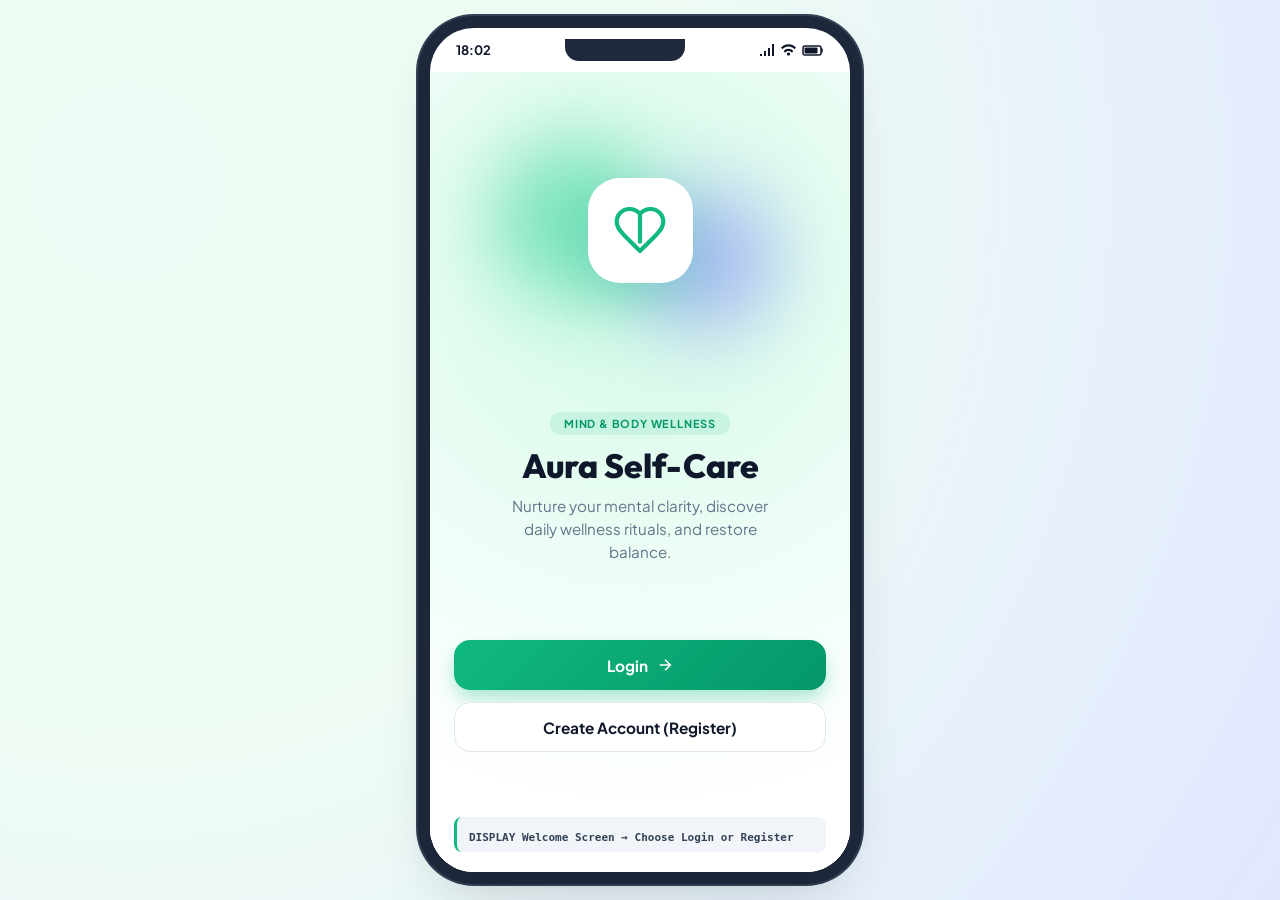
<file: Pseudocode/health-self-care-app/index.html>
<!DOCTYPE html>
<html lang="en">
<head>
  <meta charset="UTF-8">
  <meta name="viewport" content="width=device-width, initial-scale=1.0">
  <title>Aura — Health & Self-Care App</title>
  <meta name="description" content="Aura Health & Self-Care mobile application for daily wellness, meditation, health routines, and self-care blogs.">
  <link rel="preconnect" href="https://fonts.googleapis.com">
  <link rel="preconnect" href="https://fonts.gstatic.com" crossorigin>
  <link href="https://fonts.googleapis.com/css2?family=Plus+Jakarta+Sans:wght@300;400;500;600;700;800&family=Outfit:wght@400;600;700&display=swap" rel="stylesheet">
  <link rel="stylesheet" href="style.css">
</head>
<body>
  <div class="mobile-wrapper">
    <div class="mobile-frame">
      <!-- Status Bar -->
      <div class="status-bar">
        <span class="status-time" id="statusTime">09:41</span>
        <div class="notch"></div>
        <div class="status-icons">
          <svg width="16" height="12" viewBox="0 0 16 12" fill="currentColor"><path d="M1 10h2v2H1zm4-3h2v5H5zm4-3h2v8H9zm4-4h2v12h-2z"/></svg>
          <svg width="15" height="12" viewBox="0 0 15 12" fill="currentColor"><path d="M7.5 2.5C9.8 2.5 12 3.5 13.5 5.2L15 3.6C13.1 1.5 10.4.3 7.5.3 4.6.3 1.9 1.5 0 3.6l1.5 1.6C3 3.5 5.2 2.5 7.5 2.5zm0 4.6c1.3 0 2.5.6 3.4 1.6L12.3 7C11.1 5.6 9.4 4.7 7.5 4.7c-1.9 0-3.6.9-4.8 2.3l1.4 1.7c.9-1 2.1-1.6 3.4-1.6zm0 4.5c.9 0 1.6-.7 1.6-1.6 0-.9-.7-1.6-1.6-1.6-.9 0-1.6.7-1.6 1.6 0 .9.7 1.6 1.6 1.6z"/></svg>
          <svg width="22" height="11" viewBox="0 0 22 11" fill="currentColor"><rect x="1" y="1" width="18" height="9" rx="2" fill="none" stroke="currentColor" stroke-width="1.5"/><rect x="2.5" y="2.5" width="13" height="6" rx="1"/><path d="M20 4v3" stroke="currentColor" stroke-width="1.5" stroke-linecap="round"/></svg>
        </div>
      </div>

      <!-- App Viewport -->
      <div class="app-content" id="appViewport">

        <!-- ================= SCREEN 1: WELCOME SCREEN ================= -->
        <section class="screen active" id="screenWelcome">
          <div class="welcome-container">
            <div class="welcome-hero-art">
              <div class="orb orb-1"></div>
              <div class="orb orb-2"></div>
              <div class="welcome-icon-bubble">
                <svg width="56" height="56" viewBox="0 0 24 24" fill="none" stroke="currentColor" stroke-width="1.8" stroke-linecap="round" stroke-linejoin="round">
                  <path d="M19 14c1.49-1.46 3-3.21 3-5.5A5.5 5.5 0 0 0 16.5 3c-1.76 0-3 .5-4.5 2-1.5-1.5-2.74-2-4.5-2A5.5 5.5 0 0 0 2 8.5c0 2.3 1.5 4.05 3 5.5l7 7Z"/>
                  <path d="M12 5v12"/>
                </svg>
              </div>
            </div>

            <div class="welcome-copy">
              <span class="badge-pill">Mind & Body Wellness</span>
              <h1 class="welcome-title">Aura Self-Care</h1>
              <p class="welcome-subtitle">Nurture your mental clarity, discover daily wellness rituals, and restore balance.</p>
            </div>

            <div class="welcome-actions">
              <button class="btn btn-primary" id="btnGoToLogin">
                <span>Login</span>
                <svg width="18" height="18" viewBox="0 0 24 24" fill="none" stroke="currentColor" stroke-width="2.2"><path d="M5 12h14m-7-7 7 7-7 7"/></svg>
              </button>
              <button class="btn btn-secondary" id="btnGoToRegister">
                <span>Create Account (Register)</span>
              </button>
            </div>

            <div class="pseudocode-indicator">
              <code>DISPLAY Welcome Screen &rarr; Choose Login or Register</code>
            </div>
          </div>
        </section>

        <!-- ================= SCREEN 2: LOGIN SCREEN ================= -->
        <section class="screen" id="screenLogin">
          <div class="screen-header">
            <button class="back-btn" data-target="screenWelcome" aria-label="Back to Welcome">
              <svg width="20" height="20" viewBox="0 0 24 24" fill="none" stroke="currentColor" stroke-width="2.5"><path d="m15 18-6-6 6-6"/></svg>
            </button>
            <h2>Sign In</h2>
            <div style="width: 36px;"></div>
          </div>

          <div class="screen-body">
            <div class="auth-intro">
              <h3>Welcome back</h3>
              <p>Log in to access your personalized wellness and routines.</p>
            </div>

            <form id="loginForm" class="auth-form" onsubmit="return false;">
              <div class="input-group">
                <label for="loginEmail">Email Address</label>
                <div class="input-wrapper">
                  <svg width="18" height="18" viewBox="0 0 24 24" fill="none" stroke="currentColor" stroke-width="2"><path d="M4 4h16c1.1 0 2 .9 2 2v12c0 1.1-.9 2-2 2H4c-1.1 0-2-.9-2-2V6c0-1.1.9-2 2-2z"/><polyline points="22,6 12,13 2,6"/></svg>
                  <input type="email" id="loginEmail" placeholder="sarah.miller@example.com" value="sarah.wellness@aura.com" required>
                </div>
              </div>

              <div class="input-group">
                <label for="loginPassword">Password</label>
                <div class="input-wrapper">
                  <svg width="18" height="18" viewBox="0 0 24 24" fill="none" stroke="currentColor" stroke-width="2"><rect x="3" y="11" width="18" height="11" rx="2" ry="2"/><path d="M7 11V7a5 5 0 0 1 10 0v4"/></svg>
                  <input type="password" id="loginPassword" placeholder="••••••••" value="mindful2026" required>
                </div>
              </div>

              <div class="form-row-space">
                <label class="remember-label">
                  <input type="checkbox" checked> <span>Remember me</span>
                </label>
                <a href="#" class="inline-link" onclick="alert('Demo notice: Use your password or tap Login to proceed!')">Forgot?</a>
              </div>

              <button type="submit" class="btn btn-primary btn-block" id="btnLoginSubmit">
                <span>Login &rarr; Home Screen</span>
              </button>
            </form>

            <div class="auth-footer">
              <p>Don't have an account? <a href="#" id="linkLoginToRegister">Register here</a></p>
            </div>

            <div class="pseudocode-indicator">
              <code>INPUT Email & Password &rarr; NAVIGATE TO Home Screen</code>
            </div>
          </div>
        </section>

        <!-- ================= SCREEN 3: REGISTER SCREEN ================= -->
        <section class="screen" id="screenRegister">
          <div class="screen-header">
            <button class="back-btn" data-target="screenWelcome" aria-label="Back to Welcome">
              <svg width="20" height="20" viewBox="0 0 24 24" fill="none" stroke="currentColor" stroke-width="2.5"><path d="m15 18-6-6 6-6"/></svg>
            </button>
            <h2>Create Account</h2>
            <div style="width: 36px;"></div>
          </div>

          <div class="screen-body">
            <div class="auth-intro">
              <h3>Start your journey</h3>
              <p>Register to unlock self-care routines, blogs, and meditation guides.</p>
            </div>

            <form id="registerForm" class="auth-form" onsubmit="return false;">
              <div class="input-group">
                <label for="regName">Full Name</label>
                <div class="input-wrapper">
                  <svg width="18" height="18" viewBox="0 0 24 24" fill="none" stroke="currentColor" stroke-width="2"><path d="M20 21v-2a4 4 0 0 0-4-4H8a4 4 0 0 0-4 4v2"/><circle cx="12" cy="7" r="4"/></svg>
                  <input type="text" id="regName" placeholder="Sarah Miller" value="Sarah Miller" required>
                </div>
              </div>

              <div class="input-group">
                <label for="regEmail">Email Address</label>
                <div class="input-wrapper">
                  <svg width="18" height="18" viewBox="0 0 24 24" fill="none" stroke="currentColor" stroke-width="2"><path d="M4 4h16c1.1 0 2 .9 2 2v12c0 1.1-.9 2-2 2H4c-1.1 0-2-.9-2-2V6c0-1.1.9-2 2-2z"/><polyline points="22,6 12,13 2,6"/></svg>
                  <input type="email" id="regEmail" placeholder="sarah@example.com" value="sarah@example.com" required>
                </div>
              </div>

              <div class="input-group">
                <label for="regPassword">Password</label>
                <div class="input-wrapper">
                  <svg width="18" height="18" viewBox="0 0 24 24" fill="none" stroke="currentColor" stroke-width="2"><rect x="3" y="11" width="18" height="11" rx="2" ry="2"/><path d="M7 11V7a5 5 0 0 1 10 0v4"/></svg>
                  <input type="password" id="regPassword" placeholder="Create strong password" value="wellnessPass123" required>
                </div>
              </div>

              <div class="input-group">
                <label class="remember-label">
                  <input type="checkbox" checked required> <span>I agree to the Terms of Self-Care & Privacy</span>
                </label>
              </div>

              <button type="submit" class="btn btn-primary btn-block" id="btnRegisterSubmit">
                <span>Register &rarr; Home Screen</span>
              </button>
            </form>

            <div class="auth-footer">
              <p>Already have an account? <a href="#" id="linkRegisterToLogin">Login</a></p>
            </div>

            <div class="pseudocode-indicator">
              <code>INPUT Name, Email, Password &rarr; NAVIGATE TO Home Screen</code>
            </div>
          </div>
        </section>

        <!-- ================= SCREEN 4: HOME SCREEN ================= -->
        <section class="screen" id="screenHome">
          <div class="home-header">
            <div class="user-profile-badge">
              <div class="avatar">🌿</div>
              <div>
                <span class="greeting-subtitle">Good Morning,</span>
                <h3 class="user-greeting" id="homeUserName">Sarah Miller</h3>
              </div>
            </div>
            <button class="icon-action-btn" id="btnHomeLogout" title="Logout / Switch Account">
              <svg width="20" height="20" viewBox="0 0 24 24" fill="none" stroke="currentColor" stroke-width="2"><path d="M9 21H5a2 2 0 0 1-2-2V5a2 2 0 0 1 2-2h4"/><polyline points="16 17 21 12 16 7"/><line x1="21" y1="12" x2="9" y2="12"/></svg>
            </button>
          </div>

          <div class="home-scroll-area">
            <!-- Daily Wellness Banner -->
            <div class="wellness-card-banner">
              <div class="wellness-banner-text">
                <span class="banner-tag">Daily Mindset</span>
                <h4>"Peace begins with a conscious breath."</h4>
                <div class="streak-pill">
                  <svg width="14" height="14" viewBox="0 0 24 24" fill="#f59e0b"><path d="M12 2c.5 3.5 4 6 4 9a6 6 0 1 1-12 0c0-3 3.5-5.5 4-9z"/></svg>
                  <span>Day 7 Streak • Mindful Bloom</span>
                </div>
              </div>
            </div>

            <!-- Mood Check-in -->
            <div class="section-block">
              <div class="section-title-row">
                <h4>Today's Vibe</h4>
                <span class="muted-note">How are you feeling?</span>
              </div>
              <div class="mood-selector">
                <button class="mood-btn active" data-mood="Calm"><span>😌</span><small>Calm</small></button>
                <button class="mood-btn" data-mood="Happy"><span>✨</span><small>Joyful</small></button>
                <button class="mood-btn" data-mood="Tired"><span>😴</span><small>Tired</small></button>
                <button class="mood-btn" data-mood="Stressed"><span>🌧️</span><small>Anxious</small></button>
              </div>
            </div>

            <!-- Navigation Sections specified in Pseudocode -->
            <div class="section-block">
              <div class="section-title-row">
                <h4>Explore Sections</h4>
                <span class="muted-note">Tap to navigate</span>
              </div>

              <div class="flow-nav-cards">
                <!-- 1. Health Routine Blogs -->
                <div class="flow-card flow-card-emerald" id="navToHealthBlogs">
                  <div class="flow-card-icon">
                    <svg width="26" height="26" viewBox="0 0 24 24" fill="none" stroke="currentColor" stroke-width="2"><path d="M22 12h-4l-3 9L9 3l-3 9H2"/></svg>
                  </div>
                  <div class="flow-card-content">
                    <h5>Health Routine Blogs</h5>
                    <p>Circadian rhythms, hydration rituals, daily vitality tips</p>
                  </div>
                  <div class="flow-card-arrow">
                    <svg width="20" height="20" viewBox="0 0 24 24" fill="none" stroke="currentColor" stroke-width="2.5"><path d="m9 18 6-6-6-6"/></svg>
                  </div>
                </div>

                <!-- 2. Self-Care Blogs -->
                <div class="flow-card flow-card-rose" id="navToSelfCareBlogs">
                  <div class="flow-card-icon">
                    <svg width="26" height="26" viewBox="0 0 24 24" fill="none" stroke="currentColor" stroke-width="2"><path d="M12 21.35l-1.45-1.32C5.4 15.36 2 12.28 2 8.5 2 5.42 4.42 3 7.5 3c1.74 0 3.41.81 4.5 2.09C13.09 3.81 14.76 3 16.5 3 19.58 3 22 5.42 22 8.5c0 3.78-3.4 6.86-8.55 11.54L12 21.35z"/></svg>
                  </div>
                  <div class="flow-card-content">
                    <h5>Self-Care Blogs</h5>
                    <p>Digital detox, evening winddowns, emotional boundary guides</p>
                  </div>
                  <div class="flow-card-arrow">
                    <svg width="20" height="20" viewBox="0 0 24 24" fill="none" stroke="currentColor" stroke-width="2.5"><path d="m9 18 6-6-6-6"/></svg>
                  </div>
                </div>

                <!-- 3. Meditation and Exercises -->
                <div class="flow-card flow-card-violet" id="navToMeditation">
                  <div class="flow-card-icon">
                    <svg width="26" height="26" viewBox="0 0 24 24" fill="none" stroke="currentColor" stroke-width="2"><circle cx="12" cy="12" r="10"/><path d="m10 15 5-3-5-3v6z"/></svg>
                  </div>
                  <div class="flow-card-content">
                    <h5>Meditation and Exercises</h5>
                    <p>Guided breathwork timer, desk stretches, mindful zen audio</p>
                  </div>
                  <div class="flow-card-arrow">
                    <svg width="20" height="20" viewBox="0 0 24 24" fill="none" stroke="currentColor" stroke-width="2.5"><path d="m9 18 6-6-6-6"/></svg>
                  </div>
                </div>
              </div>
            </div>

            <div class="pseudocode-indicator">
              <code>DISPLAY Home Screen &rarr; Choose Blogs or Meditation</code>
            </div>
          </div>

          <!-- Bottom Navigation Bar -->
          <div class="bottom-tab-bar">
            <button class="tab-item active" data-target="screenHome">
              <svg width="20" height="20" viewBox="0 0 24 24" fill="none" stroke="currentColor" stroke-width="2"><path d="m3 9 9-7 9 7v11a2 2 0 0 1-2 2H5a2 2 0 0 1-2-2z"/></svg>
              <span>Home</span>
            </button>
            <button class="tab-item" data-target="screenHealthBlogs">
              <svg width="20" height="20" viewBox="0 0 24 24" fill="none" stroke="currentColor" stroke-width="2"><path d="M22 12h-4l-3 9L9 3l-3 9H2"/></svg>
              <span>Health</span>
            </button>
            <button class="tab-item" data-target="screenSelfCareBlogs">
              <svg width="20" height="20" viewBox="0 0 24 24" fill="none" stroke="currentColor" stroke-width="2"><path d="M12 21.35l-1.45-1.32C5.4 15.36 2 12.28 2 8.5 2 5.42 4.42 3 7.5 3c1.74 0 3.41.81 4.5 2.09C13.09 3.81 14.76 3 16.5 3 19.58 3 22 5.42 22 8.5c0 3.78-3.4 6.86-8.55 11.54L12 21.35z"/></svg>
              <span>Self-Care</span>
            </button>
            <button class="tab-item" data-target="screenMeditation">
              <svg width="20" height="20" viewBox="0 0 24 24" fill="none" stroke="currentColor" stroke-width="2"><circle cx="12" cy="12" r="10"/><path d="m10 15 5-3-5-3v6z"/></svg>
              <span>Zen</span>
            </button>
          </div>
        </section>

        <!-- ================= SCREEN 5: HEALTH ROUTINE BLOGS SCREEN ================= -->
        <section class="screen" id="screenHealthBlogs">
          <div class="screen-header">
            <button class="back-btn" data-target="screenHome" aria-label="Back to Home">
              <svg width="20" height="20" viewBox="0 0 24 24" fill="none" stroke="currentColor" stroke-width="2.5"><path d="m15 18-6-6 6-6"/></svg>
            </button>
            <h2>Health Routine Blogs</h2>
            <div style="width: 36px;"></div>
          </div>

          <div class="screen-body">
            <div class="category-chips">
              <button class="chip active">All Routines</button>
              <button class="chip">Morning</button>
              <button class="chip">Hydration</button>
              <button class="chip">Sleep</button>
            </div>

            <div class="blog-list" id="healthBlogList">
              <!-- Article 1 -->
              <article class="blog-card" onclick="openBlogModal('Circadian Rhythm Optimization', 'Health Routine', 'Dr. Marcus Vance', 'Learn how aligning your wake-up time with morning sunlight balances cortisol and improves natural melatonin production at night. Start with 10 minutes of direct outdoor light within 30 minutes of waking.')">
                <div class="blog-card-media" style="background: linear-gradient(135deg, #059669, #10b981);">
                  <span class="blog-tag">Routine 01</span>
                  <span class="read-time">4 min read</span>
                </div>
                <div class="blog-card-content">
                  <h4>Circadian Rhythm Mastery for Daily Energy</h4>
                  <p>How morning sunlight alignment calibrates your internal clock and boosts energy.</p>
                  <div class="blog-author-row">
                    <span>By Dr. Marcus Vance</span>
                    <span class="read-more-link">Read Article &rarr;</span>
                  </div>
                </div>
              </article>

              <!-- Article 2 -->
              <article class="blog-card" onclick="openBlogModal('The 8-Glass Hydration Architecture', 'Health Routine', 'Elena Rostova, RDN', 'Optimal hydration requires electrolytes and structured timing. Drinking a glass of warm mineral water with a pinch of pink salt upon waking restores cellular osmotic balance after overnight respiration.')">
                <div class="blog-card-media" style="background: linear-gradient(135deg, #0284c7, #38bdf8);">
                  <span class="blog-tag">Routine 02</span>
                  <span class="read-time">3 min read</span>
                </div>
                <div class="blog-card-content">
                  <h4>The 8-Glass Hydration Architecture</h4>
                  <p>Why cellular hydration is about mineral timing rather than just chugging water.</p>
                  <div class="blog-author-row">
                    <span>By Elena Rostova, RDN</span>
                    <span class="read-more-link">Read Article &rarr;</span>
                  </div>
                </div>
              </article>

              <!-- Article 3 -->
              <article class="blog-card" onclick="openBlogModal('Micro-Movement Breaks for Desk Workers', 'Health Routine', 'Coach Leo Tan', 'Sitting stagnant compresses spinal discs and reduces blood flow. Performing a 2-minute spinal twist and hip-flexor stretch every 50 minutes increases brain oxygenation and prevents lumbar strain.')">
                <div class="blog-card-media" style="background: linear-gradient(135deg, #4f46e5, #818cf8);">
                  <span class="blog-tag">Routine 03</span>
                  <span class="read-time">5 min read</span>
                </div>
                <div class="blog-card-content">
                  <h4>Micro-Movement Breaks for Desk Workers</h4>
                  <p>Prevent spinal compression and brain fog with 2-minute hourly reset habits.</p>
                  <div class="blog-author-row">
                    <span>By Coach Leo Tan</span>
                    <span class="read-more-link">Read Article &rarr;</span>
                  </div>
                </div>
              </article>
            </div>

            <div class="pseudocode-indicator">
              <code>DISPLAY Health Routine Blogs Screen</code>
            </div>
          </div>
        </section>

        <!-- ================= SCREEN 6: SELF-CARE BLOGS SCREEN ================= -->
        <section class="screen" id="screenSelfCareBlogs">
          <div class="screen-header">
            <button class="back-btn" data-target="screenHome" aria-label="Back to Home">
              <svg width="20" height="20" viewBox="0 0 24 24" fill="none" stroke="currentColor" stroke-width="2.5"><path d="m15 18-6-6 6-6"/></svg>
            </button>
            <h2>Self-Care Blogs</h2>
            <div style="width: 36px;"></div>
          </div>

          <div class="screen-body">
            <div class="category-chips">
              <button class="chip active">Mindset</button>
              <button class="chip">Detox</button>
              <button class="chip">Boundaries</button>
              <button class="chip">Journaling</button>
            </div>

            <div class="blog-list" id="selfCareBlogList">
              <!-- Article 1 -->
              <article class="blog-card" onclick="openBlogModal('The Digital Sunset: Reclaiming Your Evenings', 'Self-Care Ritual', 'Clara Dubois', 'Blue light suppresses natural melatonin, but notifications fuel cognitive hyper-vigilance. Establishing a hard phone curfew at 9:00 PM creates psychological space to decompress.')">
                <div class="blog-card-media" style="background: linear-gradient(135deg, #e11d48, #fb7185);">
                  <span class="blog-tag">Self-Care 01</span>
                  <span class="read-time">6 min read</span>
                </div>
                <div class="blog-card-content">
                  <h4>The Digital Sunset: Reclaiming Evenings</h4>
                  <p>Step-by-step framework to disconnect from screen overload before bedtime.</p>
                  <div class="blog-author-row">
                    <span>By Clara Dubois</span>
                    <span class="read-more-link">Read Article &rarr;</span>
                  </div>
                </div>
              </article>

              <!-- Article 2 -->
              <article class="blog-card" onclick="openBlogModal('Setting Kind & Unapologetic Boundaries', 'Self-Care Ritual', 'Amara Okafor, PsyD', 'Saying yes to everything is saying no to your peace. Learn diplomatic phrases that honor your time and protect your emotional reserves without guilt.')">
                <div class="blog-card-media" style="background: linear-gradient(135deg, #d97706, #fbbf24);">
                  <span class="blog-tag">Self-Care 02</span>
                  <span class="read-time">5 min read</span>
                </div>
                <div class="blog-card-content">
                  <h4>Setting Kind & Unapologetic Boundaries</h4>
                  <p>How to protect your mental energy from conversational drain and overtime.</p>
                  <div class="blog-author-row">
                    <span>By Amara Okafor, PsyD</span>
                    <span class="read-more-link">Read Article &rarr;</span>
                  </div>
                </div>
              </article>

              <!-- Article 3 -->
              <article class="blog-card" onclick="openBlogModal('Brain-Dump Journaling for Anxiety', 'Self-Care Ritual', 'Sarah Chen', 'When thoughts race in circles, transferring them to paper halts mental rumination. Spend 5 minutes every night writing uncensored thoughts to empty cognitive clutter.')">
                <div class="blog-card-media" style="background: linear-gradient(135deg, #9333ea, #c084fc);">
                  <span class="blog-tag">Self-Care 03</span>
                  <span class="read-time">4 min read</span>
                </div>
                <div class="blog-card-content">
                  <h4>Brain-Dump Journaling for Anxiety Relief</h4>
                  <p>The 5-minute night paper purge to calm overthinking and invite deep sleep.</p>
                  <div class="blog-author-row">
                    <span>By Sarah Chen</span>
                    <span class="read-more-link">Read Article &rarr;</span>
                  </div>
                </div>
              </article>
            </div>

            <div class="pseudocode-indicator">
              <code>DISPLAY Self-Care Blogs Screen</code>
            </div>
          </div>
        </section>

        <!-- ================= SCREEN 7: MEDITATION AND EXERCISES SCREEN ================= -->
        <section class="screen" id="screenMeditation">
          <div class="screen-header">
            <button class="back-btn" data-target="screenHome" aria-label="Back to Home">
              <svg width="20" height="20" viewBox="0 0 24 24" fill="none" stroke="currentColor" stroke-width="2.5"><path d="m15 18-6-6 6-6"/></svg>
            </button>
            <h2>Meditation & Exercises</h2>
            <div style="width: 36px;"></div>
          </div>

          <div class="screen-body">
            <!-- Breathing Visualizer Card -->
            <div class="zen-visualizer-box">
              <span class="badge-pill">Interactive 4-4-4 Breathwork</span>
              <div class="breathing-circle-outer">
                <div class="breathing-circle-inner" id="breathCircle">
                  <span id="breathPhaseText">Inhale</span>
                </div>
              </div>
              <div class="breath-timer-display" id="breathTimerDisplay">00:04</div>
              <div class="breath-controls">
                <button class="btn btn-primary" id="btnToggleBreathing">
                  <span id="breathBtnLabel">Start Breathing Session</span>
                </button>
              </div>
            </div>

            <!-- Guided Exercise Routines -->
            <div class="exercise-section">
              <h4>Mind-Body Quick Routines</h4>
              
              <div class="routine-item" onclick="startExerciseRoutine('5-Min Desk Unwind', 'Gentle neck, shoulder, and thoracic rotations designed to relieve tension from laptop posture.')">
                <div class="routine-icon" style="background: #e0f2fe; color: #0284c7;">🧘‍♂️</div>
                <div class="routine-info">
                  <h5>5-Min Desk Unwind</h5>
                  <p>Gentle spinal stretches & shoulder rolls</p>
                </div>
                <span class="duration-badge">5 min</span>
              </div>

              <div class="routine-item" onclick="startExerciseRoutine('Core & Posture Reset', 'Active core engagement and bird-dog alignment to strengthen spinal posture.')">
                <div class="routine-icon" style="background: #fef3c7; color: #d97706;">⚡</div>
                <div class="routine-info">
                  <h5>Core & Posture Reset</h5>
                  <p>Bird-dog and pelvic stabilization flow</p>
                </div>
                <span class="duration-badge">8 min</span>
              </div>

              <div class="routine-item" onclick="startExerciseRoutine('Sound Bath & Deep Relaxation', 'Calming 432Hz ambient binaural soundscape for releasing nervous system stress.')">
                <div class="routine-icon" style="background: #ede9fe; color: #7c3aed;">🔔</div>
                <div class="routine-info">
                  <h5>Sound Bath & Deep Zen</h5>
                  <p>432Hz soundscape & guided body scan</p>
                </div>
                <span class="duration-badge">12 min</span>
              </div>
            </div>

            <div class="pseudocode-indicator">
              <code>DISPLAY Meditation and Exercises Screen</code>
            </div>
          </div>
        </section>

      </div> <!-- /app-content -->

      <!-- Interactive Blog Reader Modal -->
      <div class="modal-overlay" id="blogModal">
        <div class="modal-sheet">
          <div class="modal-handle"></div>
          <div class="modal-header">
            <span class="badge-pill" id="modalCategory">Category</span>
            <button class="close-modal-btn" id="btnCloseBlogModal">&times;</button>
          </div>
          <h3 id="modalTitle">Article Title</h3>
          <p class="modal-author" id="modalAuthor">Author info</p>
          <div class="modal-body" id="modalContent">
            Article body text...
          </div>
          <div class="modal-actions">
            <button class="btn btn-secondary" id="btnBookmarkArticle">
              <span>Bookmark Routine</span>
            </button>
            <button class="btn btn-primary" id="btnFinishArticle">
              <span>Done Reading</span>
            </button>
          </div>
        </div>
      </div>

      <!-- Toast Notification -->
      <div class="toast-notice" id="appToast">Notification message</div>
    </div> <!-- /mobile-frame -->
  </div> <!-- /mobile-wrapper -->

  <script src="app.js"></script>
</body>
</html>
</file>
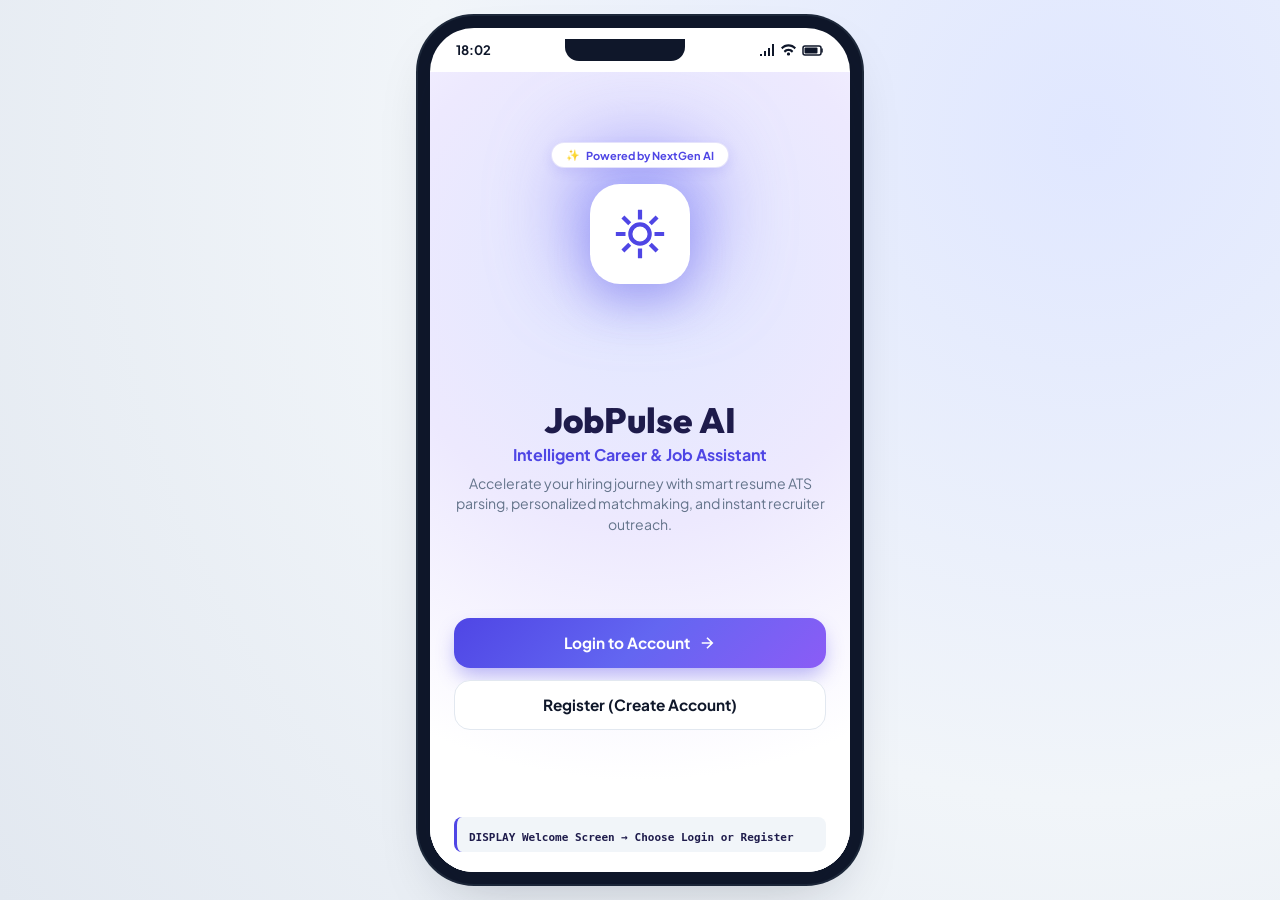
<file: Pseudocode/intelligent-job-assistant/index.html>
<!DOCTYPE html>
<html lang="en">
<head>
  <meta charset="UTF-8">
  <meta name="viewport" content="width=device-width, initial-scale=1.0">
  <title>JobPulse AI — Intelligent Job Assistant</title>
  <meta name="description" content="AI-powered Job Assistant mobile app prototype for resume analysis, skill profiles, subscription tiers, and job selection.">
  <link rel="preconnect" href="https://fonts.googleapis.com">
  <link rel="preconnect" href="https://fonts.gstatic.com" crossorigin>
  <link href="https://fonts.googleapis.com/css2?family=Plus+Jakarta+Sans:wght@300;400;500;600;700;800&family=Outfit:wght@500;600;700;800&display=swap" rel="stylesheet">
  <link rel="stylesheet" href="style.css">
</head>
<body>
  <div class="mobile-wrapper">
    <div class="mobile-frame">
      <!-- Status Bar -->
      <div class="status-bar">
        <span class="status-time" id="statusTime">09:41</span>
        <div class="notch"></div>
        <div class="status-icons">
          <svg width="16" height="12" viewBox="0 0 16 12" fill="currentColor"><path d="M1 10h2v2H1zm4-3h2v5H5zm4-3h2v8H9zm4-4h2v12h-2z"/></svg>
          <svg width="15" height="12" viewBox="0 0 15 12" fill="currentColor"><path d="M7.5 2.5C9.8 2.5 12 3.5 13.5 5.2L15 3.6C13.1 1.5 10.4.3 7.5.3 4.6.3 1.9 1.5 0 3.6l1.5 1.6C3 3.5 5.2 2.5 7.5 2.5zm0 4.6c1.3 0 2.5.6 3.4 1.6L12.3 7C11.1 5.6 9.4 4.7 7.5 4.7c-1.9 0-3.6.9-4.8 2.3l1.4 1.7c.9-1 2.1-1.6 3.4-1.6zm0 4.5c.9 0 1.6-.7 1.6-1.6 0-.9-.7-1.6-1.6-1.6-.9 0-1.6.7-1.6 1.6 0 .9.7 1.6 1.6 1.6z"/></svg>
          <svg width="22" height="11" viewBox="0 0 22 11" fill="currentColor"><rect x="1" y="1" width="18" height="9" rx="2" fill="none" stroke="currentColor" stroke-width="1.5"/><rect x="2.5" y="2.5" width="13" height="6" rx="1"/><path d="M20 4v3" stroke="currentColor" stroke-width="1.5" stroke-linecap="round"/></svg>
        </div>
      </div>

      <!-- App Viewport -->
      <div class="app-content" id="appViewport">

        <!-- ================= SCREEN 1: WELCOME SCREEN ================= -->
        <section class="screen active" id="screenWelcome">
          <div class="welcome-container">
            <div class="welcome-hero-art">
              <div class="glowing-mesh"></div>
              <div class="ai-badge-chip">
                <span class="sparkle-icon">✨</span>
                <span>Powered by NextGen AI</span>
              </div>
              <div class="ai-brain-card">
                <svg width="58" height="58" viewBox="0 0 24 24" fill="none" stroke="currentColor" stroke-width="1.75">
                  <path d="M12 2v4M12 18v4M4.93 4.93l2.83 2.83M16.24 16.24l2.83 2.83M2 12h4M18 12h4M4.93 19.07l2.83-2.83M16.24 7.76l2.83-2.83"/>
                  <circle cx="12" cy="12" r="4"/>
                </svg>
              </div>
            </div>

            <div class="welcome-copy">
              <h1 class="welcome-title">JobPulse AI</h1>
              <p class="welcome-tagline">Intelligent Career & Job Assistant</p>
              <p class="welcome-subtitle">Accelerate your hiring journey with smart resume ATS parsing, personalized matchmaking, and instant recruiter outreach.</p>
            </div>

            <div class="welcome-actions">
              <button class="btn btn-primary" id="btnGoToLogin">
                <span>Login to Account</span>
                <svg width="18" height="18" viewBox="0 0 24 24" fill="none" stroke="currentColor" stroke-width="2.2"><path d="M5 12h14m-7-7 7 7-7 7"/></svg>
              </button>
              <button class="btn btn-secondary" id="btnGoToRegister">
                <span>Register (Create Account)</span>
              </button>
            </div>

            <div class="pseudocode-indicator">
              <code>DISPLAY Welcome Screen &rarr; Choose Login or Register</code>
            </div>
          </div>
        </section>

        <!-- ================= SCREEN 2: LOGIN SCREEN ================= -->
        <section class="screen" id="screenLogin">
          <div class="screen-header">
            <button class="back-btn" data-target="screenWelcome" aria-label="Back to Welcome">
              <svg width="20" height="20" viewBox="0 0 24 24" fill="none" stroke="currentColor" stroke-width="2.5"><path d="m15 18-6-6 6-6"/></svg>
            </button>
            <h2>Job Assistant Login</h2>
            <div style="width: 36px;"></div>
          </div>

          <div class="screen-body">
            <div class="auth-intro">
              <h3>Sign in to JobPulse</h3>
              <p>Access your AI application pipeline and saved job matches.</p>
            </div>

            <form id="loginForm" class="auth-form" onsubmit="return false;">
              <div class="input-group">
                <label for="loginEmail">Email Address</label>
                <div class="input-wrapper">
                  <svg width="18" height="18" viewBox="0 0 24 24" fill="none" stroke="currentColor" stroke-width="2"><path d="M4 4h16c1.1 0 2 .9 2 2v12c0 1.1-.9 2-2 2H4c-1.1 0-2-.9-2-2V6c0-1.1.9-2 2-2z"/><polyline points="22,6 12,13 2,6"/></svg>
                  <input type="email" id="loginEmail" placeholder="candidate@example.com" value="alex.dev@jobpulse.ai" required>
                </div>
              </div>

              <div class="input-group">
                <label for="loginPassword">Password</label>
                <div class="input-wrapper">
                  <svg width="18" height="18" viewBox="0 0 24 24" fill="none" stroke="currentColor" stroke-width="2"><rect x="3" y="11" width="18" height="11" rx="2" ry="2"/><path d="M7 11V7a5 5 0 0 1 10 0v4"/></svg>
                  <input type="password" id="loginPassword" placeholder="••••••••" value="jobHunter2026" required>
                </div>
              </div>

              <div class="form-row-space">
                <label class="remember-label">
                  <input type="checkbox" checked> <span>Stay logged in</span>
                </label>
                <a href="#" class="inline-link" onclick="alert('Demo: Click Login to proceed to Home screen')">Forgot password?</a>
              </div>

              <button type="submit" class="btn btn-primary btn-block" id="btnLoginSubmit">
                <span>Login &rarr; Home Screen</span>
              </button>
            </form>

            <div class="auth-footer">
              <p>Need an account? <a href="#" id="linkLoginToRegister">Register here</a></p>
            </div>

            <div class="pseudocode-indicator">
              <code>IF user selects "Login" &rarr; DISPLAY Login Screen &rarr; Home</code>
            </div>
          </div>
        </section>

        <!-- ================= SCREEN 3: REGISTER SCREEN ================= -->
        <section class="screen" id="screenRegister">
          <div class="screen-header">
            <button class="back-btn" data-target="screenWelcome" aria-label="Back to Welcome">
              <svg width="20" height="20" viewBox="0 0 24 24" fill="none" stroke="currentColor" stroke-width="2.5"><path d="m15 18-6-6 6-6"/></svg>
            </button>
            <h2>Create Candidate Profile</h2>
            <div style="width: 36px;"></div>
          </div>

          <div class="screen-body">
            <div class="auth-intro">
              <h3>Start Job Assistant</h3>
              <p>Create your profile for automated matches and resume checks.</p>
            </div>

            <form id="registerForm" class="auth-form" onsubmit="return false;">
              <div class="input-group">
                <label for="regFullName">Full Name</label>
                <div class="input-wrapper">
                  <svg width="18" height="18" viewBox="0 0 24 24" fill="none" stroke="currentColor" stroke-width="2"><path d="M20 21v-2a4 4 0 0 0-4-4H8a4 4 0 0 0-4 4v2"/><circle cx="12" cy="7" r="4"/></svg>
                  <input type="text" id="regFullName" placeholder="Alex Chen" value="Alex Chen" required>
                </div>
              </div>

              <div class="input-group">
                <label for="regEmail">Work Email</label>
                <div class="input-wrapper">
                  <svg width="18" height="18" viewBox="0 0 24 24" fill="none" stroke="currentColor" stroke-width="2"><path d="M4 4h16c1.1 0 2 .9 2 2v12c0 1.1-.9 2-2 2H4c-1.1 0-2-.9-2-2V6c0-1.1.9-2 2-2z"/><polyline points="22,6 12,13 2,6"/></svg>
                  <input type="email" id="regEmail" placeholder="alex@domain.com" value="alex.chen@domain.com" required>
                </div>
              </div>

              <div class="input-group">
                <label for="regPassword">Password</label>
                <div class="input-wrapper">
                  <svg width="18" height="18" viewBox="0 0 24 24" fill="none" stroke="currentColor" stroke-width="2"><rect x="3" y="11" width="18" height="11" rx="2" ry="2"/><path d="M7 11V7a5 5 0 0 1 10 0v4"/></svg>
                  <input type="password" id="regPassword" placeholder="Minimum 8 characters" value="passCareer2026" required>
                </div>
              </div>

              <button type="submit" class="btn btn-primary btn-block" id="btnRegisterSubmit">
                <span>Register &rarr; Home Screen</span>
              </button>
            </form>

            <div class="auth-footer">
              <p>Already registered? <a href="#" id="linkRegisterToLogin">Login</a></p>
            </div>

            <div class="pseudocode-indicator">
              <code>ELSE IF user selects "Register" &rarr; DISPLAY Registration Screen</code>
            </div>
          </div>
        </section>

        <!-- ================= SCREEN 4: HOME SCREEN ================= -->
        <section class="screen" id="screenHome">
          <div class="home-header">
            <div class="user-profile-badge">
              <div class="avatar-tech">💼</div>
              <div>
                <span class="greeting-subtitle">Job Seeker Hub</span>
                <h3 class="user-greeting" id="homeCandidateName">Alex Chen</h3>
              </div>
            </div>
            <button class="icon-action-btn" id="btnHomeLogout" title="Logout">
              <svg width="20" height="20" viewBox="0 0 24 24" fill="none" stroke="currentColor" stroke-width="2"><path d="M9 21H5a2 2 0 0 1-2-2V5a2 2 0 0 1 2-2h4"/><polyline points="16 17 21 12 16 7"/><line x1="21" y1="12" x2="9" y2="12"/></svg>
            </button>
          </div>

          <div class="home-scroll-area">
            <!-- AI Career Radar Banner -->
            <div class="ai-stat-banner">
              <div class="banner-top-badge">
                <span class="pulse-dot"></span>
                <span>AI Profile Match 94%</span>
              </div>
              <h4>18 New High-Match Jobs Available</h4>
              <p>Based on your skills: React, TypeScript, Node.js, and Cloud Architecture.</p>
              <div class="stat-row">
                <div class="mini-stat">
                  <strong>4</strong>
                  <span>Interviews</span>
                </div>
                <div class="mini-stat">
                  <strong>12</strong>
                  <span>Applied</span>
                </div>
                <div class="mini-stat">
                  <strong>92</strong>
                  <span>ATS Score</span>
                </div>
              </div>
            </div>

            <!-- The 4 Core Navigation Modules specified in Pseudocode -->
            <div class="section-block">
              <div class="section-title-row">
                <h4>Assistant Navigation Flow</h4>
                <span class="muted-note">Choose an option</span>
              </div>

              <div class="flow-nav-cards">
                <!-- Option 1: Subscription -->
                <div class="flow-card flow-card-gold" id="navToSubscription">
                  <div class="flow-card-icon">
                    <svg width="26" height="26" viewBox="0 0 24 24" fill="none" stroke="currentColor" stroke-width="2"><polygon points="12 2 15.09 8.26 22 9.27 17 14.14 18.18 21.02 12 17.77 5.82 21.02 7 14.14 2 9.27 8.91 8.26 12 2"/></svg>
                  </div>
                  <div class="flow-card-content">
                    <h5>Subscription</h5>
                    <p>Unlock AI auto-apply, salary unlock, & interview coach</p>
                  </div>
                  <div class="flow-card-arrow">
                    <svg width="20" height="20" viewBox="0 0 24 24" fill="none" stroke="currentColor" stroke-width="2.5"><path d="m9 18 6-6-6-6"/></svg>
                  </div>
                </div>

                <!-- Option 2: Personal Details -->
                <div class="flow-card flow-card-blue" id="navToPersonalDetails">
                  <div class="flow-card-icon">
                    <svg width="26" height="26" viewBox="0 0 24 24" fill="none" stroke="currentColor" stroke-width="2"><path d="M20 21v-2a4 4 0 0 0-4-4H8a4 4 0 0 0-4 4v2"/><circle cx="12" cy="7" r="4"/></svg>
                  </div>
                  <div class="flow-card-content">
                    <h5>Personal Details</h5>
                    <p>Input Name, Qualification, and Skill competencies</p>
                  </div>
                  <div class="flow-card-arrow">
                    <svg width="20" height="20" viewBox="0 0 24 24" fill="none" stroke="currentColor" stroke-width="2.5"><path d="m9 18 6-6-6-6"/></svg>
                  </div>
                </div>

                <!-- Option 3: Upload Resume -->
                <div class="flow-card flow-card-emerald" id="navToResumeUpload">
                  <div class="flow-card-icon">
                    <svg width="26" height="26" viewBox="0 0 24 24" fill="none" stroke="currentColor" stroke-width="2"><path d="M21 15v4a2 2 0 0 1-2 2H5a2 2 0 0 1-2-2v-4"/><polyline points="17 8 12 3 7 8"/><line x1="12" y1="3" x2="12" y2="15"/></svg>
                  </div>
                  <div class="flow-card-content">
                    <h5>Upload Resume</h5>
                    <p>Submit CV for real-time ATS optimization & keyword score</p>
                  </div>
                  <div class="flow-card-arrow">
                    <svg width="20" height="20" viewBox="0 0 24 24" fill="none" stroke="currentColor" stroke-width="2.5"><path d="m9 18 6-6-6-6"/></svg>
                  </div>
                </div>

                <!-- Option 4: Choose Job -->
                <div class="flow-card flow-card-indigo" id="navToChooseJob">
                  <div class="flow-card-icon">
                    <svg width="26" height="26" viewBox="0 0 24 24" fill="none" stroke="currentColor" stroke-width="2"><rect x="2" y="7" width="20" height="14" rx="2" ry="2"/><path d="M16 21V5a2 2 0 0 0-2-2h-4a2 2 0 0 0-2 2v16"/></svg>
                  </div>
                  <div class="flow-card-content">
                    <h5>Choose Job</h5>
                    <p>Browse curated available openings & apply in 1-click</p>
                  </div>
                  <div class="flow-card-arrow">
                    <svg width="20" height="20" viewBox="0 0 24 24" fill="none" stroke="currentColor" stroke-width="2.5"><path d="m9 18 6-6-6-6"/></svg>
                  </div>
                </div>
              </div>
            </div>

            <div class="pseudocode-indicator">
              <code>DISPLAY Home Screen &rarr; Choose: Subscription | Personal Details | Upload Resume | Choose Job</code>
            </div>
          </div>

          <!-- Bottom Navigation Bar -->
          <div class="bottom-tab-bar">
            <button class="tab-item active" data-target="screenHome">
              <svg width="20" height="20" viewBox="0 0 24 24" fill="none" stroke="currentColor" stroke-width="2"><path d="m3 9 9-7 9 7v11a2 2 0 0 1-2 2H5a2 2 0 0 1-2-2z"/></svg>
              <span>Home</span>
            </button>
            <button class="tab-item" data-target="screenPersonalDetails">
              <svg width="20" height="20" viewBox="0 0 24 24" fill="none" stroke="currentColor" stroke-width="2"><path d="M20 21v-2a4 4 0 0 0-4-4H8a4 4 0 0 0-4 4v2"/><circle cx="12" cy="7" r="4"/></svg>
              <span>Profile</span>
            </button>
            <button class="tab-item" data-target="screenResumeUpload">
              <svg width="20" height="20" viewBox="0 0 24 24" fill="none" stroke="currentColor" stroke-width="2"><path d="M14 2H6a2 2 0 0 0-2 2v16a2 2 0 0 0 2 2h12a2 2 0 0 0 2-2V8z"/><polyline points="14 2 14 8 20 8"/></svg>
              <span>Resume</span>
            </button>
            <button class="tab-item" data-target="screenChooseJob">
              <svg width="20" height="20" viewBox="0 0 24 24" fill="none" stroke="currentColor" stroke-width="2"><rect x="2" y="7" width="20" height="14" rx="2" ry="2"/><path d="M16 21V5a2 2 0 0 0-2-2h-4a2 2 0 0 0-2 2v16"/></svg>
              <span>Jobs</span>
            </button>
          </div>
        </section>

        <!-- ================= SCREEN 5: SUBSCRIPTION PLANS SCREEN ================= -->
        <section class="screen" id="screenSubscription">
          <div class="screen-header">
            <button class="back-btn" data-target="screenHome" aria-label="Back to Home">
              <svg width="20" height="20" viewBox="0 0 24 24" fill="none" stroke="currentColor" stroke-width="2.5"><path d="m15 18-6-6 6-6"/></svg>
            </button>
            <h2>Subscription Plans</h2>
            <div style="width: 36px;"></div>
          </div>

          <div class="screen-body">
            <div class="sub-hero">
              <span class="badge-pill">Power Up Your Career</span>
              <h3>Choose Your AI Tier</h3>
              <p>Accelerate your hiring cycle by 3.8x with AI automation.</p>
            </div>

            <!-- Free Plan -->
            <div class="pricing-card">
              <div class="pricing-badge">Basic</div>
              <div class="pricing-header">
                <h4>Starter Candidate</h4>
                <div class="price-value">$0 <small>/ month</small></div>
              </div>
              <ul class="plan-features">
                <li><span class="check-tick">✓</span> 5 Job Applications / week</li>
                <li><span class="check-tick">✓</span> Basic ATS Resume Scan</li>
                <li><span class="cross-tick">✕</span> Auto-Apply Bot disabled</li>
              </ul>
              <button class="btn btn-secondary btn-block" onclick="activateSubscription('Starter Candidate (Free)')">Current Plan</button>
            </div>

            <!-- Pro Plan (Featured) -->
            <div class="pricing-card featured">
              <div class="pricing-badge gold">MOST POPULAR</div>
              <div class="pricing-header">
                <h4>Pro Career Booster</h4>
                <div class="price-value">$19.99 <small>/ month</small></div>
              </div>
              <ul class="plan-features">
                <li><span class="check-tick">✓</span> Unlimited AI Applications</li>
                <li><span class="check-tick">✓</span> 99% ATS Resume Optimization</li>
                <li><span class="check-tick">✓</span> AI Interview Mock Voice Coach</li>
                <li><span class="check-tick">✓</span> Direct Recruiter InMail Delivery</li>
              </ul>
              <button class="btn btn-primary btn-block" onclick="activateSubscription('Pro Career Booster ($19.99/mo)')">
                <span>Activate Pro Membership</span>
              </button>
            </div>

            <div class="pseudocode-indicator">
              <code>DISPLAY Subscription Plans Screen</code>
            </div>
          </div>
        </section>

        <!-- ================= SCREEN 6: PERSONAL DETAILS SCREEN ================= -->
        <section class="screen" id="screenPersonalDetails">
          <div class="screen-header">
            <button class="back-btn" data-target="screenHome" aria-label="Back to Home">
              <svg width="20" height="20" viewBox="0 0 24 24" fill="none" stroke="currentColor" stroke-width="2.5"><path d="m15 18-6-6 6-6"/></svg>
            </button>
            <h2>Personal Details</h2>
            <div style="width: 36px;"></div>
          </div>

          <div class="screen-body">
            <div class="auth-intro">
              <h3>Candidate Qualifications</h3>
              <p>Configure Name, Qualification, and Skills for AI job matchmaking.</p>
            </div>

            <form id="detailsForm" class="auth-form" onsubmit="return false;">
              <!-- INPUT Name -->
              <div class="input-group">
                <label for="profileFullName">Full Legal Name</label>
                <div class="input-wrapper">
                  <svg width="18" height="18" viewBox="0 0 24 24" fill="none" stroke="currentColor" stroke-width="2"><path d="M20 21v-2a4 4 0 0 0-4-4H8a4 4 0 0 0-4 4v2"/><circle cx="12" cy="7" r="4"/></svg>
                  <input type="text" id="profileFullName" value="Alex Chen" required>
                </div>
              </div>

              <!-- INPUT Qualification -->
              <div class="input-group">
                <label for="profileQualification">Highest Qualification</label>
                <div class="input-wrapper">
                  <svg width="18" height="18" viewBox="0 0 24 24" fill="none" stroke="currentColor" stroke-width="2"><path d="M22 10v6M2 10l10-5 10 5-10 5z"/><path d="M6 12v5c3 3 9 3 12 0v-5"/></svg>
                  <input type="text" id="profileQualification" value="B.Tech in Computer Science & Engineering" required>
                </div>
              </div>

              <div class="input-group">
                <label for="profileUniversity">University / Institution</label>
                <div class="input-wrapper">
                  <svg width="18" height="18" viewBox="0 0 24 24" fill="none" stroke="currentColor" stroke-width="2"><path d="M3 21h18M3 10h18M5 6l7-3 7 3M4 10v11M20 10v11M8 14v4M12 14v4M16 14v4"/></svg>
                  <input type="text" id="profileUniversity" value="National Institute of Technology" required>
                </div>
              </div>

              <!-- INPUT Skills -->
              <div class="input-group">
                <label>Technical & Professional Skills</label>
                <div class="input-wrapper">
                  <svg width="18" height="18" viewBox="0 0 24 24" fill="none" stroke="currentColor" stroke-width="2"><polygon points="12 2 15.09 8.26 22 9.27 17 14.14 18.18 21.02 12 17.77 5.82 21.02 7 14.14 2 9.27 8.91 8.26 12 2"/></svg>
                  <input type="text" id="skillInputField" placeholder="Type a skill and press Enter...">
                </div>
                <div class="skills-chips-wrapper" id="skillsTagContainer">
                  <!-- Skill chips dynamically rendered -->
                  <span class="skill-tag">React <span class="remove-skill" onclick="removeSkill(this)">&times;</span></span>
                  <span class="skill-tag">TypeScript <span class="remove-skill" onclick="removeSkill(this)">&times;</span></span>
                  <span class="skill-tag">Node.js <span class="remove-skill" onclick="removeSkill(this)">&times;</span></span>
                  <span class="skill-tag">Docker <span class="remove-skill" onclick="removeSkill(this)">&times;</span></span>
                  <span class="skill-tag">AWS Cloud <span class="remove-skill" onclick="removeSkill(this)">&times;</span></span>
                </div>
              </div>

              <button type="submit" class="btn btn-primary btn-block" id="btnSaveDetails">
                <span>Save Personal Details &rarr; Home</span>
              </button>
            </form>

            <div class="pseudocode-indicator">
              <code>DISPLAY Personal Details Screen &rarr; INPUT Name, Qualification and Skills</code>
            </div>
          </div>
        </section>

        <!-- ================= SCREEN 7: RESUME UPLOAD SCREEN ================= -->
        <section class="screen" id="screenResumeUpload">
          <div class="screen-header">
            <button class="back-btn" data-target="screenHome" aria-label="Back to Home">
              <svg width="20" height="20" viewBox="0 0 24 24" fill="none" stroke="currentColor" stroke-width="2.5"><path d="m15 18-6-6 6-6"/></svg>
            </button>
            <h2>Upload Resume</h2>
            <div style="width: 36px;"></div>
          </div>

          <div class="screen-body">
            <div class="upload-dropzone" id="resumeDropzone">
              <div class="upload-icon">
                <svg width="48" height="48" viewBox="0 0 24 24" fill="none" stroke="currentColor" stroke-width="1.8"><path d="M21 15v4a2 2 0 0 1-2 2H5a2 2 0 0 1-2-2v-4"/><polyline points="17 8 12 3 7 8"/><line x1="12" y1="3" x2="12" y2="15"/></svg>
              </div>
              <h4>Upload your Resume (PDF / DOCX)</h4>
              <p>Drag and drop your file here or tap to select</p>
              <input type="file" id="resumeFileInput" accept=".pdf,.doc,.docx" style="display: none;">
              <button type="button" class="btn btn-secondary" onclick="document.getElementById('resumeFileInput').click()">Browse Files</button>
            </div>

            <!-- Pre-filler quick test -->
            <button class="btn btn-secondary btn-block" id="btnPrefillSampleResume">
              <span>⚡ Load Sample Resume (Alex_Chen_CV.pdf)</span>
            </button>

            <!-- ATS Analysis Card (Dynamic) -->
            <div class="ats-report-card" id="atsReportCard">
              <div class="ats-score-row">
                <div>
                  <span class="badge-pill">ATS Compatibility</span>
                  <h4 id="uploadedResumeFileName">Alex_Chen_Senior_Dev.pdf</h4>
                  <small id="uploadedResumeDate">Analyzed just now • 284 KB</small>
                </div>
                <div class="score-circle">
                  <span>92%</span>
                  <small>Score</small>
                </div>
              </div>

              <div class="analysis-checks">
                <div class="check-item ok">
                  <span>✓</span> Strong Action Verbs Identified (87%)
                </div>
                <div class="check-item ok">
                  <span>✓</span> High Match for Full Stack Roles
                </div>
                <div class="check-item warn">
                  <span>!</span> Suggest adding Cloud Certification link
                </div>
              </div>

              <button class="btn btn-primary btn-block" id="btnResumeDone">
                <span>Save & Continue to Job Matching</span>
              </button>
            </div>

            <div class="pseudocode-indicator">
              <code>DISPLAY Resume Upload Screen</code>
            </div>
          </div>
        </section>

        <!-- ================= SCREEN 8: CHOOSE JOB SCREEN ================= -->
        <section class="screen" id="screenChooseJob">
          <div class="screen-header">
            <button class="back-btn" data-target="screenHome" aria-label="Back to Home">
              <svg width="20" height="20" viewBox="0 0 24 24" fill="none" stroke="currentColor" stroke-width="2.5"><path d="m15 18-6-6 6-6"/></svg>
            </button>
            <h2>Job Selection</h2>
            <div style="width: 36px;"></div>
          </div>

          <div class="screen-body">
            <!-- Search & Filters -->
            <div class="input-wrapper search-bar">
              <svg width="18" height="18" viewBox="0 0 24 24" fill="none" stroke="currentColor" stroke-width="2"><circle cx="11" cy="11" r="8"/><line x1="21" y1="21" x2="16.65" y2="16.65"/></svg>
              <input type="text" id="jobSearchInput" placeholder="Search title, tech stack, company...">
            </div>

            <div class="category-chips">
              <button class="chip active" data-filter="all">All Jobs</button>
              <button class="chip" data-filter="remote">Remote</button>
              <button class="chip" data-filter="frontend">Frontend</button>
              <button class="chip" data-filter="fullstack">Full Stack</button>
              <button class="chip" data-filter="ai">AI / ML</button>
            </div>

            <!-- DISPLAY Available Jobs -->
            <div class="jobs-list" id="jobsListContainer">
              <!-- Job 1 -->
              <div class="job-card" onclick="openJobDetailModal('Senior Frontend Engineer', 'CloudScale Inc.', 'San Francisco, CA (Remote)', '$135,000 - $160,000', '96% AI Match', 'Seeking an experienced React & TypeScript engineer to lead high-performance client dashboards and micro-frontend architecture.')">
                <div class="job-card-header">
                  <div class="company-logo" style="background: #e0f2fe; color: #0284c7;">☁️</div>
                  <div class="job-header-info">
                    <h4>Senior Frontend Engineer</h4>
                    <span class="company-name">CloudScale Inc. • Remote</span>
                  </div>
                  <span class="match-score-pill">96% Match</span>
                </div>
                <div class="job-card-meta">
                  <span class="meta-tag">$135k - $160k</span>
                  <span class="meta-tag">Full-time</span>
                  <span class="meta-tag">React / Next.js</span>
                </div>
              </div>

              <!-- Job 2 -->
              <div class="job-card" onclick="openJobDetailModal('Full Stack AI Platform Engineer', 'NexusAI Labs', 'New York, NY (Hybrid)', '$145,000 - $175,000', '93% AI Match', 'Develop autonomous agent workflows and scalable Python/Node backends powering generative AI applications.')">
                <div class="job-card-header">
                  <div class="company-logo" style="background: #ede9fe; color: #7c3aed;">⚡</div>
                  <div class="job-header-info">
                    <h4>Full Stack AI Platform Eng</h4>
                    <span class="company-name">NexusAI Labs • New York</span>
                  </div>
                  <span class="match-score-pill">93% Match</span>
                </div>
                <div class="job-card-meta">
                  <span class="meta-tag">$145k - $175k</span>
                  <span class="meta-tag">Hybrid</span>
                  <span class="meta-tag">Python / TypeScript</span>
                </div>
              </div>

              <!-- Job 3 -->
              <div class="job-card" onclick="openJobDetailModal('UI/UX Product Systems Designer', 'Aura Design Co.', 'London, UK (Remote)', '£85,000 - £105,000', '89% AI Match', 'Create high-converting design systems, mobile UI prototypes in Figma, and micro-interaction specifications.')">
                <div class="job-card-header">
                  <div class="company-logo" style="background: #fce7f3; color: #db2777;">🎨</div>
                  <div class="job-header-info">
                    <h4>UI/UX Systems Designer</h4>
                    <span class="company-name">Aura Design Co. • Remote</span>
                  </div>
                  <span class="match-score-pill">89% Match</span>
                </div>
                <div class="job-card-meta">
                  <span class="meta-tag">£85k - £105k</span>
                  <span class="meta-tag">Contract</span>
                  <span class="meta-tag">Figma / CSS</span>
                </div>
              </div>

              <!-- Job 4 -->
              <div class="job-card" onclick="openJobDetailModal('Cloud Infrastructure Engineer', 'Apex Datacenter', 'Austin, TX', '$140,000 - $165,000', '91% AI Match', 'Design fault-tolerant Kubernetes orchestration, AWS Terraform modules, and CI/CD pipelines.')">
                <div class="job-card-header">
                  <div class="company-logo" style="background: #fef3c7; color: #d97706;">🛡️</div>
                  <div class="job-header-info">
                    <h4>Cloud DevOps Engineer</h4>
                    <span class="company-name">Apex Datacenter • Austin</span>
                  </div>
                  <span class="match-score-pill">91% Match</span>
                </div>
                <div class="job-card-meta">
                  <span class="meta-tag">$140k - $165k</span>
                  <span class="meta-tag">On-site</span>
                  <span class="meta-tag">Kubernetes / AWS</span>
                </div>
              </div>
            </div>

            <div class="pseudocode-indicator">
              <code>DISPLAY Job Selection Screen &rarr; DISPLAY Available Jobs</code>
            </div>
          </div>
        </section>

      </div> <!-- /app-content -->

      <!-- Job Details & Apply Modal -->
      <div class="modal-overlay" id="jobDetailModal">
        <div class="modal-sheet">
          <div class="modal-handle"></div>
          <div class="modal-header">
            <span class="badge-pill" id="modalJobMatch">96% Match</span>
            <button class="close-modal-btn" id="btnCloseJobModal">&times;</button>
          </div>
          <h3 id="modalJobTitle">Senior Frontend Engineer</h3>
          <p class="modal-company" id="modalJobCompany">CloudScale Inc. • Remote</p>
          <div class="job-salary-banner" id="modalJobSalary">$135,000 - $160,000 / yr</div>
          <div class="modal-body" id="modalJobDesc">
            Job description details...
          </div>
          <div class="modal-actions">
            <button class="btn btn-secondary" onclick="alert('Job added to your saved bookmarks!')">Bookmark</button>
            <button class="btn btn-primary" id="btnSubmitApplication">
              <span>🚀 1-Click AI Apply</span>
            </button>
          </div>
        </div>
      </div>

      <!-- Toast Notification -->
      <div class="toast-notice" id="appToast">Notification message</div>
    </div> <!-- /mobile-frame -->
  </div> <!-- /mobile-wrapper -->

  <script src="app.js"></script>
</body>
</html>
</file>
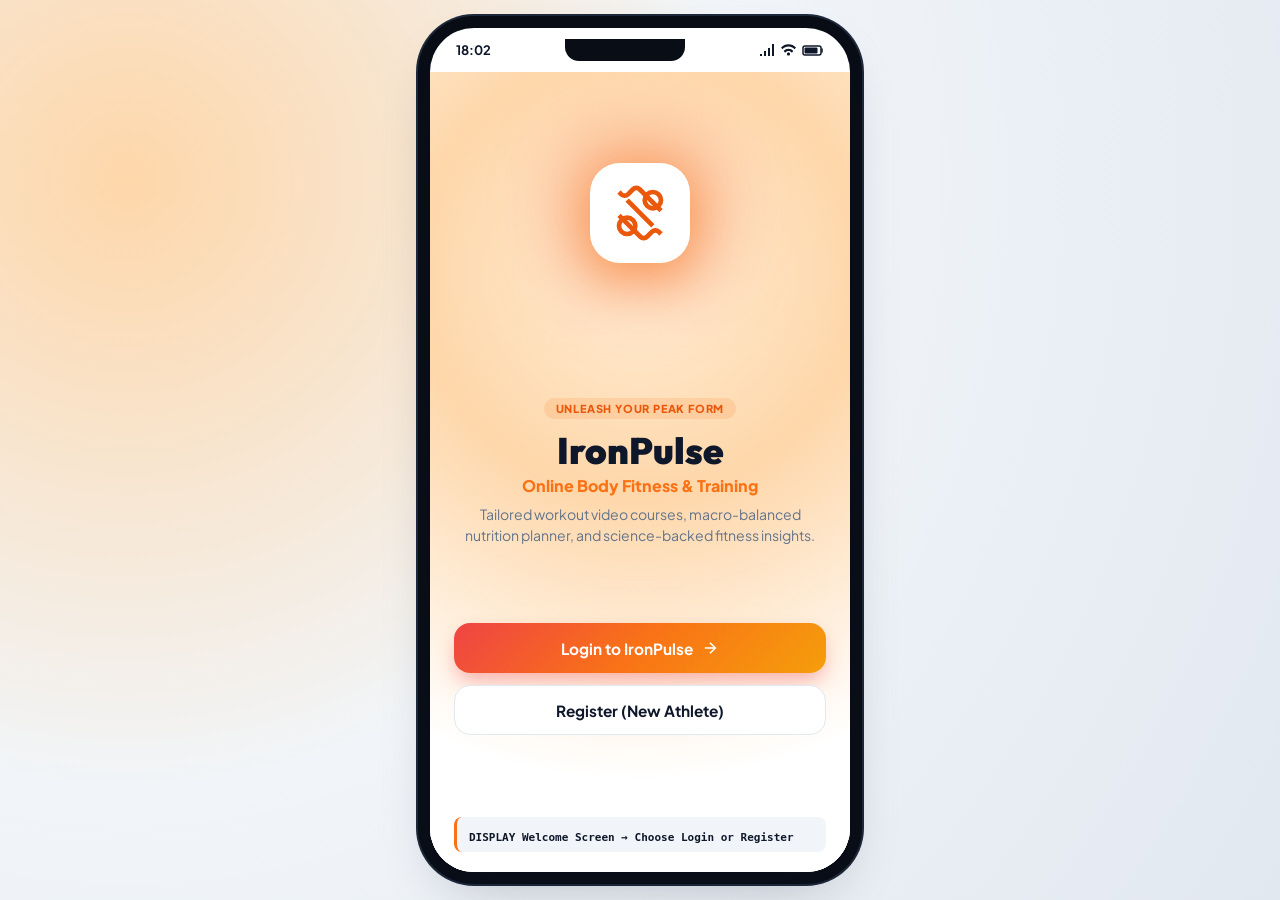
<file: Pseudocode/online-body-fitness-app/index.html>
<!DOCTYPE html>
<html lang="en">
<head>
  <meta charset="UTF-8">
  <meta name="viewport" content="width=device-width, initial-scale=1.0">
  <title>IronPulse — Online Body Fitness App</title>
  <meta name="description" content="Online Body Fitness mobile app prototype with workout blogs, macro diet planner, video routines, and multi-step subscription payment flow.">
  <link rel="preconnect" href="https://fonts.googleapis.com">
  <link rel="preconnect" href="https://fonts.gstatic.com" crossorigin>
  <link href="https://fonts.googleapis.com/css2?family=Plus+Jakarta+Sans:wght@300;400;500;600;700;800&family=Outfit:wght@600;700;800;900&display=swap" rel="stylesheet">
  <link rel="stylesheet" href="style.css">
</head>
<body>
  <div class="mobile-wrapper">
    <div class="mobile-frame">
      <!-- Status Bar -->
      <div class="status-bar">
        <span class="status-time" id="statusTime">09:41</span>
        <div class="notch"></div>
        <div class="status-icons">
          <svg width="16" height="12" viewBox="0 0 16 12" fill="currentColor"><path d="M1 10h2v2H1zm4-3h2v5H5zm4-3h2v8H9zm4-4h2v12h-2z"/></svg>
          <svg width="15" height="12" viewBox="0 0 15 12" fill="currentColor"><path d="M7.5 2.5C9.8 2.5 12 3.5 13.5 5.2L15 3.6C13.1 1.5 10.4.3 7.5.3 4.6.3 1.9 1.5 0 3.6l1.5 1.6C3 3.5 5.2 2.5 7.5 2.5zm0 4.6c1.3 0 2.5.6 3.4 1.6L12.3 7C11.1 5.6 9.4 4.7 7.5 4.7c-1.9 0-3.6.9-4.8 2.3l1.4 1.7c.9-1 2.1-1.6 3.4-1.6zm0 4.5c.9 0 1.6-.7 1.6-1.6 0-.9-.7-1.6-1.6-1.6-.9 0-1.6.7-1.6 1.6 0 .9.7 1.6 1.6 1.6z"/></svg>
          <svg width="22" height="11" viewBox="0 0 22 11" fill="currentColor"><rect x="1" y="1" width="18" height="9" rx="2" fill="none" stroke="currentColor" stroke-width="1.5"/><rect x="2.5" y="2.5" width="13" height="6" rx="1"/><path d="M20 4v3" stroke="currentColor" stroke-width="1.5" stroke-linecap="round"/></svg>
        </div>
      </div>

      <!-- App Viewport -->
      <div class="app-content" id="appViewport">

        <!-- ================= SCREEN 1: WELCOME SCREEN ================= -->
        <section class="screen active" id="screenWelcome">
          <div class="welcome-container">
            <div class="welcome-hero-art">
              <div class="flame-glow"></div>
              <div class="fitness-icon-bubble">
                <svg width="56" height="56" viewBox="0 0 24 24" fill="none" stroke="currentColor" stroke-width="2"><path d="m6.5 6.5 11 11"/><path d="m21 21-1-1a2 2 0 0 0-2.83 0l-2.17 2.17a2 2 0 0 1-2.83 0L3 13"/><path d="m3 3 1 1a2 2 0 0 0 2.83 0l2.17-2.17a2 2 0 0 1 2.83 0L21 11"/><circle cx="17.5" cy="6.5" r="3.5"/><circle cx="6.5" cy="17.5" r="3.5"/></svg>
              </div>
            </div>

            <div class="welcome-copy">
              <span class="badge-pill">Unleash Your Peak Form</span>
              <h1 class="welcome-title">IronPulse</h1>
              <p class="welcome-tagline">Online Body Fitness & Training</p>
              <p class="welcome-subtitle">Tailored workout video courses, macro-balanced nutrition planner, and science-backed fitness insights.</p>
            </div>

            <div class="welcome-actions">
              <button class="btn btn-primary" id="btnGoToLogin">
                <span>Login to IronPulse</span>
                <svg width="18" height="18" viewBox="0 0 24 24" fill="none" stroke="currentColor" stroke-width="2.2"><path d="M5 12h14m-7-7 7 7-7 7"/></svg>
              </button>
              <button class="btn btn-secondary" id="btnGoToRegister">
                <span>Register (New Athlete)</span>
              </button>
            </div>

            <div class="pseudocode-indicator">
              <code>DISPLAY Welcome Screen &rarr; Choose Login or Register</code>
            </div>
          </div>
        </section>

        <!-- ================= SCREEN 2: LOGIN SCREEN ================= -->
        <section class="screen" id="screenLogin">
          <div class="screen-header">
            <button class="back-btn" data-target="screenWelcome" aria-label="Back to Welcome">
              <svg width="20" height="20" viewBox="0 0 24 24" fill="none" stroke="currentColor" stroke-width="2.5"><path d="m15 18-6-6 6-6"/></svg>
            </button>
            <h2>Member Login</h2>
            <div style="width: 36px;"></div>
          </div>

          <div class="screen-body">
            <div class="auth-intro">
              <h3>Welcome Back</h3>
              <p>Log in to access your workout streak and meal records.</p>
            </div>

            <form id="loginForm" class="auth-form" onsubmit="return false;">
              <div class="input-group">
                <label for="loginEmail">Athlete Email</label>
                <div class="input-wrapper">
                  <svg width="18" height="18" viewBox="0 0 24 24" fill="none" stroke="currentColor" stroke-width="2"><path d="M4 4h16c1.1 0 2 .9 2 2v12c0 1.1-.9 2-2 2H4c-1.1 0-2-.9-2-2V6c0-1.1.9-2 2-2z"/><polyline points="22,6 12,13 2,6"/></svg>
                  <input type="email" id="loginEmail" placeholder="athlete@ironpulse.fit" value="chris.fitness@ironpulse.fit" required>
                </div>
              </div>

              <div class="input-group">
                <label for="loginPassword">Password</label>
                <div class="input-wrapper">
                  <svg width="18" height="18" viewBox="0 0 24 24" fill="none" stroke="currentColor" stroke-width="2"><rect x="3" y="11" width="18" height="11" rx="2" ry="2"/><path d="M7 11V7a5 5 0 0 1 10 0v4"/></svg>
                  <input type="password" id="loginPassword" placeholder="••••••••" value="fitnessBeast2026" required>
                </div>
              </div>

              <div class="form-row-space">
                <label class="remember-label">
                  <input type="checkbox" checked> <span>Keep me logged in</span>
                </label>
                <a href="#" class="inline-link" onclick="alert('Demo: Click Login to proceed to Home screen')">Reset?</a>
              </div>

              <button type="submit" class="btn btn-primary btn-block" id="btnLoginSubmit">
                <span>Login &rarr; Home Screen</span>
              </button>
            </form>

            <div class="auth-footer">
              <p>Need membership? <a href="#" id="linkLoginToRegister">Register here</a></p>
            </div>

            <div class="pseudocode-indicator">
              <code>IF user selects "Login" &rarr; DISPLAY Login Screen &rarr; Home</code>
            </div>
          </div>
        </section>

        <!-- ================= SCREEN 3: REGISTER SCREEN ================= -->
        <section class="screen" id="screenRegister">
          <div class="screen-header">
            <button class="back-btn" data-target="screenWelcome" aria-label="Back to Welcome">
              <svg width="20" height="20" viewBox="0 0 24 24" fill="none" stroke="currentColor" stroke-width="2.5"><path d="m15 18-6-6 6-6"/></svg>
            </button>
            <h2>Join IronPulse</h2>
            <div style="width: 36px;"></div>
          </div>

          <div class="screen-body">
            <div class="auth-intro">
              <h3>Create Athlete Account</h3>
              <p>Set your target goals and unlock custom plans.</p>
            </div>

            <form id="registerForm" class="auth-form" onsubmit="return false;">
              <div class="input-group">
                <label for="regAthleteName">Full Name</label>
                <div class="input-wrapper">
                  <svg width="18" height="18" viewBox="0 0 24 24" fill="none" stroke="currentColor" stroke-width="2"><path d="M20 21v-2a4 4 0 0 0-4-4H8a4 4 0 0 0-4 4v2"/><circle cx="12" cy="7" r="4"/></svg>
                  <input type="text" id="regAthleteName" placeholder="Chris Taylor" value="Chris Taylor" required>
                </div>
              </div>

              <div class="input-group">
                <label for="regEmail">Email Address</label>
                <div class="input-wrapper">
                  <svg width="18" height="18" viewBox="0 0 24 24" fill="none" stroke="currentColor" stroke-width="2"><path d="M4 4h16c1.1 0 2 .9 2 2v12c0 1.1-.9 2-2 2H4c-1.1 0-2-.9-2-2V6c0-1.1.9-2 2-2z"/><polyline points="22,6 12,13 2,6"/></svg>
                  <input type="email" id="regEmail" placeholder="chris@domain.com" value="chris@domain.com" required>
                </div>
              </div>

              <div class="input-group">
                <label for="regFitnessGoal">Primary Body Goal</label>
                <div class="input-wrapper">
                  <svg width="18" height="18" viewBox="0 0 24 24" fill="none" stroke="currentColor" stroke-width="2"><polygon points="12 2 15.09 8.26 22 9.27 17 14.14 18.18 21.02 12 17.77 5.82 21.02 7 14.14 2 9.27 8.91 8.26 12 2"/></svg>
                  <input type="text" id="regFitnessGoal" value="Lean Muscle Hypertrophy & Fat Loss" required>
                </div>
              </div>

              <div class="input-group">
                <label for="regPassword">Password</label>
                <div class="input-wrapper">
                  <svg width="18" height="18" viewBox="0 0 24 24" fill="none" stroke="currentColor" stroke-width="2"><rect x="3" y="11" width="18" height="11" rx="2" ry="2"/><path d="M7 11V7a5 5 0 0 1 10 0v4"/></svg>
                  <input type="password" id="regPassword" placeholder="Minimum 8 characters" value="fitnessStrong123" required>
                </div>
              </div>

              <button type="submit" class="btn btn-primary btn-block" id="btnRegisterSubmit">
                <span>Register &rarr; Home Screen</span>
              </button>
            </form>

            <div class="auth-footer">
              <p>Existing member? <a href="#" id="linkRegisterToLogin">Login</a></p>
            </div>

            <div class="pseudocode-indicator">
              <code>ELSE IF user selects "Register" &rarr; DISPLAY Registration Screen</code>
            </div>
          </div>
        </section>

        <!-- ================= SCREEN 4: HOME SCREEN ================= -->
        <section class="screen" id="screenHome">
          <div class="home-header">
            <div class="user-profile-badge">
              <div class="avatar-fitness">🔥</div>
              <div>
                <span class="greeting-subtitle">Active Athlete</span>
                <h3 class="user-greeting" id="homeAthleteName">Chris Taylor</h3>
              </div>
            </div>
            <button class="icon-action-btn" id="btnHomeLogout" title="Logout">
              <svg width="20" height="20" viewBox="0 0 24 24" fill="none" stroke="currentColor" stroke-width="2"><path d="M9 21H5a2 2 0 0 1-2-2V5a2 2 0 0 1 2-2h4"/><polyline points="16 17 21 12 16 7"/><line x1="21" y1="12" x2="9" y2="12"/></svg>
            </button>
          </div>

          <div class="home-scroll-area">
            <!-- Daily Calorie & Activity Burn Card -->
            <div class="activity-hero-card">
              <div class="activity-ring-box">
                <div class="calorie-number">
                  <strong>680</strong>
                  <small>kcal burned</small>
                </div>
              </div>
              <div class="activity-meta">
                <span class="badge-pill-fire">🔥 5-Day Streak</span>
                <h4>Upper Body Hypertrophy</h4>
                <div class="mini-activity-stats">
                  <span>⏱️ 52 Mins</span>
                  <span>💪 16 Sets</span>
                  <span>💧 2.1L Water</span>
                </div>
              </div>
            </div>

            <!-- The 4 Core Navigation Modules specified in Pseudocode -->
            <div class="section-block">
              <div class="section-title-row">
                <h4>Training & Nutrition Hub</h4>
                <span class="muted-note">Select module</span>
              </div>

              <div class="flow-nav-cards">
                <!-- 1. Fitness Blog -->
                <div class="flow-card flow-card-orange" id="navToFitnessBlog">
                  <div class="flow-card-icon">
                    <svg width="26" height="26" viewBox="0 0 24 24" fill="none" stroke="currentColor" stroke-width="2"><path d="M4 19.5A2.5 2.5 0 0 1 6.5 17H20"/><path d="M6.5 2H20v20H6.5A2.5 2.5 0 0 1 4 19.5v-15A2.5 2.5 0 0 1 6.5 2z"/></svg>
                  </div>
                  <div class="flow-card-content">
                    <h5>Fitness Blog</h5>
                    <p>Science-backed lifting principles, hypertrophy, & recovery</p>
                  </div>
                  <div class="flow-card-arrow">
                    <svg width="20" height="20" viewBox="0 0 24 24" fill="none" stroke="currentColor" stroke-width="2.5"><path d="m9 18 6-6-6-6"/></svg>
                  </div>
                </div>

                <!-- 2. Diet Planner -->
                <div class="flow-card flow-card-green" id="navToDietPlanner">
                  <div class="flow-card-icon">
                    <svg width="26" height="26" viewBox="0 0 24 24" fill="none" stroke="currentColor" stroke-width="2"><path d="M18 8h1a4 4 0 0 1 0 8h-1"/><path d="M2 8h16v9a4 4 0 0 1-4 4H6a4 4 0 0 1-4-4V8z"/><line x1="6" y1="1" x2="6" y2="4"/><line x1="10" y1="1" x2="10" y2="4"/><line x1="14" y1="1" x2="14" y2="4"/></svg>
                  </div>
                  <div class="flow-card-content">
                    <h5>Diet Planner</h5>
                    <p>Calculate macros, track protein goals, & customize daily meals</p>
                  </div>
                  <div class="flow-card-arrow">
                    <svg width="20" height="20" viewBox="0 0 24 24" fill="none" stroke="currentColor" stroke-width="2.5"><path d="m9 18 6-6-6-6"/></svg>
                  </div>
                </div>

                <!-- 3. Fitness Videos -->
                <div class="flow-card flow-card-rose" id="navToFitnessVideos">
                  <div class="flow-card-icon">
                    <svg width="26" height="26" viewBox="0 0 24 24" fill="none" stroke="currentColor" stroke-width="2"><polygon points="23 7 16 12 23 17 23 7"/><rect x="1" y="5" width="15" height="14" rx="2" ry="2"/></svg>
                  </div>
                  <div class="flow-card-content">
                    <h5>Fitness Videos</h5>
                    <p>Stream coached HD workout masterclasses & HIIT follow-alongs</p>
                  </div>
                  <div class="flow-card-arrow">
                    <svg width="20" height="20" viewBox="0 0 24 24" fill="none" stroke="currentColor" stroke-width="2.5"><path d="m9 18 6-6-6-6"/></svg>
                  </div>
                </div>

                <!-- 4. Subscription -->
                <div class="flow-card flow-card-purple" id="navToSubscription">
                  <div class="flow-card-icon">
                    <svg width="26" height="26" viewBox="0 0 24 24" fill="none" stroke="currentColor" stroke-width="2"><polygon points="12 2 15.09 8.26 22 9.27 17 14.14 18.18 21.02 12 17.77 5.82 21.02 7 14.14 2 9.27 8.91 8.26 12 2"/></svg>
                  </div>
                  <div class="flow-card-content">
                    <h5>Subscription</h5>
                    <p>Upgrade to Pro & VIP &rarr; Payment &rarr; Payment Confirmation</p>
                  </div>
                  <div class="flow-card-arrow">
                    <svg width="20" height="20" viewBox="0 0 24 24" fill="none" stroke="currentColor" stroke-width="2.5"><path d="m9 18 6-6-6-6"/></svg>
                  </div>
                </div>
              </div>
            </div>

            <div class="pseudocode-indicator">
              <code>DISPLAY Home Screen &rarr; Choose: Fitness Blog | Diet Planner | Fitness Videos | Subscription</code>
            </div>
          </div>

          <!-- Bottom Tab Bar -->
          <div class="bottom-tab-bar">
            <button class="tab-item active" data-target="screenHome">
              <svg width="20" height="20" viewBox="0 0 24 24" fill="none" stroke="currentColor" stroke-width="2"><path d="m3 9 9-7 9 7v11a2 2 0 0 1-2 2H5a2 2 0 0 1-2-2z"/></svg>
              <span>Home</span>
            </button>
            <button class="tab-item" data-target="screenFitnessBlog">
              <svg width="20" height="20" viewBox="0 0 24 24" fill="none" stroke="currentColor" stroke-width="2"><path d="M4 19.5A2.5 2.5 0 0 1 6.5 17H20"/><path d="M6.5 2H20v20H6.5A2.5 2.5 0 0 1 4 19.5v-15A2.5 2.5 0 0 1 6.5 2z"/></svg>
              <span>Blog</span>
            </button>
            <button class="tab-item" data-target="screenDietPlanner">
              <svg width="20" height="20" viewBox="0 0 24 24" fill="none" stroke="currentColor" stroke-width="2"><path d="M18 8h1a4 4 0 0 1 0 8h-1"/><path d="M2 8h16v9a4 4 0 0 1-4 4H6a4 4 0 0 1-4-4V8z"/></svg>
              <span>Diet</span>
            </button>
            <button class="tab-item" data-target="screenFitnessVideos">
              <svg width="20" height="20" viewBox="0 0 24 24" fill="none" stroke="currentColor" stroke-width="2"><polygon points="23 7 16 12 23 17 23 7"/><rect x="1" y="5" width="15" height="14" rx="2" ry="2"/></svg>
              <span>Videos</span>
            </button>
          </div>
        </section>

        <!-- ================= SCREEN 5: FITNESS BLOG SCREEN ================= -->
        <section class="screen" id="screenFitnessBlog">
          <div class="screen-header">
            <button class="back-btn" data-target="screenHome" aria-label="Back to Home">
              <svg width="20" height="20" viewBox="0 0 24 24" fill="none" stroke="currentColor" stroke-width="2.5"><path d="m15 18-6-6 6-6"/></svg>
            </button>
            <h2>Fitness Blog</h2>
            <div style="width: 36px;"></div>
          </div>

          <div class="screen-body">
            <div class="category-chips">
              <button class="chip active">All Training</button>
              <button class="chip">Hypertrophy</button>
              <button class="chip">HIIT</button>
              <button class="chip">Recovery</button>
            </div>

            <div class="blog-list" id="fitnessBlogList">
              <!-- Post 1 -->
              <article class="blog-card" onclick="openBlogModal('The Science of Progressive Overload', 'Strength Principles', 'Coach Dave Stone', 'Progressive overload is the fundamental driver of muscle hypertrophy. Whether increasing resistance, training volume, or shortening rest periods, challenging muscle tissue with incrementally higher mechanical tension signals adaptation.')">
                <div class="blog-card-media" style="background: linear-gradient(135deg, #ea580c, #f97316);">
                  <span class="blog-tag">Muscle Building</span>
                  <span class="read-time">5 min read</span>
                </div>
                <div class="blog-card-content">
                  <h4>The Science of Progressive Overload</h4>
                  <p>How mechanical tension, volume progression, and RIR drive muscle growth.</p>
                  <div class="blog-author-row">
                    <span>By Coach Dave Stone</span>
                    <span class="read-more-link">Read Guide &rarr;</span>
                  </div>
                </div>
              </article>

              <!-- Post 2 -->
              <article class="blog-card" onclick="openBlogModal('HIIT vs Steady-State Cardio for Fat Oxidation', 'Cardio Physiology', 'Dr. Rachel Vance', 'High-Intensity Interval Training triggers elevated excess post-exercise oxygen consumption (EPOC), elevating basal metabolic rate for up to 24 hours post session while preserving lean mass.')">
                <div class="blog-card-media" style="background: linear-gradient(135deg, #e11d48, #f43f5e);">
                  <span class="blog-tag">Fat Loss</span>
                  <span class="read-time">4 min read</span>
                </div>
                <div class="blog-card-content">
                  <h4>HIIT vs Steady-State Cardio Comparison</h4>
                  <p>Optimizing EPOC and metabolic conditioning without compromising lifting recovery.</p>
                  <div class="blog-author-row">
                    <span>By Dr. Rachel Vance</span>
                    <span class="read-more-link">Read Guide &rarr;</span>
                  </div>
                </div>
              </article>

              <!-- Post 3 -->
              <article class="blog-card" onclick="openBlogModal('Post-Workout Anabolic Window: Myths & Reality', 'Sports Nutrition', 'Liam Becker, MS, CSCS', 'Total daily protein intake and distribution across 3-4 meals is far more decisive than rushing a shake within 15 minutes. Aim for 0.4g/kg of leucine-rich protein post-training.')">
                <div class="blog-card-media" style="background: linear-gradient(135deg, #65a30d, #84cc16);">
                  <span class="blog-tag">Nutrition</span>
                  <span class="read-time">6 min read</span>
                </div>
                <div class="blog-card-content">
                  <h4>Post-Workout Window: Myths & Facts</h4>
                  <p>Evidence-based guidelines on protein synthesis timing and glycogen replenishment.</p>
                  <div class="blog-author-row">
                    <span>By Liam Becker, CSCS</span>
                    <span class="read-more-link">Read Guide &rarr;</span>
                  </div>
                </div>
              </article>
            </div>

            <div class="pseudocode-indicator">
              <code>DISPLAY Fitness Blog Screen</code>
            </div>
          </div>
        </section>

        <!-- ================= SCREEN 6: DIET PLANNER SCREEN ================= -->
        <section class="screen" id="screenDietPlanner">
          <div class="screen-header">
            <button class="back-btn" data-target="screenHome" aria-label="Back to Home">
              <svg width="20" height="20" viewBox="0 0 24 24" fill="none" stroke="currentColor" stroke-width="2.5"><path d="m15 18-6-6 6-6"/></svg>
            </button>
            <h2>Diet Planner</h2>
            <div style="width: 36px;"></div>
          </div>

          <div class="screen-body">
            <!-- Calorie & Macros Dashboard -->
            <div class="macro-banner-card">
              <div class="calorie-target-row">
                <div>
                  <span class="badge-pill-lime">Daily Energy Target</span>
                  <h3>2,400 <small>kcal / day</small></h3>
                </div>
                <div class="macro-target-badge">Hypertrophy Goal</div>
              </div>

              <!-- Macro breakdown bars -->
              <div class="macro-bars-grid">
                <div class="macro-stat">
                  <div class="macro-top"><span>Protein</span><strong>185g</strong></div>
                  <div class="macro-bar"><div class="fill protein" style="width: 78%;"></div></div>
                </div>
                <div class="macro-stat">
                  <div class="macro-top"><span>Carbs</span><strong>260g</strong></div>
                  <div class="macro-bar"><div class="fill carbs" style="width: 65%;"></div></div>
                </div>
                <div class="macro-stat">
                  <div class="macro-top"><span>Fats</span><strong>65g</strong></div>
                  <div class="macro-bar"><div class="fill fats" style="width: 50%;"></div></div>
                </div>
              </div>
            </div>

            <!-- Meal Plan Schedule -->
            <div class="section-block">
              <div class="section-title-row">
                <h4>Today's Meal Schedule</h4>
                <span class="muted-note">Customized Plan</span>
              </div>

              <!-- Meal 1 -->
              <div class="meal-card">
                <div class="meal-icon" style="background: #fef3c7; color: #d97706;">🍳</div>
                <div class="meal-info">
                  <h5>Breakfast — High Protein Oats</h5>
                  <p>Oatmeal, whey isolate, blueberries, almond butter</p>
                  <span class="meal-cal">540 kcal • 42g Protein</span>
                </div>
                <button class="btn-log-meal logged">Logged ✓</button>
              </div>

              <!-- Meal 2 -->
              <div class="meal-card">
                <div class="meal-icon" style="background: #e0f2fe; color: #0284c7;">🥗</div>
                <div class="meal-info">
                  <h5>Lunch — Grilled Chicken & Quinoa</h5>
                  <p>200g breast, roasted sweet potato, broccoli, olive oil</p>
                  <span class="meal-cal">680 kcal • 54g Protein</span>
                </div>
                <button class="btn-log-meal" onclick="logMealItem(this, 'Lunch')">+ Log</button>
              </div>

              <!-- Meal 3 -->
              <div class="meal-card">
                <div class="meal-icon" style="background: #fce7f3; color: #db2777;">🥤</div>
                <div class="meal-info">
                  <h5>Pre-Workout Fuel Shake</h5>
                  <p>Banana, cold brew coffee, rice milk, creatine</p>
                  <span class="meal-cal">320 kcal • 25g Protein</span>
                </div>
                <button class="btn-log-meal" onclick="logMealItem(this, 'Pre-Workout')">+ Log</button>
              </div>

              <!-- Meal 4 -->
              <div class="meal-card">
                <div class="meal-icon" style="background: #ede9fe; color: #7c3aed;">🥩</div>
                <div class="meal-info">
                  <h5>Dinner — Salmon & Asparagus</h5>
                  <p>Wild salmon fillet, jasmine rice, steamed greens</p>
                  <span class="meal-cal">650 kcal • 48g Protein</span>
                </div>
                <button class="btn-log-meal" onclick="logMealItem(this, 'Dinner')">+ Log</button>
              </div>
            </div>

            <div class="pseudocode-indicator">
              <code>DISPLAY Diet Planner Screen</code>
            </div>
          </div>
        </section>

        <!-- ================= SCREEN 7: FITNESS VIDEOS SCREEN ================= -->
        <section class="screen" id="screenFitnessVideos">
          <div class="screen-header">
            <button class="back-btn" data-target="screenHome" aria-label="Back to Home">
              <svg width="20" height="20" viewBox="0 0 24 24" fill="none" stroke="currentColor" stroke-width="2.5"><path d="m15 18-6-6 6-6"/></svg>
            </button>
            <h2>Fitness Videos</h2>
            <div style="width: 36px;"></div>
          </div>

          <div class="screen-body">
            <!-- Simulated Active Video Player Card -->
            <div class="video-player-container">
              <div class="video-mock-screen" id="videoMockScreen">
                <div class="video-overlay-badge">HD 4K WORKOUT</div>
                <button class="big-play-btn" id="btnToggleVideoPlay">
                  <svg width="28" height="28" viewBox="0 0 24 24" fill="currentColor"><polygon points="5 3 19 12 5 21 5 3"/></svg>
                </button>
                <div class="video-bottom-bar">
                  <span id="videoCurrentTitle">Full Body HIIT Metabolic Torch</span>
                  <div class="video-scrubber"><div class="scrub-fill" id="videoScrubFill" style="width: 35%;"></div></div>
                </div>
              </div>
            </div>

            <div class="category-chips">
              <button class="chip active">All Videos</button>
              <button class="chip">HIIT</button>
              <button class="chip">Strength</button>
              <button class="chip">Core</button>
              <button class="chip">Mobility</button>
            </div>

            <!-- Video Catalog -->
            <div class="video-catalog-list">
              <!-- Video 1 -->
              <div class="video-card" onclick="loadVideoWorkout('Full Body HIIT Metabolic Torch', '25 Mins', 'Advanced', 'Coach Alex Rivera')">
                <div class="video-thumb" style="background: linear-gradient(135deg, #b91c1c, #ef4444);">
                  <span class="vid-duration">25:00</span>
                  <span class="play-mini-btn">▶</span>
                </div>
                <div class="video-meta-info">
                  <h5>Full Body HIIT Metabolic Torch</h5>
                  <p>Coach Alex Rivera • Advanced Calorie Burn</p>
                  <span class="vid-tag">580 kcal avg burn</span>
                </div>
              </div>

              <!-- Video 2 -->
              <div class="video-card" onclick="loadVideoWorkout('Chest & Triceps Hypertrophy Blast', '35 Mins', 'Intermediate', 'Coach Marcus Steel')">
                <div class="video-thumb" style="background: linear-gradient(135deg, #1d4ed8, #3b82f6);">
                  <span class="vid-duration">35:00</span>
                  <span class="play-mini-btn">▶</span>
                </div>
                <div class="video-meta-info">
                  <h5>Chest & Triceps Hypertrophy Blast</h5>
                  <p>Coach Marcus Steel • Dumbbell Heavy Focus</p>
                  <span class="vid-tag">Mechanical Tension</span>
                </div>
              </div>

              <!-- Video 3 -->
              <div class="video-card" onclick="loadVideoWorkout('Core & Oblique Isometric Lockdown', '18 Mins', 'All Levels', 'Coach Elena Stone')">
                <div class="video-thumb" style="background: linear-gradient(135deg, #047857, #10b981);">
                  <span class="vid-duration">18:00</span>
                  <span class="play-mini-btn">▶</span>
                </div>
                <div class="video-meta-info">
                  <h5>Core & Oblique Lockdown</h5>
                  <p>Coach Elena Stone • Mat Pilates & Planks</p>
                  <span class="vid-tag">Spinal Stability</span>
                </div>
              </div>
            </div>

            <div class="pseudocode-indicator">
              <code>DISPLAY Fitness Videos Screen</code>
            </div>
          </div>
        </section>

        <!-- ================= SCREEN 8: SUBSCRIPTION PLANS SCREEN ================= -->
        <section class="screen" id="screenSubscription">
          <div class="screen-header">
            <button class="back-btn" data-target="screenHome" aria-label="Back to Home">
              <svg width="20" height="20" viewBox="0 0 24 24" fill="none" stroke="currentColor" stroke-width="2.5"><path d="m15 18-6-6 6-6"/></svg>
            </button>
            <h2>Subscription Plans</h2>
            <div style="width: 36px;"></div>
          </div>

          <div class="screen-body">
            <div class="sub-intro">
              <span class="badge-pill">Unleash Full Potential</span>
              <h3>Choose Your Fitness Plan</h3>
              <p>Step 1 of 3: Select membership tier to proceed to payment.</p>
            </div>

            <!-- Free Plan -->
            <div class="pricing-card">
              <div class="pricing-badge">Free Tier</div>
              <div class="pricing-header">
                <h4>Iron Starter</h4>
                <div class="price-value">$0 <small>/ month</small></div>
              </div>
              <ul class="plan-features">
                <li><span class="check-tick">✓</span> 3 Workout Videos / week</li>
                <li><span class="check-tick">✓</span> Basic Calorie Log</li>
                <li><span class="cross-tick">✕</span> HD Video Library locked</li>
              </ul>
              <button class="btn btn-secondary btn-block" onclick="alert('You are currently on the Free Starter plan. Select Pro to unlock payment!')">Active Free Plan</button>
            </div>

            <!-- Pro Plan (Required in Pseudocode -> Goes to Payment Screen) -->
            <div class="pricing-card featured">
              <div class="pricing-badge gold">MOST POPULAR</div>
              <div class="pricing-header">
                <h4>FitPulse PRO Athlete</h4>
                <div class="price-value">$14.99 <small>/ month</small></div>
              </div>
              <ul class="plan-features">
                <li><span class="check-tick">✓</span> Full Access to 200+ 4K Workout Videos</li>
                <li><span class="check-tick">✓</span> Automated Macro & Diet Planner</li>
                <li><span class="check-tick">✓</span> Weekly Coach Video Feedback</li>
                <li><span class="check-tick">✓</span> Offline Downloads & Cast to TV</li>
              </ul>
              <button class="btn btn-primary btn-block" id="btnSelectProPlan">
                <span>Select Pro &rarr; DISPLAY Payment Screen</span>
              </button>
            </div>

            <div class="pseudocode-indicator">
              <code>DISPLAY Subscription Plans Screen &rarr; DISPLAY Payment Screen</code>
            </div>
          </div>
        </section>

        <!-- ================= SCREEN 9: PAYMENT SCREEN ================= -->
        <section class="screen" id="screenPayment">
          <div class="screen-header">
            <button class="back-btn" data-target="screenSubscription" aria-label="Back to Subscription">
              <svg width="20" height="20" viewBox="0 0 24 24" fill="none" stroke="currentColor" stroke-width="2.5"><path d="m15 18-6-6 6-6"/></svg>
            </button>
            <h2>Payment Checkout</h2>
            <div style="width: 36px;"></div>
          </div>

          <div class="screen-body">
            <!-- Order Summary -->
            <div class="order-summary-box">
              <div class="summary-top">
                <div>
                  <span class="badge-pill-fire">Selected Membership</span>
                  <h4>FitPulse PRO Athlete</h4>
                </div>
                <div class="order-total-price">$14.99</div>
              </div>
              <div class="summary-line">
                <span>Billed Monthly • Cancel anytime</span>
                <span class="tax-tag">Taxes Included</span>
              </div>
            </div>

            <!-- Payment Methods -->
            <div class="payment-tabs">
              <button class="pay-method-tab active">💳 Card</button>
              <button class="pay-method-tab">🍏 Apple Pay</button>
              <button class="pay-method-tab">📱 UPI / PayPal</button>
            </div>

            <form id="paymentForm" class="auth-form" onsubmit="return false;">
              <div class="input-group">
                <label for="cardHolderName">Cardholder Full Name</label>
                <div class="input-wrapper">
                  <svg width="18" height="18" viewBox="0 0 24 24" fill="none" stroke="currentColor" stroke-width="2"><path d="M20 21v-2a4 4 0 0 0-4-4H8a4 4 0 0 0-4 4v2"/><circle cx="12" cy="7" r="4"/></svg>
                  <input type="text" id="cardHolderName" value="Chris Taylor" required>
                </div>
              </div>

              <div class="input-group">
                <label for="cardNumber">Card Number</label>
                <div class="input-wrapper">
                  <svg width="18" height="18" viewBox="0 0 24 24" fill="none" stroke="currentColor" stroke-width="2"><rect x="1" y="4" width="22" height="16" rx="2" ry="2"/><line x1="1" y1="10" x2="23" y2="10"/></svg>
                  <input type="text" id="cardNumber" value="4532 •••• •••• 8892" required>
                </div>
              </div>

              <div class="form-row-grid">
                <div class="input-group">
                  <label for="cardExpiry">Expires</label>
                  <div class="input-wrapper">
                    <input type="text" id="cardExpiry" value="08/28" required style="padding-left: 0;">
                  </div>
                </div>
                <div class="input-group">
                  <label for="cardCvc">CVV / CVC</label>
                  <div class="input-wrapper">
                    <input type="password" id="cardCvc" value="784" required style="padding-left: 0;">
                  </div>
                </div>
              </div>

              <button type="submit" class="btn btn-primary btn-block" id="btnPayNowSubmit">
                <span>Pay $14.99 &rarr; DISPLAY Payment Confirmation</span>
              </button>
            </form>

            <div class="pseudocode-indicator">
              <code>DISPLAY Payment Screen &rarr; DISPLAY Payment Confirmation Screen</code>
            </div>
          </div>
        </section>

        <!-- ================= SCREEN 10: PAYMENT CONFIRMATION SCREEN ================= -->
        <section class="screen" id="screenPaymentConfirmation">
          <div class="screen-header">
            <button class="back-btn" data-target="screenHome" aria-label="Back to Home">
              <svg width="20" height="20" viewBox="0 0 24 24" fill="none" stroke="currentColor" stroke-width="2.5"><path d="m15 18-6-6 6-6"/></svg>
            </button>
            <h2>Payment Successful</h2>
            <div style="width: 36px;"></div>
          </div>

          <div class="screen-body">
            <div class="payment-confirm-card">
              <div class="confirm-flame-icon">
                <svg width="38" height="38" viewBox="0 0 24 24" fill="none" stroke="#ffffff" stroke-width="3"><polyline points="20 6 9 17 4 12"/></svg>
              </div>

              <h3>Payment Confirmed!</h3>
              <p class="confirm-tagline">Welcome to FitPulse PRO Athlete Membership</p>

              <div class="receipt-table">
                <div class="receipt-row">
                  <span>Transaction ID</span>
                  <strong id="receiptTxId">#TXN-88492019</strong>
                </div>
                <div class="receipt-row">
                  <span>Plan Subscribed</span>
                  <strong>FitPulse PRO ($14.99/mo)</strong>
                </div>
                <div class="receipt-row">
                  <span>Payment Method</span>
                  <strong>Visa Card (ending 8892)</strong>
                </div>
                <div class="receipt-row">
                  <span>Status</span>
                  <strong style="color: #22c55e;">Payment Verified ✓</strong>
                </div>
                <div class="receipt-row total">
                  <span>Amount Charged</span>
                  <strong>$14.99</strong>
                </div>
              </div>
            </div>

            <div class="confirm-actions">
              <button class="btn btn-primary btn-block" id="btnConfirmGoHome">
                <span>Start Training &rarr; Return to Home</span>
              </button>
            </div>

            <div class="pseudocode-indicator">
              <code>DISPLAY Payment Confirmation Screen</code>
            </div>
          </div>
        </section>

      </div> <!-- /app-content -->

      <!-- Blog Modal System -->
      <div class="modal-overlay" id="blogModal">
        <div class="modal-sheet">
          <div class="modal-handle"></div>
          <div class="modal-header">
            <span class="badge-pill" id="modalCategory">Category</span>
            <button class="close-modal-btn" id="btnCloseBlogModal">&times;</button>
          </div>
          <h3 id="modalTitle">Article Title</h3>
          <p class="modal-author" id="modalAuthor">Author info</p>
          <div class="modal-body" id="modalContent">
            Article body text...
          </div>
          <div class="modal-actions">
            <button class="btn btn-secondary" onclick="alert('Article saved to your bookmarks!')">Bookmark</button>
            <button class="btn btn-primary" id="btnFinishArticle">Done</button>
          </div>
        </div>
      </div>

      <!-- Toast Notification -->
      <div class="toast-notice" id="appToast">Notification message</div>
    </div> <!-- /mobile-frame -->
  </div> <!-- /mobile-wrapper -->

  <script src="app.js"></script>
</body>
</html>
</file>
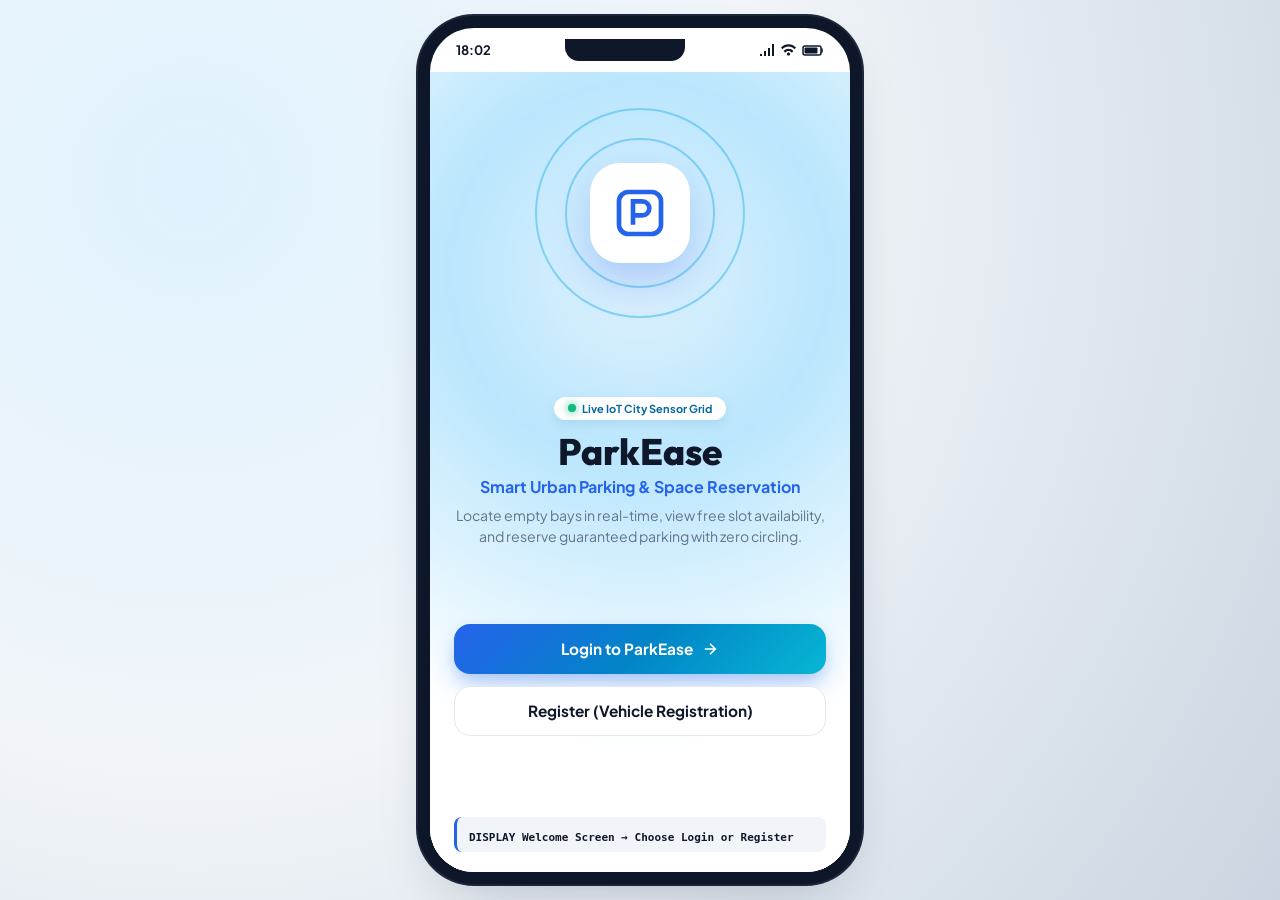
<file: Pseudocode/smart-parking-app/index.html>
<!DOCTYPE html>
<html lang="en">
<head>
  <meta charset="UTF-8">
  <meta name="viewport" content="width=device-width, initial-scale=1.0">
  <title>ParkEase — Smart Parking App</title>
  <meta name="description" content="Smart Parking mobile app prototype featuring real-time empty parking counts, available free parking locations, and interactive slot booking confirmation.">
  <link rel="preconnect" href="https://fonts.googleapis.com">
  <link rel="preconnect" href="https://fonts.gstatic.com" crossorigin>
  <link href="https://fonts.googleapis.com/css2?family=Plus+Jakarta+Sans:wght@300;400;500;600;700;800&family=Outfit:wght@500;600;700;800&display=swap" rel="stylesheet">
  <link rel="stylesheet" href="style.css">
</head>
<body>
  <div class="mobile-wrapper">
    <div class="mobile-frame">
      <!-- Status Bar -->
      <div class="status-bar">
        <span class="status-time" id="statusTime">09:41</span>
        <div class="notch"></div>
        <div class="status-icons">
          <svg width="16" height="12" viewBox="0 0 16 12" fill="currentColor"><path d="M1 10h2v2H1zm4-3h2v5H5zm4-3h2v8H9zm4-4h2v12h-2z"/></svg>
          <svg width="15" height="12" viewBox="0 0 15 12" fill="currentColor"><path d="M7.5 2.5C9.8 2.5 12 3.5 13.5 5.2L15 3.6C13.1 1.5 10.4.3 7.5.3 4.6.3 1.9 1.5 0 3.6l1.5 1.6C3 3.5 5.2 2.5 7.5 2.5zm0 4.6c1.3 0 2.5.6 3.4 1.6L12.3 7C11.1 5.6 9.4 4.7 7.5 4.7c-1.9 0-3.6.9-4.8 2.3l1.4 1.7c.9-1 2.1-1.6 3.4-1.6zm0 4.5c.9 0 1.6-.7 1.6-1.6 0-.9-.7-1.6-1.6-1.6-.9 0-1.6.7-1.6 1.6 0 .9.7 1.6 1.6 1.6z"/></svg>
          <svg width="22" height="11" viewBox="0 0 22 11" fill="currentColor"><rect x="1" y="1" width="18" height="9" rx="2" fill="none" stroke="currentColor" stroke-width="1.5"/><rect x="2.5" y="2.5" width="13" height="6" rx="1"/><path d="M20 4v3" stroke="currentColor" stroke-width="1.5" stroke-linecap="round"/></svg>
        </div>
      </div>

      <!-- App Viewport -->
      <div class="app-content" id="appViewport">

        <!-- ================= SCREEN 1: WELCOME SCREEN ================= -->
        <section class="screen active" id="screenWelcome">
          <div class="welcome-container">
            <div class="welcome-hero-art">
              <div class="radar-pulse"></div>
              <div class="radar-pulse-outer"></div>
              <div class="parking-icon-bubble">
                <svg width="56" height="56" viewBox="0 0 24 24" fill="none" stroke="currentColor" stroke-width="2"><rect x="3" y="3" width="18" height="18" rx="4"/><path d="M9 17V7h4a3 3 0 0 1 0 6H9"/></svg>
              </div>
            </div>

            <div class="welcome-copy">
              <div class="live-pill">
                <span class="live-blink"></span>
                <span>Live IoT City Sensor Grid</span>
              </div>
              <h1 class="welcome-title">ParkEase</h1>
              <p class="welcome-tagline">Smart Urban Parking & Space Reservation</p>
              <p class="welcome-subtitle">Locate empty bays in real-time, view free slot availability, and reserve guaranteed parking with zero circling.</p>
            </div>

            <div class="welcome-actions">
              <button class="btn btn-primary" id="btnGoToLogin">
                <span>Login to ParkEase</span>
                <svg width="18" height="18" viewBox="0 0 24 24" fill="none" stroke="currentColor" stroke-width="2.2"><path d="M5 12h14m-7-7 7 7-7 7"/></svg>
              </button>
              <button class="btn btn-secondary" id="btnGoToRegister">
                <span>Register (Vehicle Registration)</span>
              </button>
            </div>

            <div class="pseudocode-indicator">
              <code>DISPLAY Welcome Screen &rarr; Choose Login or Register</code>
            </div>
          </div>
        </section>

        <!-- ================= SCREEN 2: LOGIN SCREEN ================= -->
        <section class="screen" id="screenLogin">
          <div class="screen-header">
            <button class="back-btn" data-target="screenWelcome" aria-label="Back to Welcome">
              <svg width="20" height="20" viewBox="0 0 24 24" fill="none" stroke="currentColor" stroke-width="2.5"><path d="m15 18-6-6 6-6"/></svg>
            </button>
            <h2>Driver Login</h2>
            <div style="width: 36px;"></div>
          </div>

          <div class="screen-body">
            <div class="auth-intro">
              <h3>Welcome Driver</h3>
              <p>Sign in with your email or vehicle plate to manage reservations.</p>
            </div>

            <form id="loginForm" class="auth-form" onsubmit="return false;">
              <div class="input-group">
                <label for="loginEmail">Email / Vehicle Plate</label>
                <div class="input-wrapper">
                  <svg width="18" height="18" viewBox="0 0 24 24" fill="none" stroke="currentColor" stroke-width="2"><path d="M4 4h16c1.1 0 2 .9 2 2v12c0 1.1-.9 2-2 2H4c-1.1 0-2-.9-2-2V6c0-1.1.9-2 2-2z"/><polyline points="22,6 12,13 2,6"/></svg>
                  <input type="text" id="loginEmail" placeholder="driver@smartpark.com" value="driver.alex@parkease.io" required>
                </div>
              </div>

              <div class="input-group">
                <label for="loginPassword">Password</label>
                <div class="input-wrapper">
                  <svg width="18" height="18" viewBox="0 0 24 24" fill="none" stroke="currentColor" stroke-width="2"><rect x="3" y="11" width="18" height="11" rx="2" ry="2"/><path d="M7 11V7a5 5 0 0 1 10 0v4"/></svg>
                  <input type="password" id="loginPassword" placeholder="••••••••" value="parkSmart2026" required>
                </div>
              </div>

              <div class="form-row-space">
                <label class="remember-label">
                  <input type="checkbox" checked> <span>Remember vehicle</span>
                </label>
                <a href="#" class="inline-link" onclick="alert('Demo: Click Login to proceed to Home screen')">Forgot pin?</a>
              </div>

              <button type="submit" class="btn btn-primary btn-block" id="btnLoginSubmit">
                <span>Login &rarr; Home Screen</span>
              </button>
            </form>

            <div class="auth-footer">
              <p>New to ParkEase? <a href="#" id="linkLoginToRegister">Register vehicle</a></p>
            </div>

            <div class="pseudocode-indicator">
              <code>IF user selects "Login" &rarr; DISPLAY Login Screen &rarr; Home</code>
            </div>
          </div>
        </section>

        <!-- ================= SCREEN 3: REGISTER SCREEN ================= -->
        <section class="screen" id="screenRegister">
          <div class="screen-header">
            <button class="back-btn" data-target="screenWelcome" aria-label="Back to Welcome">
              <svg width="20" height="20" viewBox="0 0 24 24" fill="none" stroke="currentColor" stroke-width="2.5"><path d="m15 18-6-6 6-6"/></svg>
            </button>
            <h2>Vehicle Registration</h2>
            <div style="width: 36px;"></div>
          </div>

          <div class="screen-body">
            <div class="auth-intro">
              <h3>Register Your Car</h3>
              <p>Link your license plate for automated barrier access.</p>
            </div>

            <form id="registerForm" class="auth-form" onsubmit="return false;">
              <div class="input-group">
                <label for="regDriverName">Driver Full Name</label>
                <div class="input-wrapper">
                  <svg width="18" height="18" viewBox="0 0 24 24" fill="none" stroke="currentColor" stroke-width="2"><path d="M20 21v-2a4 4 0 0 0-4-4H8a4 4 0 0 0-4 4v2"/><circle cx="12" cy="7" r="4"/></svg>
                  <input type="text" id="regDriverName" placeholder="David Miller" value="David Miller" required>
                </div>
              </div>

              <div class="input-group">
                <label for="regVehiclePlate">License Plate Number</label>
                <div class="input-wrapper">
                  <svg width="18" height="18" viewBox="0 0 24 24" fill="none" stroke="currentColor" stroke-width="2"><rect x="2" y="6" width="20" height="12" rx="2"/><path d="M6 12h12"/></svg>
                  <input type="text" id="regVehiclePlate" placeholder="KA-01-AB-1234" value="KA-05-MN-2026" required style="text-transform: uppercase;">
                </div>
              </div>

              <div class="input-group">
                <label for="regVehicleType">Vehicle Category</label>
                <div class="input-wrapper">
                  <svg width="18" height="18" viewBox="0 0 24 24" fill="none" stroke="currentColor" stroke-width="2"><rect x="3" y="3" width="18" height="18" rx="4"/></svg>
                  <input type="text" id="regVehicleType" value="Sedan (Electric EV)" required>
                </div>
              </div>

              <div class="input-group">
                <label for="regPassword">Security Password</label>
                <div class="input-wrapper">
                  <svg width="18" height="18" viewBox="0 0 24 24" fill="none" stroke="currentColor" stroke-width="2"><rect x="3" y="11" width="18" height="11" rx="2" ry="2"/><path d="M7 11V7a5 5 0 0 1 10 0v4"/></svg>
                  <input type="password" id="regPassword" placeholder="Minimum 6 characters" value="passPark2026" required>
                </div>
              </div>

              <button type="submit" class="btn btn-primary btn-block" id="btnRegisterSubmit">
                <span>Register &rarr; Home Screen</span>
              </button>
            </form>

            <div class="auth-footer">
              <p>Already registered? <a href="#" id="linkRegisterToLogin">Login</a></p>
            </div>

            <div class="pseudocode-indicator">
              <code>ELSE IF user selects "Register" &rarr; DISPLAY Registration Screen</code>
            </div>
          </div>
        </section>

        <!-- ================= SCREEN 4: HOME SCREEN ================= -->
        <section class="screen" id="screenHome">
          <div class="home-header">
            <div class="user-profile-badge">
              <div class="avatar-car">🚗</div>
              <div>
                <span class="greeting-subtitle">Active Driver</span>
                <h3 class="user-greeting" id="homeDriverName">David Miller</h3>
              </div>
            </div>
            <button class="icon-action-btn" id="btnHomeLogout" title="Logout">
              <svg width="20" height="20" viewBox="0 0 24 24" fill="none" stroke="currentColor" stroke-width="2"><path d="M9 21H5a2 2 0 0 1-2-2V5a2 2 0 0 1 2-2h4"/><polyline points="16 17 21 12 16 7"/><line x1="21" y1="12" x2="9" y2="12"/></svg>
            </button>
          </div>

          <div class="home-scroll-area">
            <!-- Live Smart Parking Status Card -->
            <div class="parking-hero-card">
              <div class="hero-tag-row">
                <span class="live-indicator"><span class="dot"></span> Smart Bay Radar</span>
                <span class="vehicle-plate-pill" id="homePlatePill">KA-05-MN-2026</span>
              </div>
              <h4>Central City Smart Garage</h4>
              <p class="garage-address">Downtown 4th Ave • IoT Sensor Node #88</p>

              <div class="quick-capacity-bar">
                <div class="capacity-labels">
                  <span>Occupancy: 83%</span>
                  <span>42 Bays Free</span>
                </div>
                <div class="progress-track">
                  <div class="progress-fill" style="width: 83%;"></div>
                </div>
              </div>
            </div>

            <!-- The 3 Core Navigation Modules specified in Pseudocode -->
            <div class="section-block">
              <div class="section-title-row">
                <h4>Parking Operations</h4>
                <span class="muted-note">Select an action</span>
              </div>

              <div class="flow-nav-cards">
                <!-- 1. Empty Parking Count -->
                <div class="flow-card flow-card-cyan" id="navToEmptyCount">
                  <div class="flow-card-icon">
                    <svg width="26" height="26" viewBox="0 0 24 24" fill="none" stroke="currentColor" stroke-width="2"><rect x="3" y="4" width="18" height="16" rx="2"/><line x1="3" y1="10" x2="21" y2="10"/><line x1="9" y1="20" x2="9" y2="10"/></svg>
                  </div>
                  <div class="flow-card-content">
                    <h5>Empty Parking Count</h5>
                    <p>Display real-time count of available slots & floor breakdown</p>
                  </div>
                  <div class="flow-card-arrow">
                    <svg width="20" height="20" viewBox="0 0 24 24" fill="none" stroke="currentColor" stroke-width="2.5"><path d="m9 18 6-6-6-6"/></svg>
                  </div>
                </div>

                <!-- 2. Free Parking Slots -->
                <div class="flow-card flow-card-emerald" id="navToFreeSlots">
                  <div class="flow-card-icon">
                    <svg width="26" height="26" viewBox="0 0 24 24" fill="none" stroke="currentColor" stroke-width="2"><path d="M21 10c0 7-9 13-9 13s-9-6-9-13a9 9 0 0 1 18 0z"/><circle cx="12" cy="10" r="3"/></svg>
                  </div>
                  <div class="flow-card-content">
                    <h5>Free Parking Slots</h5>
                    <p>Browse available parking locations and bay availability</p>
                  </div>
                  <div class="flow-card-arrow">
                    <svg width="20" height="20" viewBox="0 0 24 24" fill="none" stroke="currentColor" stroke-width="2.5"><path d="m9 18 6-6-6-6"/></svg>
                  </div>
                </div>

                <!-- 3. Book Parking -->
                <div class="flow-card flow-card-blue" id="navToBookParking">
                  <div class="flow-card-icon">
                    <svg width="26" height="26" viewBox="0 0 24 24" fill="none" stroke="currentColor" stroke-width="2"><rect x="3" y="3" width="18" height="18" rx="4"/><path d="M9 17V7h4a3 3 0 0 1 0 6H9"/></svg>
                  </div>
                  <div class="flow-card-content">
                    <h5>Book Parking</h5>
                    <p>Select parking slot & generate verified booking confirmation</p>
                  </div>
                  <div class="flow-card-arrow">
                    <svg width="20" height="20" viewBox="0 0 24 24" fill="none" stroke="currentColor" stroke-width="2.5"><path d="m9 18 6-6-6-6"/></svg>
                  </div>
                </div>
              </div>
            </div>

            <div class="pseudocode-indicator">
              <code>DISPLAY Home Screen &rarr; Choose: Empty Parking Count | Free Parking Slots | Book Parking</code>
            </div>
          </div>

          <!-- Bottom Tab Bar -->
          <div class="bottom-tab-bar">
            <button class="tab-item active" data-target="screenHome">
              <svg width="20" height="20" viewBox="0 0 24 24" fill="none" stroke="currentColor" stroke-width="2"><path d="m3 9 9-7 9 7v11a2 2 0 0 1-2 2H5a2 2 0 0 1-2-2z"/></svg>
              <span>Home</span>
            </button>
            <button class="tab-item" data-target="screenEmptyCount">
              <svg width="20" height="20" viewBox="0 0 24 24" fill="none" stroke="currentColor" stroke-width="2"><rect x="3" y="4" width="18" height="16" rx="2"/><line x1="3" y1="10" x2="21" y2="10"/></svg>
              <span>Count</span>
            </button>
            <button class="tab-item" data-target="screenFreeSlots">
              <svg width="20" height="20" viewBox="0 0 24 24" fill="none" stroke="currentColor" stroke-width="2"><path d="M21 10c0 7-9 13-9 13s-9-6-9-13a9 9 0 0 1 18 0z"/><circle cx="12" cy="10" r="3"/></svg>
              <span>Locations</span>
            </button>
            <button class="tab-item" data-target="screenBookParking">
              <svg width="20" height="20" viewBox="0 0 24 24" fill="none" stroke="currentColor" stroke-width="2"><rect x="3" y="3" width="18" height="18" rx="4"/><path d="M9 17V7h4a3 3 0 0 1 0 6H9"/></svg>
              <span>Book Bay</span>
            </button>
          </div>
        </section>

        <!-- ================= SCREEN 5: EMPTY PARKING COUNT SCREEN ================= -->
        <section class="screen" id="screenEmptyCount">
          <div class="screen-header">
            <button class="back-btn" data-target="screenHome" aria-label="Back to Home">
              <svg width="20" height="20" viewBox="0 0 24 24" fill="none" stroke="currentColor" stroke-width="2.5"><path d="m15 18-6-6 6-6"/></svg>
            </button>
            <h2>Empty Parking Count</h2>
            <div style="width: 36px;"></div>
          </div>

          <div class="screen-body">
            <!-- Big Counter Display specified in Pseudocode -->
            <div class="count-big-display">
              <span class="badge-pill">Live Sensor Tally</span>
              <div class="mega-number-row">
                <span class="count-number" id="liveAvailableCount">42</span>
                <span class="count-label">Empty Slots<br><small>Available Now</small></span>
              </div>
              <p class="count-sub-info">Out of 250 Total Parking Bays • Updated 2s ago</p>
            </div>

            <!-- Breakdown Matrix -->
            <div class="slot-summary-grid">
              <div class="summary-cell green">
                <strong>42</strong>
                <span>Available</span>
              </div>
              <div class="summary-cell red">
                <strong>208</strong>
                <span>Occupied</span>
              </div>
              <div class="summary-cell cyan">
                <strong>12</strong>
                <span>EV Charging</span>
              </div>
            </div>

            <!-- Floor by floor live availability -->
            <div class="section-block">
              <h4>Floor-Wise Empty Slot Distribution</h4>

              <div class="floor-row">
                <div class="floor-info">
                  <strong>Level 1 — Ground Deck</strong>
                  <span>6 Empty / 80 Total</span>
                </div>
                <div class="floor-bar"><div class="fill" style="width: 92%;"></div></div>
                <span class="floor-badge low">Limited</span>
              </div>

              <div class="floor-row">
                <div class="floor-info">
                  <strong>Level 2 — Intermediate</strong>
                  <span>14 Empty / 85 Total</span>
                </div>
                <div class="floor-bar"><div class="fill" style="width: 83%;"></div></div>
                <span class="floor-badge moderate">Moderate</span>
              </div>

              <div class="floor-row">
                <div class="floor-info">
                  <strong>Level 3 — Upper Deck</strong>
                  <span>22 Empty / 85 Total</span>
                </div>
                <div class="floor-bar"><div class="fill" style="width: 74%;"></div></div>
                <span class="floor-badge good">Good</span>
              </div>
            </div>

            <button class="btn btn-primary btn-block" id="btnCountProceedToBook">
              <span>Proceed to Book an Empty Slot &rarr;</span>
            </button>

            <div class="pseudocode-indicator">
              <code>DISPLAY Number of Available Parking Slots</code>
            </div>
          </div>
        </section>

        <!-- ================= SCREEN 6: FREE PARKING SLOTS SCREEN ================= -->
        <section class="screen" id="screenFreeSlots">
          <div class="screen-header">
            <button class="back-btn" data-target="screenHome" aria-label="Back to Home">
              <svg width="20" height="20" viewBox="0 0 24 24" fill="none" stroke="currentColor" stroke-width="2.5"><path d="m15 18-6-6 6-6"/></svg>
            </button>
            <h2>Free Parking Slots</h2>
            <div style="width: 36px;"></div>
          </div>

          <div class="screen-body">
            <div class="locations-intro">
              <h4>Available Parking Locations & Slots</h4>
              <p>Real-time slot count and pricing across city zones.</p>
            </div>

            <div class="location-cards-list">
              <!-- Location 1 -->
              <div class="location-card" onclick="selectLocationToBook('Downtown Central Garage', '42 Free Slots', '$3.50/hr')">
                <div class="location-head">
                  <div class="loc-badge-icon">📍</div>
                  <div class="loc-head-info">
                    <h5>Downtown Central Garage</h5>
                    <span>4th Ave & Main Blvd • 0.4 km away</span>
                  </div>
                  <span class="free-badge">42 Slots Free</span>
                </div>
                <div class="location-meta-row">
                  <span class="meta-item">⚡ 8 EV Chargers</span>
                  <span class="meta-item">🛡️ 24/7 Security</span>
                  <span class="meta-price">$3.50 / hr</span>
                </div>
              </div>

              <!-- Location 2 -->
              <div class="location-card" onclick="selectLocationToBook('Metro Tech Park Zone B', '28 Free Slots', '$2.75/hr')">
                <div class="location-head">
                  <div class="loc-badge-icon">🏢</div>
                  <div class="loc-head-info">
                    <h5>Metro Tech Park Zone B</h5>
                    <span>Innovation Way • 1.2 km away</span>
                  </div>
                  <span class="free-badge">28 Slots Free</span>
                </div>
                <div class="location-meta-row">
                  <span class="meta-item">⚡ 14 EV Superchargers</span>
                  <span class="meta-item">☂️ Covered Deck</span>
                  <span class="meta-price">$2.75 / hr</span>
                </div>
              </div>

              <!-- Location 3 -->
              <div class="location-card" onclick="selectLocationToBook('Grand Mall & Plaza Deck', '65 Free Slots', '$4.00/hr')">
                <div class="location-head">
                  <div class="loc-badge-icon">🛍️</div>
                  <div class="loc-head-info">
                    <h5>Grand Mall & Plaza Deck</h5>
                    <span>Retail Boulevard • 2.1 km away</span>
                  </div>
                  <span class="free-badge">65 Slots Free</span>
                </div>
                <div class="location-meta-row">
                  <span class="meta-item">♿ Accessible Bays</span>
                  <span class="meta-item">🛒 Direct Mall Access</span>
                  <span class="meta-price">$4.00 / hr</span>
                </div>
              </div>

              <!-- Location 4 -->
              <div class="location-card" onclick="selectLocationToBook('Airport Transit Express Lot', '120 Free Slots', '$5.00/hr')">
                <div class="location-head">
                  <div class="loc-badge-icon">✈️</div>
                  <div class="loc-head-info">
                    <h5>Airport Transit Express Lot</h5>
                    <span>Terminal Ring Road • 4.5 km away</span>
                  </div>
                  <span class="free-badge">120 Slots Free</span>
                </div>
                <div class="location-meta-row">
                  <span class="meta-item">🚌 Free Shuttle</span>
                  <span class="meta-item">🔒 Fenced Long-Stay</span>
                  <span class="meta-price">$5.00 / hr</span>
                </div>
              </div>
            </div>

            <div class="pseudocode-indicator">
              <code>DISPLAY Available Parking Locations and Slots</code>
            </div>
          </div>
        </section>

        <!-- ================= SCREEN 7: BOOK PARKING / SLOT SELECTION SCREEN ================= -->
        <section class="screen" id="screenBookParking">
          <div class="screen-header">
            <button class="back-btn" data-target="screenHome" aria-label="Back to Home">
              <svg width="20" height="20" viewBox="0 0 24 24" fill="none" stroke="currentColor" stroke-width="2.5"><path d="m15 18-6-6 6-6"/></svg>
            </button>
            <h2>Select Parking Slot</h2>
            <div style="width: 36px;"></div>
          </div>

          <div class="screen-body">
            <div class="lot-header-bar">
              <div>
                <h4 id="bookingLotName">Downtown Central Garage</h4>
                <p>Tap any green bay to select your spot</p>
              </div>
              <div class="lot-level-toggle">
                <button class="lvl-btn active" data-level="L1">Level 1</button>
                <button class="lvl-btn" data-level="L2">Level 2</button>
              </div>
            </div>

            <!-- Legend -->
            <div class="lot-legend">
              <div class="legend-item"><span class="legend-box available"></span> Free</div>
              <div class="legend-item"><span class="legend-box occupied"></span> Occupied</div>
              <div class="legend-item"><span class="legend-box ev"></span> EV Bay</div>
              <div class="legend-item"><span class="legend-box selected"></span> Selected</div>
            </div>

            <!-- Parking Bays Grid -->
            <div class="parking-grid-map" id="parkingGrid">
              <!-- Row 1 -->
              <div class="bay-slot occupied">A-01</div>
              <div class="bay-slot occupied">A-02</div>
              <div class="bay-slot available" data-slot="A-03" data-type="Standard">A-03</div>
              <div class="bay-slot available" data-slot="A-04" data-type="EV Fast Charge">A-04 ⚡</div>
              
              <!-- Driveway lane -->
              <div class="driveway-lane">
                <span>&uarr; &nbsp; DRIVEWAY ENTRANCE &nbsp; &rarr;</span>
              </div>

              <!-- Row 2 -->
              <div class="bay-slot occupied">B-01</div>
              <div class="bay-slot available" data-slot="B-02" data-type="Standard">B-02</div>
              <div class="bay-slot available selected" data-slot="B-03" data-type="EV Fast Charge">B-03 ⚡</div>
              <div class="bay-slot occupied">B-04</div>

              <!-- Row 3 -->
              <div class="bay-slot available" data-slot="C-01" data-type="Accessible">C-01 ♿</div>
              <div class="bay-slot occupied">C-02</div>
              <div class="bay-slot available" data-slot="C-03" data-type="Standard">C-03</div>
              <div class="bay-slot occupied">C-04</div>
            </div>

            <!-- Selected Slot Action Card -->
            <div class="selected-slot-card">
              <div class="slot-callout-row">
                <div class="slot-badge-big" id="selectedSlotBadge">Slot B-03</div>
                <div>
                  <h5 id="selectedSlotType">EV Fast Charge Bay</h5>
                  <p>Level 1 • 25m to Elevator</p>
                </div>
                <div class="slot-rate">$3.50/hr</div>
              </div>

              <div class="duration-selector">
                <label>Duration:</label>
                <div class="hour-pills">
                  <button class="hour-btn">1 hr</button>
                  <button class="hour-btn active">2 hrs</button>
                  <button class="hour-btn">4 hrs</button>
                  <button class="hour-btn">Full Day</button>
                </div>
              </div>

              <!-- USER SELECTS A PARKING SLOT -> DISPLAY Booking Confirmation Screen -->
              <button class="btn btn-primary btn-block" id="btnConfirmBookingAction">
                <span>Confirm Reservation &rarr; Confirmation</span>
              </button>
            </div>

            <div class="pseudocode-indicator">
              <code>DISPLAY Parking Slot Selection Screen &rarr; USER SELECTS A PARKING SLOT &rarr; DISPLAY Booking Confirmation Screen</code>
            </div>
          </div>
        </section>

        <!-- ================= SCREEN 8: BOOKING CONFIRMATION SCREEN ================= -->
        <section class="screen" id="screenBookingConfirmation">
          <div class="screen-header">
            <button class="back-btn" data-target="screenHome" aria-label="Back to Home">
              <svg width="20" height="20" viewBox="0 0 24 24" fill="none" stroke="currentColor" stroke-width="2.5"><path d="m15 18-6-6 6-6"/></svg>
            </button>
            <h2>Booking Confirmed</h2>
            <div style="width: 36px;"></div>
          </div>

          <div class="screen-body">
            <div class="confirm-ticket-card">
              <div class="success-check-badge">
                <svg width="34" height="34" viewBox="0 0 24 24" fill="none" stroke="#ffffff" stroke-width="3"><polyline points="20 6 9 17 4 12"/></svg>
              </div>

              <h3>Parking Slot Reserved!</h3>
              <p class="ticket-sub">Scan QR at the gate barrier to open entrance</p>

              <!-- Simulated QR Code -->
              <div class="qr-code-box">
                <div class="qr-matrix">
                  <div class="qr-corner tl"></div>
                  <div class="qr-corner tr"></div>
                  <div class="qr-corner bl"></div>
                  <div class="qr-pattern-lines"></div>
                </div>
                <span class="qr-pass-code" id="ticketRefCode">#PRK-84920</span>
              </div>

              <!-- Confirmation Details Table -->
              <div class="ticket-details-table">
                <div class="ticket-row">
                  <span>Reserved Slot</span>
                  <strong id="confirmSlotCode">Slot B-03 (Level 1)</strong>
                </div>
                <div class="ticket-row">
                  <span>Location</span>
                  <strong>Downtown Central Garage</strong>
                </div>
                <div class="ticket-row">
                  <span>Vehicle Plate</span>
                  <strong id="confirmPlateCode">KA-05-MN-2026</strong>
                </div>
                <div class="ticket-row">
                  <span>Duration</span>
                  <strong>2 Hours (Valid until 11:41 AM)</strong>
                </div>
                <div class="ticket-row total">
                  <span>Total Amount Paid</span>
                  <strong>$7.00</strong>
                </div>
              </div>
            </div>

            <div class="confirm-actions">
              <button class="btn btn-secondary btn-block" onclick="alert('GPS Navigation started: Follow Downtown 4th Ave')">
                <span>🗺️ Navigate via GPS</span>
              </button>
              <button class="btn btn-primary btn-block" id="btnBackToHomeFromConfirm">
                <span>Return to Home Screen</span>
              </button>
            </div>

            <div class="pseudocode-indicator">
              <code>DISPLAY Booking Confirmation Screen</code>
            </div>
          </div>
        </section>

      </div> <!-- /app-content -->

      <!-- Toast Notification -->
      <div class="toast-notice" id="appToast">Notification message</div>
    </div> <!-- /mobile-frame -->
  </div> <!-- /mobile-wrapper -->

  <script src="app.js"></script>
</body>
</html>
</file>
<file: Pseudocode/health-self-care-app/style.css>
/* ===================================================
   AURA HEALTH & SELF-CARE APP — CSS STYLESHEET
   Clean, modern, serene, mobile-first design system
   =================================================== */

:root {
  --primary: #10b981;
  --primary-dark: #059669;
  --primary-light: #d1fae5;
  --primary-gradient: linear-gradient(135deg, #10b981 0%, #059669 100%);
  --secondary: #6366f1;
  --accent-rose: #f43f5e;
  --accent-amber: #f59e0b;
  --bg-dark: #0f172a;
  --surface: #ffffff;
  --surface-alt: #f8fafc;
  --surface-card: #ffffff;
  --border-subtle: #e2e8f0;
  --text-main: #0f172a;
  --text-muted: #64748b;
  --text-light: #94a3b8;
  --shadow-sm: 0 2px 8px rgba(15, 23, 42, 0.04);
  --shadow-md: 0 10px 25px -5px rgba(16, 185, 129, 0.12), 0 8px 10px -6px rgba(0, 0, 0, 0.04);
  --shadow-lg: 0 20px 35px -10px rgba(15, 23, 42, 0.15);
  --radius-sm: 10px;
  --radius-md: 16px;
  --radius-lg: 24px;
  --radius-full: 9999px;
  --font-main: 'Plus Jakarta Sans', -apple-system, BlinkMacSystemFont, sans-serif;
  --font-display: 'Outfit', sans-serif;
}

* {
  box-sizing: border-box;
  margin: 0;
  padding: 0;
  -webkit-tap-highlight-color: transparent;
}

body {
  font-family: var(--font-main);
  background: radial-gradient(circle at 10% 20%, #ecfdf5 0%, #f0fdf4 40%, #e0e7ff 100%);
  color: var(--text-main);
  min-height: 100vh;
  display: flex;
  justify-content: center;
  align-items: center;
  padding: 20px 10px;
}

/* Outer Desktop Wrapper & Device Mockup */
.mobile-wrapper {
  width: 100%;
  max-width: 420px;
  display: flex;
  justify-content: center;
}

.mobile-frame {
  width: 100%;
  height: 844px;
  background: #ffffff;
  border-radius: 44px;
  box-shadow: 0 25px 60px -15px rgba(15, 23, 42, 0.25), 0 0 0 12px #1e293b, 0 0 0 14px #334155;
  position: relative;
  overflow: hidden;
  display: flex;
  flex-direction: column;
}

/* Status Bar */
.status-bar {
  height: 44px;
  padding: 0 26px;
  display: flex;
  justify-content: space-between;
  align-items: center;
  font-size: 13px;
  font-weight: 700;
  color: var(--text-main);
  z-index: 50;
  background: transparent;
  flex-shrink: 0;
}

.notch {
  width: 120px;
  height: 22px;
  background: #1e293b;
  border-bottom-left-radius: 14px;
  border-bottom-right-radius: 14px;
}

.status-icons {
  display: flex;
  align-items: center;
  gap: 6px;
}

/* App Viewport */
.app-content {
  flex: 1;
  position: relative;
  overflow: hidden;
  background: #fafaf9;
}

/* Screens Navigation Logic */
.screen {
  position: absolute;
  top: 0;
  left: 0;
  right: 0;
  bottom: 0;
  display: flex;
  flex-direction: column;
  background: #ffffff;
  opacity: 0;
  visibility: hidden;
  transform: translateX(20px);
  transition: opacity 0.3s ease, transform 0.3s cubic-bezier(0.16, 1, 0.3, 1), visibility 0.3s;
  overflow: hidden;
}

.screen.active {
  opacity: 1;
  visibility: visible;
  transform: translateX(0);
  z-index: 10;
}

/* Screen Headers */
.screen-header {
  padding: 12px 18px;
  display: flex;
  align-items: center;
  justify-content: space-between;
  background: #ffffff;
  border-bottom: 1px solid var(--border-subtle);
  flex-shrink: 0;
}

.screen-header h2 {
  font-family: var(--font-display);
  font-size: 1.15rem;
  font-weight: 700;
  color: var(--text-main);
}

.back-btn {
  width: 36px;
  height: 36px;
  border-radius: 50%;
  border: 1px solid var(--border-subtle);
  background: #ffffff;
  color: var(--text-main);
  display: flex;
  align-items: center;
  justify-content: center;
  cursor: pointer;
  transition: all 0.2s ease;
}

.back-btn:hover {
  background: var(--surface-alt);
  transform: scale(1.05);
}

.screen-body {
  flex: 1;
  overflow-y: auto;
  padding: 20px;
  display: flex;
  flex-direction: column;
  gap: 16px;
}

/* Welcome Screen */
.welcome-container {
  flex: 1;
  display: flex;
  flex-direction: column;
  justify-content: space-between;
  padding: 28px 24px 20px;
  text-align: center;
  background: radial-gradient(circle at 50% 25%, #d1fae5 0%, #ecfdf5 45%, #ffffff 85%);
  overflow-y: auto;
}

.welcome-hero-art {
  position: relative;
  height: 240px;
  display: flex;
  align-items: center;
  justify-content: center;
  margin-top: 10px;
}

.orb {
  position: absolute;
  border-radius: 50%;
  filter: blur(40px);
  opacity: 0.6;
  animation: pulseOrb 6s infinite alternate ease-in-out;
}

.orb-1 {
  width: 160px;
  height: 160px;
  background: #34d399;
  top: 30px;
  left: 40px;
}

.orb-2 {
  width: 140px;
  height: 140px;
  background: #818cf8;
  bottom: 20px;
  right: 50px;
  animation-delay: -3s;
}

@keyframes pulseOrb {
  0% { transform: scale(0.9) translate(0, 0); }
  100% { transform: scale(1.15) translate(10px, -10px); }
}

.welcome-icon-bubble {
  width: 105px;
  height: 105px;
  background: #ffffff;
  border-radius: 32px;
  display: flex;
  align-items: center;
  justify-content: center;
  color: var(--primary);
  box-shadow: 0 20px 40px rgba(16, 185, 129, 0.22);
  position: relative;
  z-index: 2;
  border: 1px solid rgba(255, 255, 255, 0.8);
}

.welcome-copy {
  margin: 10px 0 16px;
}

.badge-pill {
  display: inline-block;
  padding: 5px 14px;
  font-size: 11px;
  font-weight: 700;
  text-transform: uppercase;
  letter-spacing: 0.8px;
  background: rgba(16, 185, 129, 0.12);
  color: var(--primary-dark);
  border-radius: var(--radius-full);
  margin-bottom: 12px;
}

.welcome-title {
  font-family: var(--font-display);
  font-size: 2.1rem;
  font-weight: 800;
  line-height: 1.15;
  color: var(--text-main);
  margin-bottom: 10px;
}

.welcome-subtitle {
  font-size: 0.95rem;
  color: var(--text-muted);
  line-height: 1.5;
  max-width: 290px;
  margin: 0 auto;
}

.welcome-actions {
  display: flex;
  flex-direction: column;
  gap: 12px;
  margin-top: 10px;
}

/* Buttons */
.btn {
  height: 50px;
  border-radius: var(--radius-md);
  border: none;
  font-family: var(--font-main);
  font-size: 0.96rem;
  font-weight: 700;
  cursor: pointer;
  display: inline-flex;
  align-items: center;
  justify-content: center;
  gap: 8px;
  transition: all 0.25s cubic-bezier(0.16, 1, 0.3, 1);
  text-decoration: none;
}

.btn-primary {
  background: var(--primary-gradient);
  color: #ffffff;
  box-shadow: 0 10px 20px -3px rgba(16, 185, 129, 0.38);
}

.btn-primary:hover {
  transform: translateY(-2px);
  box-shadow: 0 14px 24px -2px rgba(16, 185, 129, 0.45);
}

.btn-secondary {
  background: #ffffff;
  color: var(--text-main);
  border: 1.5px solid var(--border-subtle);
}

.btn-secondary:hover {
  background: var(--surface-alt);
  border-color: #cbd5e1;
}

.btn-block {
  width: 100%;
}

/* Pseudocode Indicator Tags */
.pseudocode-indicator {
  margin-top: 14px;
  padding: 7px 12px;
  border-radius: 8px;
  background: #f1f5f9;
  border-left: 3px solid var(--primary);
  text-align: left;
}

.pseudocode-indicator code {
  font-size: 11px;
  color: #334155;
  font-family: monospace;
  font-weight: 600;
}

/* Auth Screens Styling */
.auth-intro {
  margin-bottom: 8px;
}

.auth-intro h3 {
  font-family: var(--font-display);
  font-size: 1.5rem;
  color: var(--text-main);
  font-weight: 700;
}

.auth-intro p {
  color: var(--text-muted);
  font-size: 0.9rem;
  margin-top: 4px;
}

.auth-form {
  display: flex;
  flex-direction: column;
  gap: 16px;
}

.input-group {
  display: flex;
  flex-direction: column;
  gap: 6px;
  text-align: left;
}

.input-group label {
  font-size: 0.82rem;
  font-weight: 600;
  color: var(--text-muted);
}

.input-wrapper {
  position: relative;
  display: flex;
  align-items: center;
  background: var(--surface-alt);
  border: 1.5px solid var(--border-subtle);
  border-radius: var(--radius-md);
  padding: 0 14px;
  transition: all 0.2s ease;
}

.input-wrapper:focus-within {
  border-color: var(--primary);
  background: #ffffff;
  box-shadow: 0 0 0 3px rgba(16, 185, 129, 0.15);
}

.input-wrapper svg {
  color: var(--text-light);
  flex-shrink: 0;
}

.input-wrapper input {
  width: 100%;
  height: 48px;
  border: none;
  background: transparent;
  padding-left: 10px;
  font-family: var(--font-main);
  font-size: 0.92rem;
  color: var(--text-main);
  outline: none;
}

.form-row-space {
  display: flex;
  justify-content: space-between;
  align-items: center;
  font-size: 0.84rem;
}

.remember-label {
  display: inline-flex;
  align-items: center;
  gap: 7px;
  font-size: 0.84rem;
  color: var(--text-muted);
  cursor: pointer;
}

.inline-link {
  color: var(--primary-dark);
  font-weight: 600;
  text-decoration: none;
}

.auth-footer {
  text-align: center;
  font-size: 0.88rem;
  color: var(--text-muted);
  margin-top: 6px;
}

.auth-footer a {
  color: var(--primary);
  font-weight: 700;
  text-decoration: none;
}

/* Home Screen */
.home-header {
  padding: 16px 20px 12px;
  display: flex;
  justify-content: space-between;
  align-items: center;
  background: #ffffff;
}

.user-profile-badge {
  display: flex;
  align-items: center;
  gap: 12px;
}

.avatar {
  width: 44px;
  height: 44px;
  border-radius: 14px;
  background: #ecfdf5;
  border: 1.5px solid #a7f3d0;
  display: flex;
  align-items: center;
  justify-content: center;
  font-size: 20px;
}

.greeting-subtitle {
  font-size: 0.78rem;
  color: var(--text-muted);
  font-weight: 600;
  text-transform: uppercase;
  letter-spacing: 0.5px;
}

.user-greeting {
  font-family: var(--font-display);
  font-size: 1.15rem;
  font-weight: 800;
  color: var(--text-main);
}

.icon-action-btn {
  width: 38px;
  height: 38px;
  border-radius: 50%;
  border: 1px solid var(--border-subtle);
  background: #ffffff;
  color: var(--text-muted);
  display: flex;
  align-items: center;
  justify-content: center;
  cursor: pointer;
  transition: all 0.2s;
}

.icon-action-btn:hover {
  color: var(--accent-rose);
  border-color: #fecdd3;
  background: #fff1f2;
}

.home-scroll-area {
  flex: 1;
  overflow-y: auto;
  padding: 0 18px 20px;
  display: flex;
  flex-direction: column;
  gap: 18px;
}

/* Wellness Banner */
.wellness-card-banner {
  background: linear-gradient(135deg, #065f46 0%, #047857 50%, #10b981 100%);
  color: #ffffff;
  border-radius: var(--radius-lg);
  padding: 20px;
  box-shadow: 0 12px 25px -4px rgba(6, 95, 70, 0.3);
}

.banner-tag {
  font-size: 10px;
  font-weight: 800;
  text-transform: uppercase;
  letter-spacing: 1px;
  background: rgba(255, 255, 255, 0.2);
  padding: 4px 10px;
  border-radius: var(--radius-full);
  display: inline-block;
  margin-bottom: 8px;
}

.wellness-banner-text h4 {
  font-family: var(--font-display);
  font-size: 1.15rem;
  font-weight: 700;
  line-height: 1.35;
  margin-bottom: 12px;
}

.streak-pill {
  display: inline-flex;
  align-items: center;
  gap: 6px;
  font-size: 0.8rem;
  font-weight: 600;
  background: rgba(0, 0, 0, 0.25);
  padding: 4px 12px;
  border-radius: var(--radius-full);
}

/* Mood Selector */
.section-block {
  display: flex;
  flex-direction: column;
  gap: 10px;
}

.section-title-row {
  display: flex;
  justify-content: space-between;
  align-items: baseline;
}

.section-title-row h4 {
  font-size: 1rem;
  font-weight: 700;
  color: var(--text-main);
}

.muted-note {
  font-size: 0.78rem;
  color: var(--text-muted);
}

.mood-selector {
  display: grid;
  grid-template-columns: repeat(4, 1fr);
  gap: 10px;
}

.mood-btn {
  background: #ffffff;
  border: 1.5px solid var(--border-subtle);
  border-radius: var(--radius-md);
  padding: 10px 4px;
  display: flex;
  flex-direction: column;
  align-items: center;
  gap: 4px;
  cursor: pointer;
  transition: all 0.2s;
}

.mood-btn span {
  font-size: 22px;
}

.mood-btn small {
  font-size: 0.75rem;
  font-weight: 600;
  color: var(--text-muted);
}

.mood-btn.active, .mood-btn:hover {
  border-color: var(--primary);
  background: #ecfdf5;
  transform: translateY(-2px);
}

.mood-btn.active small {
  color: var(--primary-dark);
}

/* Flow Navigation Cards (Pseudocode main actions) */
.flow-nav-cards {
  display: flex;
  flex-direction: column;
  gap: 12px;
}

.flow-card {
  display: flex;
  align-items: center;
  gap: 14px;
  padding: 16px;
  border-radius: var(--radius-md);
  background: #ffffff;
  border: 1.5px solid var(--border-subtle);
  cursor: pointer;
  transition: all 0.25s cubic-bezier(0.16, 1, 0.3, 1);
}

.flow-card:hover {
  transform: translateY(-3px) scale(1.01);
  box-shadow: var(--shadow-md);
}

.flow-card-icon {
  width: 48px;
  height: 48px;
  border-radius: 14px;
  display: flex;
  align-items: center;
  justify-content: center;
  flex-shrink: 0;
}

.flow-card-emerald .flow-card-icon {
  background: #d1fae5;
  color: #059669;
}
.flow-card-emerald:hover {
  border-color: #10b981;
}

.flow-card-rose .flow-card-icon {
  background: #ffe4e6;
  color: #e11d48;
}
.flow-card-rose:hover {
  border-color: #f43f5e;
}

.flow-card-violet .flow-card-icon {
  background: #ede9fe;
  color: #7c3aed;
}
.flow-card-violet:hover {
  border-color: #8b5cf6;
}

.flow-card-content {
  flex: 1;
}

.flow-card-content h5 {
  font-size: 0.98rem;
  font-weight: 700;
  color: var(--text-main);
  margin-bottom: 3px;
}

.flow-card-content p {
  font-size: 0.8rem;
  color: var(--text-muted);
  line-height: 1.35;
}

.flow-card-arrow {
  color: var(--text-light);
  transition: transform 0.2s;
}

.flow-card:hover .flow-card-arrow {
  color: var(--text-main);
  transform: translateX(3px);
}

/* Bottom Tab Bar */
.bottom-tab-bar {
  height: 64px;
  background: #ffffff;
  border-top: 1px solid var(--border-subtle);
  display: flex;
  justify-content: space-around;
  align-items: center;
  padding: 0 8px;
  flex-shrink: 0;
}

.tab-item {
  background: transparent;
  border: none;
  display: flex;
  flex-direction: column;
  align-items: center;
  gap: 3px;
  color: var(--text-muted);
  cursor: pointer;
  font-family: var(--font-main);
  font-size: 0.72rem;
  font-weight: 600;
  transition: all 0.2s;
  padding: 6px 12px;
  border-radius: var(--radius-sm);
}

.tab-item.active, .tab-item:hover {
  color: var(--primary-dark);
}

.tab-item.active svg {
  transform: scale(1.1);
  color: var(--primary);
}

/* Category Chips */
.category-chips {
  display: flex;
  gap: 8px;
  overflow-x: auto;
  padding-bottom: 4px;
  scrollbar-width: none;
}

.category-chips::-webkit-scrollbar {
  display: none;
}

.chip {
  padding: 7px 15px;
  border-radius: var(--radius-full);
  border: 1px solid var(--border-subtle);
  background: #ffffff;
  font-size: 0.8rem;
  font-weight: 600;
  color: var(--text-muted);
  cursor: pointer;
  white-space: nowrap;
  transition: all 0.2s;
}

.chip.active, .chip:hover {
  background: var(--primary);
  border-color: var(--primary);
  color: #ffffff;
}

/* Blog Cards */
.blog-list {
  display: flex;
  flex-direction: column;
  gap: 14px;
}

.blog-card {
  border-radius: var(--radius-md);
  background: #ffffff;
  border: 1px solid var(--border-subtle);
  overflow: hidden;
  cursor: pointer;
  transition: all 0.25s ease;
  box-shadow: var(--shadow-sm);
}

.blog-card:hover {
  transform: translateY(-2px);
  box-shadow: var(--shadow-md);
  border-color: #cbd5e1;
}

.blog-card-media {
  height: 90px;
  padding: 12px;
  display: flex;
  justify-content: space-between;
  align-items: flex-start;
  color: #ffffff;
}

.blog-tag {
  font-size: 10px;
  font-weight: 700;
  text-transform: uppercase;
  background: rgba(0, 0, 0, 0.25);
  padding: 3px 8px;
  border-radius: var(--radius-full);
}

.read-time {
  font-size: 11px;
  font-weight: 600;
  background: rgba(255, 255, 255, 0.25);
  padding: 3px 8px;
  border-radius: var(--radius-full);
}

.blog-card-content {
  padding: 14px;
}

.blog-card-content h4 {
  font-size: 0.98rem;
  font-weight: 700;
  color: var(--text-main);
  margin-bottom: 5px;
  line-height: 1.35;
}

.blog-card-content p {
  font-size: 0.82rem;
  color: var(--text-muted);
  line-height: 1.4;
  margin-bottom: 10px;
}

.blog-author-row {
  display: flex;
  justify-content: space-between;
  align-items: center;
  font-size: 0.78rem;
  color: var(--text-light);
  font-weight: 600;
  border-top: 1px dashed var(--border-subtle);
  padding-top: 10px;
}

.read-more-link {
  color: var(--primary);
  font-weight: 700;
}

/* Meditation & Breathing Screen */
.zen-visualizer-box {
  background: radial-gradient(circle at 50% 40%, #f0fdf4 0%, #ffffff 80%);
  border: 1.5px solid #d1fae5;
  border-radius: var(--radius-lg);
  padding: 24px 20px;
  display: flex;
  flex-direction: column;
  align-items: center;
  text-align: center;
}

.breathing-circle-outer {
  width: 170px;
  height: 170px;
  border-radius: 50%;
  border: 2px dashed #a7f3d0;
  display: flex;
  align-items: center;
  justify-content: center;
  margin: 18px 0;
}

.breathing-circle-inner {
  width: 120px;
  height: 120px;
  border-radius: 50%;
  background: linear-gradient(135deg, #34d399, #059669);
  color: #ffffff;
  display: flex;
  align-items: center;
  justify-content: center;
  font-family: var(--font-display);
  font-size: 1.1rem;
  font-weight: 700;
  letter-spacing: 0.5px;
  box-shadow: 0 10px 25px rgba(16, 185, 129, 0.4);
  transition: transform 3.5s cubic-bezier(0.4, 0, 0.2, 1);
}

.breathing-circle-inner.inhale {
  transform: scale(1.35);
  box-shadow: 0 20px 45px rgba(16, 185, 129, 0.6);
}

.breathing-circle-inner.hold {
  transform: scale(1.35);
  background: linear-gradient(135deg, #38bdf8, #0284c7);
  box-shadow: 0 20px 45px rgba(56, 189, 248, 0.6);
}

.breathing-circle-inner.exhale {
  transform: scale(0.9);
  background: linear-gradient(135deg, #818cf8, #4f46e5);
  box-shadow: 0 10px 20px rgba(99, 102, 241, 0.4);
}

.breath-timer-display {
  font-family: monospace;
  font-size: 1.25rem;
  font-weight: 700;
  color: var(--text-main);
  margin-bottom: 14px;
}

.breath-controls {
  width: 100%;
}

.exercise-section {
  display: flex;
  flex-direction: column;
  gap: 10px;
  margin-top: 6px;
}

.exercise-section h4 {
  font-size: 1rem;
  font-weight: 700;
}

.routine-item {
  display: flex;
  align-items: center;
  gap: 12px;
  padding: 12px 14px;
  background: #ffffff;
  border: 1px solid var(--border-subtle);
  border-radius: var(--radius-md);
  cursor: pointer;
  transition: all 0.2s;
}

.routine-item:hover {
  border-color: #cbd5e1;
  transform: translateY(-2px);
  background: var(--surface-alt);
}

.routine-icon {
  width: 42px;
  height: 42px;
  border-radius: 12px;
  display: flex;
  align-items: center;
  justify-content: center;
  font-size: 20px;
  flex-shrink: 0;
}

.routine-info {
  flex: 1;
}

.routine-info h5 {
  font-size: 0.9rem;
  font-weight: 700;
  margin-bottom: 2px;
}

.routine-info p {
  font-size: 0.76rem;
  color: var(--text-muted);
}

.duration-badge {
  font-size: 11px;
  font-weight: 700;
  background: #f1f5f9;
  color: #475569;
  padding: 4px 10px;
  border-radius: var(--radius-full);
}

/* Blog Reader Modal */
.modal-overlay {
  position: absolute;
  top: 0;
  left: 0;
  right: 0;
  bottom: 0;
  background: rgba(15, 23, 42, 0.6);
  backdrop-filter: blur(4px);
  display: flex;
  flex-direction: column;
  justify-content: flex-end;
  opacity: 0;
  pointer-events: none;
  transition: opacity 0.3s ease;
  z-index: 100;
}

.modal-overlay.active {
  opacity: 1;
  pointer-events: auto;
}

.modal-sheet {
  background: #ffffff;
  border-top-left-radius: 28px;
  border-top-right-radius: 28px;
  padding: 16px 22px 28px;
  max-height: 85%;
  overflow-y: auto;
  transform: translateY(100%);
  transition: transform 0.35s cubic-bezier(0.16, 1, 0.3, 1);
}

.modal-overlay.active .modal-sheet {
  transform: translateY(0);
}

.modal-handle {
  width: 40px;
  height: 5px;
  background: #cbd5e1;
  border-radius: 3px;
  margin: 0 auto 16px;
}

.modal-header {
  display: flex;
  justify-content: space-between;
  align-items: center;
  margin-bottom: 12px;
}

.close-modal-btn {
  background: none;
  border: none;
  font-size: 26px;
  color: var(--text-muted);
  cursor: pointer;
  line-height: 1;
}

.modal-sheet h3 {
  font-family: var(--font-display);
  font-size: 1.3rem;
  font-weight: 800;
  margin-bottom: 6px;
  line-height: 1.3;
}

.modal-author {
  font-size: 0.82rem;
  color: var(--text-muted);
  margin-bottom: 16px;
}

.modal-body {
  font-size: 0.92rem;
  line-height: 1.65;
  color: #334155;
  margin-bottom: 24px;
}

.modal-actions {
  display: flex;
  gap: 10px;
}

.modal-actions .btn {
  flex: 1;
}

/* Toast Notifications */
.toast-notice {
  position: absolute;
  top: 55px;
  left: 20px;
  right: 20px;
  background: #1e293b;
  color: #ffffff;
  padding: 12px 16px;
  border-radius: var(--radius-md);
  font-size: 0.85rem;
  font-weight: 600;
  display: flex;
  align-items: center;
  justify-content: center;
  box-shadow: 0 10px 25px rgba(0, 0, 0, 0.2);
  transform: translateY(-80px);
  opacity: 0;
  transition: all 0.3s cubic-bezier(0.16, 1, 0.3, 1);
  z-index: 200;
}

.toast-notice.show {
  transform: translateY(0);
  opacity: 1;
}

/* Responsive adjustments */
@media (max-width: 460px) {
  body {
    padding: 0;
  }
  .mobile-frame {
    height: 100vh;
    border-radius: 0;
    box-shadow: none;
    border: none;
  }
}
</file>
<file: Pseudocode/intelligent-job-assistant/style.css>
/* ===================================================
   JOBPULSE AI — INTELLIGENT JOB ASSISTANT STYLESHEET
   Deep Tech, Indigo & Violet AI Career Assistant Theme
   =================================================== */

:root {
  --primary: #4f46e5;
  --primary-dark: #3730a3;
  --primary-light: #e0e7ff;
  --primary-gradient: linear-gradient(135deg, #4f46e5 0%, #6366f1 50%, #8b5cf6 100%);
  --secondary: #0ea5e9;
  --accent-gold: #f59e0b;
  --accent-emerald: #10b981;
  --accent-rose: #ef4444;
  --bg-dark: #0f172a;
  --surface: #ffffff;
  --surface-alt: #f8fafc;
  --border-subtle: #e2e8f0;
  --text-main: #0f172a;
  --text-muted: #64748b;
  --text-light: #94a3b8;
  --shadow-sm: 0 2px 8px rgba(15, 23, 42, 0.05);
  --shadow-md: 0 10px 25px -5px rgba(79, 70, 229, 0.15), 0 8px 10px -6px rgba(0, 0, 0, 0.04);
  --shadow-lg: 0 20px 35px -10px rgba(15, 23, 42, 0.18);
  --radius-sm: 10px;
  --radius-md: 16px;
  --radius-lg: 24px;
  --radius-full: 9999px;
  --font-main: 'Plus Jakarta Sans', -apple-system, BlinkMacSystemFont, sans-serif;
  --font-display: 'Outfit', sans-serif;
}

* {
  box-sizing: border-box;
  margin: 0;
  padding: 0;
  -webkit-tap-highlight-color: transparent;
}

body {
  font-family: var(--font-main);
  background: radial-gradient(circle at 85% 15%, #e0e7ff 0%, #f1f5f9 50%, #e2e8f0 100%);
  color: var(--text-main);
  min-height: 100vh;
  display: flex;
  justify-content: center;
  align-items: center;
  padding: 20px 10px;
}

.mobile-wrapper {
  width: 100%;
  max-width: 420px;
  display: flex;
  justify-content: center;
}

.mobile-frame {
  width: 100%;
  height: 844px;
  background: #ffffff;
  border-radius: 44px;
  box-shadow: 0 25px 60px -15px rgba(15, 23, 42, 0.28), 0 0 0 12px #0f172a, 0 0 0 14px #1e293b;
  position: relative;
  overflow: hidden;
  display: flex;
  flex-direction: column;
}

/* Status Bar */
.status-bar {
  height: 44px;
  padding: 0 26px;
  display: flex;
  justify-content: space-between;
  align-items: center;
  font-size: 13px;
  font-weight: 700;
  color: var(--text-main);
  z-index: 50;
  flex-shrink: 0;
}

.notch {
  width: 120px;
  height: 22px;
  background: #0f172a;
  border-bottom-left-radius: 14px;
  border-bottom-right-radius: 14px;
}

.status-icons {
  display: flex;
  align-items: center;
  gap: 6px;
}

/* App Viewport */
.app-content {
  flex: 1;
  position: relative;
  overflow: hidden;
  background: #fafaf9;
}

/* Screen Transitions */
.screen {
  position: absolute;
  top: 0;
  left: 0;
  right: 0;
  bottom: 0;
  display: flex;
  flex-direction: column;
  background: #ffffff;
  opacity: 0;
  visibility: hidden;
  transform: translateX(20px);
  transition: opacity 0.3s ease, transform 0.3s cubic-bezier(0.16, 1, 0.3, 1), visibility 0.3s;
  overflow: hidden;
}

.screen.active {
  opacity: 1;
  visibility: visible;
  transform: translateX(0);
  z-index: 10;
}

.screen-header {
  padding: 12px 18px;
  display: flex;
  align-items: center;
  justify-content: space-between;
  background: #ffffff;
  border-bottom: 1px solid var(--border-subtle);
  flex-shrink: 0;
}

.screen-header h2 {
  font-family: var(--font-display);
  font-size: 1.15rem;
  font-weight: 700;
}

.back-btn {
  width: 36px;
  height: 36px;
  border-radius: 50%;
  border: 1px solid var(--border-subtle);
  background: #ffffff;
  color: var(--text-main);
  display: flex;
  align-items: center;
  justify-content: center;
  cursor: pointer;
  transition: all 0.2s;
}

.back-btn:hover {
  background: var(--surface-alt);
  transform: scale(1.05);
}

.screen-body {
  flex: 1;
  overflow-y: auto;
  padding: 20px;
  display: flex;
  flex-direction: column;
  gap: 16px;
}

/* Welcome Screen */
.welcome-container {
  flex: 1;
  display: flex;
  flex-direction: column;
  justify-content: space-between;
  padding: 26px 24px 20px;
  text-align: center;
  background: radial-gradient(circle at 50% 25%, #e0e7ff 0%, #ede9fe 40%, #ffffff 80%);
  overflow-y: auto;
}

.welcome-hero-art {
  position: relative;
  height: 230px;
  display: flex;
  flex-direction: column;
  align-items: center;
  justify-content: center;
}

.glowing-mesh {
  position: absolute;
  width: 170px;
  height: 170px;
  background: radial-gradient(circle, #818cf8 0%, rgba(139, 92, 246, 0.2) 70%, transparent 100%);
  filter: blur(35px);
  animation: pulseGlow 4s infinite alternate;
}

@keyframes pulseGlow {
  0% { transform: scale(0.9); opacity: 0.5; }
  100% { transform: scale(1.2); opacity: 0.85; }
}

.ai-badge-chip {
  position: relative;
  z-index: 2;
  margin-bottom: 16px;
  display: inline-flex;
  align-items: center;
  gap: 6px;
  background: #ffffff;
  padding: 5px 14px;
  border-radius: var(--radius-full);
  font-size: 11px;
  font-weight: 700;
  color: var(--primary);
  box-shadow: 0 4px 12px rgba(79, 70, 229, 0.12);
  border: 1px solid rgba(79, 70, 229, 0.15);
}

.ai-brain-card {
  width: 100px;
  height: 100px;
  background: #ffffff;
  border-radius: 30px;
  display: flex;
  align-items: center;
  justify-content: center;
  color: var(--primary);
  box-shadow: 0 20px 40px rgba(79, 70, 229, 0.25);
  position: relative;
  z-index: 2;
  border: 1px solid rgba(255, 255, 255, 0.9);
}

.welcome-title {
  font-family: var(--font-display);
  font-size: 2.2rem;
  font-weight: 800;
  line-height: 1.1;
  color: #1e1b4b;
}

.welcome-tagline {
  font-size: 1rem;
  font-weight: 700;
  color: var(--primary);
  margin-top: 4px;
}

.welcome-subtitle {
  font-size: 0.88rem;
  color: var(--text-muted);
  line-height: 1.45;
  margin-top: 8px;
}

.welcome-actions {
  display: flex;
  flex-direction: column;
  gap: 12px;
  margin-top: 10px;
}

/* Buttons */
.btn {
  height: 50px;
  border-radius: var(--radius-md);
  border: none;
  font-family: var(--font-main);
  font-size: 0.96rem;
  font-weight: 700;
  cursor: pointer;
  display: inline-flex;
  align-items: center;
  justify-content: center;
  gap: 8px;
  transition: all 0.25s cubic-bezier(0.16, 1, 0.3, 1);
}

.btn-primary {
  background: var(--primary-gradient);
  color: #ffffff;
  box-shadow: 0 10px 20px -3px rgba(79, 70, 229, 0.4);
}

.btn-primary:hover {
  transform: translateY(-2px);
  box-shadow: 0 14px 25px -2px rgba(79, 70, 229, 0.48);
}

.btn-secondary {
  background: #ffffff;
  color: var(--text-main);
  border: 1.5px solid var(--border-subtle);
}

.btn-secondary:hover {
  background: var(--surface-alt);
  border-color: #cbd5e1;
}

.btn-block {
  width: 100%;
}

.pseudocode-indicator {
  margin-top: 14px;
  padding: 7px 12px;
  border-radius: 8px;
  background: #f1f5f9;
  border-left: 3px solid var(--primary);
  text-align: left;
}

.pseudocode-indicator code {
  font-size: 11px;
  color: #1e1b4b;
  font-family: monospace;
  font-weight: 600;
}

/* Auth Screens */
.auth-intro h3 {
  font-family: var(--font-display);
  font-size: 1.45rem;
  font-weight: 700;
}

.auth-intro p {
  color: var(--text-muted);
  font-size: 0.88rem;
  margin-top: 4px;
}

.auth-form {
  display: flex;
  flex-direction: column;
  gap: 16px;
}

.input-group {
  display: flex;
  flex-direction: column;
  gap: 6px;
  text-align: left;
}

.input-group label {
  font-size: 0.82rem;
  font-weight: 600;
  color: var(--text-muted);
}

.input-wrapper {
  display: flex;
  align-items: center;
  background: var(--surface-alt);
  border: 1.5px solid var(--border-subtle);
  border-radius: var(--radius-md);
  padding: 0 14px;
  transition: all 0.2s;
}

.input-wrapper:focus-within {
  border-color: var(--primary);
  background: #ffffff;
  box-shadow: 0 0 0 3px rgba(79, 70, 229, 0.15);
}

.input-wrapper svg {
  color: var(--text-light);
  flex-shrink: 0;
}

.input-wrapper input {
  width: 100%;
  height: 48px;
  border: none;
  background: transparent;
  padding-left: 10px;
  font-family: var(--font-main);
  font-size: 0.92rem;
  color: var(--text-main);
  outline: none;
}

.form-row-space {
  display: flex;
  justify-content: space-between;
  align-items: center;
  font-size: 0.84rem;
}

.remember-label {
  display: inline-flex;
  align-items: center;
  gap: 7px;
  color: var(--text-muted);
  cursor: pointer;
}

.inline-link {
  color: var(--primary);
  font-weight: 600;
  text-decoration: none;
}

.auth-footer {
  text-align: center;
  font-size: 0.88rem;
  color: var(--text-muted);
}

.auth-footer a {
  color: var(--primary);
  font-weight: 700;
  text-decoration: none;
}

/* Home Screen */
.home-header {
  padding: 16px 20px 12px;
  display: flex;
  justify-content: space-between;
  align-items: center;
  background: #ffffff;
}

.user-profile-badge {
  display: flex;
  align-items: center;
  gap: 12px;
}

.avatar-tech {
  width: 44px;
  height: 44px;
  border-radius: 14px;
  background: #e0e7ff;
  border: 1.5px solid #c7d2fe;
  display: flex;
  align-items: center;
  justify-content: center;
  font-size: 20px;
}

.greeting-subtitle {
  font-size: 0.78rem;
  color: var(--text-muted);
  font-weight: 600;
  text-transform: uppercase;
  letter-spacing: 0.5px;
}

.user-greeting {
  font-family: var(--font-display);
  font-size: 1.15rem;
  font-weight: 800;
}

.icon-action-btn {
  width: 38px;
  height: 38px;
  border-radius: 50%;
  border: 1px solid var(--border-subtle);
  background: #ffffff;
  color: var(--text-muted);
  display: flex;
  align-items: center;
  justify-content: center;
  cursor: pointer;
  transition: all 0.2s;
}

.icon-action-btn:hover {
  color: var(--accent-rose);
  background: #fff1f2;
}

.home-scroll-area {
  flex: 1;
  overflow-y: auto;
  padding: 0 18px 20px;
  display: flex;
  flex-direction: column;
  gap: 18px;
}

/* AI Banner */
.ai-stat-banner {
  background: linear-gradient(135deg, #1e1b4b 0%, #312e81 60%, #4338ca 100%);
  color: #ffffff;
  border-radius: var(--radius-lg);
  padding: 20px;
  box-shadow: 0 12px 25px -4px rgba(30, 27, 75, 0.4);
}

.banner-top-badge {
  display: inline-flex;
  align-items: center;
  gap: 6px;
  background: rgba(255, 255, 255, 0.15);
  font-size: 11px;
  font-weight: 700;
  padding: 4px 10px;
  border-radius: var(--radius-full);
  margin-bottom: 8px;
}

.pulse-dot {
  width: 8px;
  height: 8px;
  background: #34d399;
  border-radius: 50%;
  box-shadow: 0 0 8px #34d399;
}

.ai-stat-banner h4 {
  font-family: var(--font-display);
  font-size: 1.15rem;
  font-weight: 700;
  margin-bottom: 6px;
}

.ai-stat-banner p {
  font-size: 0.8rem;
  opacity: 0.85;
  line-height: 1.4;
  margin-bottom: 14px;
}

.stat-row {
  display: grid;
  grid-template-columns: repeat(3, 1fr);
  gap: 8px;
  background: rgba(0, 0, 0, 0.25);
  padding: 10px;
  border-radius: var(--radius-md);
  text-align: center;
}

.mini-stat strong {
  display: block;
  font-size: 1.25rem;
  font-family: var(--font-display);
  font-weight: 800;
  color: #38bdf8;
}

.mini-stat span {
  font-size: 0.72rem;
  opacity: 0.8;
}

/* Flow Navigation Cards (The 4 Options from Pseudocode) */
.flow-nav-cards {
  display: flex;
  flex-direction: column;
  gap: 12px;
}

.flow-card {
  display: flex;
  align-items: center;
  gap: 14px;
  padding: 16px;
  border-radius: var(--radius-md);
  background: #ffffff;
  border: 1.5px solid var(--border-subtle);
  cursor: pointer;
  transition: all 0.25s cubic-bezier(0.16, 1, 0.3, 1);
}

.flow-card:hover {
  transform: translateY(-3px) scale(1.01);
  box-shadow: var(--shadow-md);
}

.flow-card-icon {
  width: 48px;
  height: 48px;
  border-radius: 14px;
  display: flex;
  align-items: center;
  justify-content: center;
  flex-shrink: 0;
}

.flow-card-gold .flow-card-icon { background: #fef3c7; color: #d97706; }
.flow-card-gold:hover { border-color: #f59e0b; }

.flow-card-blue .flow-card-icon { background: #e0f2fe; color: #0284c7; }
.flow-card-blue:hover { border-color: #0ea5e9; }

.flow-card-emerald .flow-card-icon { background: #d1fae5; color: #059669; }
.flow-card-emerald:hover { border-color: #10b981; }

.flow-card-indigo .flow-card-icon { background: #ede9fe; color: #4f46e5; }
.flow-card-indigo:hover { border-color: #6366f1; }

.flow-card-content { flex: 1; }
.flow-card-content h5 { font-size: 0.98rem; font-weight: 700; margin-bottom: 3px; }
.flow-card-content p { font-size: 0.8rem; color: var(--text-muted); line-height: 1.35; }

.flow-card-arrow { color: var(--text-light); transition: transform 0.2s; }
.flow-card:hover .flow-card-arrow { color: var(--text-main); transform: translateX(3px); }

/* Subscription Plans */
.sub-hero {
  text-align: center;
}

.sub-hero h3 {
  font-family: var(--font-display);
  font-size: 1.4rem;
  font-weight: 800;
  margin: 6px 0 4px;
}

.sub-hero p {
  font-size: 0.86rem;
  color: var(--text-muted);
}

.pricing-card {
  border: 1.5px solid var(--border-subtle);
  border-radius: var(--radius-lg);
  padding: 20px;
  background: #ffffff;
  position: relative;
  display: flex;
  flex-direction: column;
  gap: 14px;
}

.pricing-card.featured {
  border-color: var(--primary);
  background: linear-gradient(180deg, #f5f3ff 0%, #ffffff 100%);
  box-shadow: 0 15px 30px -5px rgba(79, 70, 229, 0.2);
}

.pricing-badge {
  align-self: flex-start;
  font-size: 10px;
  font-weight: 800;
  text-transform: uppercase;
  letter-spacing: 0.5px;
  padding: 4px 10px;
  border-radius: var(--radius-full);
  background: #e2e8f0;
  color: #475569;
}

.pricing-badge.gold {
  background: var(--accent-gold);
  color: #ffffff;
}

.pricing-header h4 {
  font-size: 1.1rem;
  font-weight: 700;
}

.price-value {
  font-family: var(--font-display);
  font-size: 1.9rem;
  font-weight: 800;
  color: var(--text-main);
  margin-top: 4px;
}

.price-value small {
  font-size: 0.85rem;
  color: var(--text-muted);
  font-weight: 500;
}

.plan-features {
  list-style: none;
  display: flex;
  flex-direction: column;
  gap: 8px;
  font-size: 0.84rem;
}

.plan-features li {
  display: flex;
  align-items: center;
  gap: 8px;
}

.check-tick { color: var(--accent-emerald); font-weight: 800; }
.cross-tick { color: var(--text-light); font-weight: 800; }

/* Skills Tags Wrapper */
.skills-chips-wrapper {
  display: flex;
  flex-wrap: wrap;
  gap: 8px;
  padding-top: 8px;
}

.skill-tag {
  display: inline-flex;
  align-items: center;
  gap: 6px;
  background: #ede9fe;
  color: #4338ca;
  font-size: 0.82rem;
  font-weight: 700;
  padding: 6px 12px;
  border-radius: var(--radius-full);
}

.remove-skill {
  cursor: pointer;
  font-size: 16px;
  line-height: 1;
  color: #6366f1;
}

.remove-skill:hover {
  color: var(--accent-rose);
}

/* Resume Upload Screen */
.upload-dropzone {
  border: 2px dashed #a5b4fc;
  border-radius: var(--radius-lg);
  padding: 28px 18px;
  text-align: center;
  background: #f5f3ff;
  display: flex;
  flex-direction: column;
  align-items: center;
  gap: 10px;
  transition: all 0.2s;
}

.upload-dropzone.dragover {
  border-color: var(--primary);
  background: #e0e7ff;
}

.upload-icon {
  width: 64px;
  height: 64px;
  border-radius: 50%;
  background: #ffffff;
  display: flex;
  align-items: center;
  justify-content: center;
  color: var(--primary);
  box-shadow: 0 8px 16px rgba(79, 70, 229, 0.15);
}

.upload-dropzone h4 {
  font-size: 1rem;
  font-weight: 700;
}

.upload-dropzone p {
  font-size: 0.82rem;
  color: var(--text-muted);
}

/* ATS Report Card */
.ats-report-card {
  border: 1px solid var(--border-subtle);
  border-radius: var(--radius-lg);
  padding: 18px;
  background: #ffffff;
  display: flex;
  flex-direction: column;
  gap: 14px;
  box-shadow: var(--shadow-sm);
}

.ats-score-row {
  display: flex;
  justify-content: space-between;
  align-items: center;
}

.ats-score-row h4 {
  font-size: 0.98rem;
  font-weight: 700;
  margin-top: 4px;
}

.ats-score-row small {
  font-size: 0.78rem;
  color: var(--text-muted);
}

.score-circle {
  width: 56px;
  height: 56px;
  border-radius: 50%;
  background: #ecfdf5;
  border: 2.5px solid var(--accent-emerald);
  display: flex;
  flex-direction: column;
  align-items: center;
  justify-content: center;
  color: #065f46;
}

.score-circle span {
  font-size: 0.95rem;
  font-weight: 800;
  line-height: 1;
}

.score-circle small {
  font-size: 0.62rem;
  text-transform: uppercase;
  font-weight: 700;
}

.analysis-checks {
  display: flex;
  flex-direction: column;
  gap: 8px;
  font-size: 0.82rem;
}

.check-item {
  display: flex;
  align-items: center;
  gap: 8px;
  padding: 8px 10px;
  border-radius: var(--radius-sm);
}

.check-item.ok {
  background: #f0fdf4;
  color: #166534;
}

.check-item.warn {
  background: #fffbeb;
  color: #92400e;
}

/* Job Selection Screen */
.search-bar {
  margin-bottom: 4px;
}

.category-chips {
  display: flex;
  gap: 8px;
  overflow-x: auto;
  padding-bottom: 4px;
  scrollbar-width: none;
}

.category-chips::-webkit-scrollbar { display: none; }

.chip {
  padding: 7px 15px;
  border-radius: var(--radius-full);
  border: 1px solid var(--border-subtle);
  background: #ffffff;
  font-size: 0.8rem;
  font-weight: 600;
  color: var(--text-muted);
  cursor: pointer;
  white-space: nowrap;
}

.chip.active, .chip:hover {
  background: var(--primary);
  border-color: var(--primary);
  color: #ffffff;
}

.jobs-list {
  display: flex;
  flex-direction: column;
  gap: 12px;
}

.job-card {
  padding: 16px;
  background: #ffffff;
  border: 1px solid var(--border-subtle);
  border-radius: var(--radius-md);
  cursor: pointer;
  transition: all 0.25s ease;
  box-shadow: var(--shadow-sm);
}

.job-card:hover {
  transform: translateY(-2px);
  border-color: var(--primary);
  box-shadow: var(--shadow-md);
}

.job-card-header {
  display: flex;
  align-items: center;
  gap: 12px;
  margin-bottom: 12px;
}

.company-logo {
  width: 42px;
  height: 42px;
  border-radius: 12px;
  display: flex;
  align-items: center;
  justify-content: center;
  font-size: 18px;
  flex-shrink: 0;
}

.job-header-info {
  flex: 1;
}

.job-header-info h4 {
  font-size: 0.95rem;
  font-weight: 700;
  line-height: 1.25;
}

.company-name {
  font-size: 0.78rem;
  color: var(--text-muted);
}

.match-score-pill {
  font-size: 10px;
  font-weight: 800;
  background: #ecfdf5;
  color: #059669;
  border: 1px solid #a7f3d0;
  padding: 3px 8px;
  border-radius: var(--radius-full);
  white-space: nowrap;
}

.job-card-meta {
  display: flex;
  flex-wrap: wrap;
  gap: 6px;
}

.meta-tag {
  font-size: 11px;
  background: #f1f5f9;
  color: #475569;
  padding: 4px 9px;
  border-radius: var(--radius-sm);
  font-weight: 600;
}

/* Bottom Tab Bar */
.bottom-tab-bar {
  height: 64px;
  background: #ffffff;
  border-top: 1px solid var(--border-subtle);
  display: flex;
  justify-content: space-around;
  align-items: center;
  padding: 0 8px;
  flex-shrink: 0;
}

.tab-item {
  background: transparent;
  border: none;
  display: flex;
  flex-direction: column;
  align-items: center;
  gap: 3px;
  color: var(--text-muted);
  cursor: pointer;
  font-family: var(--font-main);
  font-size: 0.72rem;
  font-weight: 600;
  transition: all 0.2s;
  padding: 6px 12px;
  border-radius: var(--radius-sm);
}

.tab-item.active, .tab-item:hover {
  color: var(--primary);
}

.tab-item.active svg {
  transform: scale(1.1);
  color: var(--primary);
}

/* Modals */
.modal-overlay {
  position: absolute;
  top: 0;
  left: 0;
  right: 0;
  bottom: 0;
  background: rgba(15, 23, 42, 0.6);
  backdrop-filter: blur(4px);
  display: flex;
  flex-direction: column;
  justify-content: flex-end;
  opacity: 0;
  pointer-events: none;
  transition: opacity 0.3s ease;
  z-index: 100;
}

.modal-overlay.active {
  opacity: 1;
  pointer-events: auto;
}

.modal-sheet {
  background: #ffffff;
  border-top-left-radius: 28px;
  border-top-right-radius: 28px;
  padding: 16px 22px 28px;
  max-height: 85%;
  overflow-y: auto;
  transform: translateY(100%);
  transition: transform 0.35s cubic-bezier(0.16, 1, 0.3, 1);
}

.modal-overlay.active .modal-sheet {
  transform: translateY(0);
}

.modal-handle {
  width: 40px;
  height: 5px;
  background: #cbd5e1;
  border-radius: 3px;
  margin: 0 auto 16px;
}

.modal-header {
  display: flex;
  justify-content: space-between;
  align-items: center;
  margin-bottom: 10px;
}

.close-modal-btn {
  background: none;
  border: none;
  font-size: 26px;
  color: var(--text-muted);
  cursor: pointer;
}

.modal-sheet h3 {
  font-family: var(--font-display);
  font-size: 1.3rem;
  font-weight: 800;
}

.modal-company {
  font-size: 0.85rem;
  color: var(--text-muted);
  margin-top: 2px;
}

.job-salary-banner {
  background: #e0f2fe;
  color: #0369a1;
  font-weight: 800;
  font-size: 0.95rem;
  padding: 8px 12px;
  border-radius: var(--radius-sm);
  margin: 12px 0;
}

.modal-body {
  font-size: 0.9rem;
  line-height: 1.6;
  color: #334155;
  margin-bottom: 20px;
}

.modal-actions {
  display: flex;
  gap: 10px;
}

.modal-actions .btn {
  flex: 1;
}

/* Toast */
.toast-notice {
  position: absolute;
  top: 55px;
  left: 20px;
  right: 20px;
  background: #0f172a;
  color: #ffffff;
  padding: 12px 16px;
  border-radius: var(--radius-md);
  font-size: 0.85rem;
  font-weight: 600;
  display: flex;
  align-items: center;
  justify-content: center;
  box-shadow: 0 10px 25px rgba(0, 0, 0, 0.25);
  transform: translateY(-80px);
  opacity: 0;
  transition: all 0.3s cubic-bezier(0.16, 1, 0.3, 1);
  z-index: 200;
}

.toast-notice.show {
  transform: translateY(0);
  opacity: 1;
}

@media (max-width: 460px) {
  body { padding: 0; }
  .mobile-frame {
    height: 100vh;
    border-radius: 0;
    box-shadow: none;
    border: none;
  }
}
</file>
<file: Pseudocode/online-body-fitness-app/style.css>
/* ===================================================
   IRONPULSE — ONLINE BODY FITNESS APP STYLESHEET
   Athletic Obsidian, Fiery Orange & Neon Lime Theme
   =================================================== */

:root {
  --primary: #f97316;
  --primary-dark: #ea580c;
  --primary-light: #ffedd5;
  --primary-gradient: linear-gradient(135deg, #ef4444 0%, #f97316 50%, #f59e0b 100%);
  --accent-lime: #84cc16;
  --accent-cyan: #06b6d4;
  --accent-violet: #8b5cf6;
  --bg-dark: #090d16;
  --surface: #ffffff;
  --surface-alt: #f8fafc;
  --border-subtle: #e2e8f0;
  --text-main: #0f172a;
  --text-muted: #64748b;
  --text-light: #94a3b8;
  --shadow-sm: 0 2px 8px rgba(15, 23, 42, 0.05);
  --shadow-md: 0 10px 25px -5px rgba(249, 115, 22, 0.18), 0 8px 10px -6px rgba(0, 0, 0, 0.04);
  --shadow-lg: 0 20px 35px -10px rgba(15, 23, 42, 0.22);
  --radius-sm: 10px;
  --radius-md: 16px;
  --radius-lg: 24px;
  --radius-full: 9999px;
  --font-main: 'Plus Jakarta Sans', -apple-system, BlinkMacSystemFont, sans-serif;
  --font-display: 'Outfit', sans-serif;
}

* {
  box-sizing: border-box;
  margin: 0;
  padding: 0;
  -webkit-tap-highlight-color: transparent;
}

body {
  font-family: var(--font-main);
  background: radial-gradient(circle at 10% 20%, #fed7aa 0%, #f1f5f9 45%, #e2e8f0 100%);
  color: var(--text-main);
  min-height: 100vh;
  display: flex;
  justify-content: center;
  align-items: center;
  padding: 20px 10px;
}

.mobile-wrapper {
  width: 100%;
  max-width: 420px;
  display: flex;
  justify-content: center;
}

.mobile-frame {
  width: 100%;
  height: 844px;
  background: #ffffff;
  border-radius: 44px;
  box-shadow: 0 25px 60px -15px rgba(15, 23, 42, 0.28), 0 0 0 12px #090d16, 0 0 0 14px #1e293b;
  position: relative;
  overflow: hidden;
  display: flex;
  flex-direction: column;
}

/* Status Bar */
.status-bar {
  height: 44px;
  padding: 0 26px;
  display: flex;
  justify-content: space-between;
  align-items: center;
  font-size: 13px;
  font-weight: 700;
  color: var(--text-main);
  z-index: 50;
  flex-shrink: 0;
}

.notch {
  width: 120px;
  height: 22px;
  background: #090d16;
  border-bottom-left-radius: 14px;
  border-bottom-right-radius: 14px;
}

.status-icons {
  display: flex;
  align-items: center;
  gap: 6px;
}

/* App Viewport */
.app-content {
  flex: 1;
  position: relative;
  overflow: hidden;
  background: #fafaf9;
}

/* Screen Transitions */
.screen {
  position: absolute;
  top: 0;
  left: 0;
  right: 0;
  bottom: 0;
  display: flex;
  flex-direction: column;
  background: #ffffff;
  opacity: 0;
  visibility: hidden;
  transform: translateX(20px);
  transition: opacity 0.3s ease, transform 0.3s cubic-bezier(0.16, 1, 0.3, 1), visibility 0.3s;
  overflow: hidden;
}

.screen.active {
  opacity: 1;
  visibility: visible;
  transform: translateX(0);
  z-index: 10;
}

.screen-header {
  padding: 12px 18px;
  display: flex;
  align-items: center;
  justify-content: space-between;
  background: #ffffff;
  border-bottom: 1px solid var(--border-subtle);
  flex-shrink: 0;
}

.screen-header h2 {
  font-family: var(--font-display);
  font-size: 1.15rem;
  font-weight: 700;
}

.back-btn {
  width: 36px;
  height: 36px;
  border-radius: 50%;
  border: 1px solid var(--border-subtle);
  background: #ffffff;
  color: var(--text-main);
  display: flex;
  align-items: center;
  justify-content: center;
  cursor: pointer;
  transition: all 0.2s;
}

.back-btn:hover {
  background: var(--surface-alt);
  transform: scale(1.05);
}

.screen-body {
  flex: 1;
  overflow-y: auto;
  padding: 20px;
  display: flex;
  flex-direction: column;
  gap: 16px;
}

/* Welcome Screen */
.welcome-container {
  flex: 1;
  display: flex;
  flex-direction: column;
  justify-content: space-between;
  padding: 26px 24px 20px;
  text-align: center;
  background: radial-gradient(circle at 50% 25%, #ffedd5 0%, #fed7aa 35%, #ffffff 80%);
  overflow-y: auto;
}

.welcome-hero-art {
  position: relative;
  height: 230px;
  display: flex;
  align-items: center;
  justify-content: center;
}

.flame-glow {
  position: absolute;
  width: 160px;
  height: 160px;
  background: radial-gradient(circle, #f97316 0%, rgba(239, 68, 68, 0.2) 70%, transparent 100%);
  filter: blur(35px);
  animation: pulseFlame 3.5s infinite alternate ease-in-out;
}

@keyframes pulseFlame {
  0% { transform: scale(0.85); opacity: 0.6; }
  100% { transform: scale(1.2); opacity: 0.9; }
}

.fitness-icon-bubble {
  width: 100px;
  height: 100px;
  background: #ffffff;
  border-radius: 30px;
  display: flex;
  align-items: center;
  justify-content: center;
  color: #ea580c;
  box-shadow: 0 20px 40px rgba(249, 115, 22, 0.28);
  position: relative;
  z-index: 2;
  border: 1px solid rgba(255, 255, 255, 0.9);
}

.welcome-title {
  font-family: var(--font-display);
  font-size: 2.3rem;
  font-weight: 900;
  line-height: 1.1;
  color: #0f172a;
}

.welcome-tagline {
  font-size: 1rem;
  font-weight: 800;
  color: var(--primary);
  margin-top: 4px;
}

.welcome-subtitle {
  font-size: 0.88rem;
  color: var(--text-muted);
  line-height: 1.45;
  margin-top: 8px;
}

.welcome-actions {
  display: flex;
  flex-direction: column;
  gap: 12px;
  margin-top: 10px;
}

/* Buttons */
.btn {
  height: 50px;
  border-radius: var(--radius-md);
  border: none;
  font-family: var(--font-main);
  font-size: 0.96rem;
  font-weight: 700;
  cursor: pointer;
  display: inline-flex;
  align-items: center;
  justify-content: center;
  gap: 8px;
  transition: all 0.25s cubic-bezier(0.16, 1, 0.3, 1);
}

.btn-primary {
  background: var(--primary-gradient);
  color: #ffffff;
  box-shadow: 0 10px 20px -3px rgba(239, 68, 68, 0.4);
}

.btn-primary:hover {
  transform: translateY(-2px);
  box-shadow: 0 14px 25px -2px rgba(249, 115, 22, 0.48);
}

.btn-secondary {
  background: #ffffff;
  color: var(--text-main);
  border: 1.5px solid var(--border-subtle);
}

.btn-secondary:hover {
  background: var(--surface-alt);
  border-color: #cbd5e1;
}

.btn-block { width: 100%; }

.badge-pill {
  display: inline-block;
  padding: 4px 12px;
  font-size: 11px;
  font-weight: 800;
  text-transform: uppercase;
  letter-spacing: 0.8px;
  background: rgba(249, 115, 22, 0.15);
  color: #ea580c;
  border-radius: var(--radius-full);
  margin-bottom: 12px;
}

.badge-pill-fire {
  font-size: 11px;
  font-weight: 800;
  color: #ea580c;
  background: #ffedd5;
  padding: 3px 10px;
  border-radius: var(--radius-full);
  display: inline-block;
  margin-bottom: 6px;
}

.badge-pill-lime {
  font-size: 11px;
  font-weight: 800;
  color: #3f6212;
  background: #ecfccb;
  padding: 3px 10px;
  border-radius: var(--radius-full);
  display: inline-block;
  margin-bottom: 6px;
}

.pseudocode-indicator {
  margin-top: 14px;
  padding: 7px 12px;
  border-radius: 8px;
  background: #f1f5f9;
  border-left: 3px solid var(--primary);
  text-align: left;
}

.pseudocode-indicator code {
  font-size: 11px;
  color: #0f172a;
  font-family: monospace;
  font-weight: 600;
}

/* Auth Screens */
.auth-intro h3 {
  font-family: var(--font-display);
  font-size: 1.45rem;
  font-weight: 700;
}

.auth-intro p {
  color: var(--text-muted);
  font-size: 0.88rem;
  margin-top: 4px;
}

.auth-form {
  display: flex;
  flex-direction: column;
  gap: 16px;
}

.input-group {
  display: flex;
  flex-direction: column;
  gap: 6px;
}

.input-group label {
  font-size: 0.82rem;
  font-weight: 600;
  color: var(--text-muted);
}

.input-wrapper {
  display: flex;
  align-items: center;
  background: var(--surface-alt);
  border: 1.5px solid var(--border-subtle);
  border-radius: var(--radius-md);
  padding: 0 14px;
  transition: all 0.2s;
}

.input-wrapper:focus-within {
  border-color: var(--primary);
  background: #ffffff;
  box-shadow: 0 0 0 3px rgba(249, 115, 22, 0.15);
}

.input-wrapper svg {
  color: var(--text-light);
  flex-shrink: 0;
}

.input-wrapper input {
  width: 100%;
  height: 48px;
  border: none;
  background: transparent;
  padding-left: 10px;
  font-family: var(--font-main);
  font-size: 0.92rem;
  color: var(--text-main);
  outline: none;
}

.form-row-space {
  display: flex;
  justify-content: space-between;
  align-items: center;
  font-size: 0.84rem;
}

.form-row-grid {
  display: grid;
  grid-template-columns: 1fr 1fr;
  gap: 12px;
}

.remember-label {
  display: inline-flex;
  align-items: center;
  gap: 7px;
  color: var(--text-muted);
  cursor: pointer;
}

.inline-link {
  color: var(--primary);
  font-weight: 600;
  text-decoration: none;
}

.auth-footer {
  text-align: center;
  font-size: 0.88rem;
  color: var(--text-muted);
}

.auth-footer a {
  color: var(--primary);
  font-weight: 700;
  text-decoration: none;
}

/* Home Screen */
.home-header {
  padding: 16px 20px 12px;
  display: flex;
  justify-content: space-between;
  align-items: center;
  background: #ffffff;
}

.user-profile-badge {
  display: flex;
  align-items: center;
  gap: 12px;
}

.avatar-fitness {
  width: 44px;
  height: 44px;
  border-radius: 14px;
  background: #ffedd5;
  border: 1.5px solid #fed7aa;
  display: flex;
  align-items: center;
  justify-content: center;
  font-size: 20px;
}

.greeting-subtitle {
  font-size: 0.78rem;
  color: var(--text-muted);
  font-weight: 600;
  text-transform: uppercase;
  letter-spacing: 0.5px;
}

.user-greeting {
  font-family: var(--font-display);
  font-size: 1.15rem;
  font-weight: 800;
}

.icon-action-btn {
  width: 38px;
  height: 38px;
  border-radius: 50%;
  border: 1px solid var(--border-subtle);
  background: #ffffff;
  color: var(--text-muted);
  display: flex;
  align-items: center;
  justify-content: center;
  cursor: pointer;
  transition: all 0.2s;
}

.icon-action-btn:hover {
  color: #ef4444;
  background: #fff1f2;
}

.home-scroll-area {
  flex: 1;
  overflow-y: auto;
  padding: 0 18px 20px;
  display: flex;
  flex-direction: column;
  gap: 18px;
}

/* Activity Hero Card */
.activity-hero-card {
  background: linear-gradient(135deg, #090d16 0%, #1c1917 60%, #431407 100%);
  color: #ffffff;
  border-radius: var(--radius-lg);
  padding: 20px;
  display: flex;
  align-items: center;
  gap: 18px;
  box-shadow: 0 12px 25px -4px rgba(9, 13, 22, 0.4);
}

.activity-ring-box {
  width: 88px;
  height: 88px;
  border-radius: 50%;
  border: 5px solid #ea580c;
  display: flex;
  align-items: center;
  justify-content: center;
  flex-shrink: 0;
  box-shadow: 0 0 15px rgba(234, 88, 12, 0.5);
}

.calorie-number {
  text-align: center;
}

.calorie-number strong {
  display: block;
  font-family: var(--font-display);
  font-size: 1.35rem;
  font-weight: 800;
  line-height: 1;
  color: #fed7aa;
}

.calorie-number small {
  font-size: 0.62rem;
  text-transform: uppercase;
  opacity: 0.8;
}

.activity-meta {
  flex: 1;
}

.activity-meta h4 {
  font-family: var(--font-display);
  font-size: 1.05rem;
  font-weight: 700;
  margin-bottom: 6px;
}

.mini-activity-stats {
  display: flex;
  flex-wrap: wrap;
  gap: 8px;
  font-size: 0.72rem;
  color: #cbd5e1;
}

/* Flow Navigation Cards (The 4 Options from Pseudocode) */
.flow-nav-cards {
  display: flex;
  flex-direction: column;
  gap: 12px;
}

.flow-card {
  display: flex;
  align-items: center;
  gap: 14px;
  padding: 16px;
  border-radius: var(--radius-md);
  background: #ffffff;
  border: 1.5px solid var(--border-subtle);
  cursor: pointer;
  transition: all 0.25s cubic-bezier(0.16, 1, 0.3, 1);
}

.flow-card:hover {
  transform: translateY(-3px) scale(1.01);
  box-shadow: var(--shadow-md);
}

.flow-card-icon {
  width: 48px;
  height: 48px;
  border-radius: 14px;
  display: flex;
  align-items: center;
  justify-content: center;
  flex-shrink: 0;
}

.flow-card-orange .flow-card-icon { background: #ffedd5; color: #ea580c; }
.flow-card-orange:hover { border-color: #ea580c; }

.flow-card-green .flow-card-icon { background: #ecfccb; color: #65a30d; }
.flow-card-green:hover { border-color: #84cc16; }

.flow-card-rose .flow-card-icon { background: #ffe4e6; color: #e11d48; }
.flow-card-rose:hover { border-color: #f43f5e; }

.flow-card-purple .flow-card-icon { background: #f3e8ff; color: #9333ea; }
.flow-card-purple:hover { border-color: #a855f7; }

.flow-card-content { flex: 1; }
.flow-card-content h5 { font-size: 0.98rem; font-weight: 700; margin-bottom: 3px; }
.flow-card-content p { font-size: 0.8rem; color: var(--text-muted); line-height: 1.35; }
.flow-card-arrow { color: var(--text-light); transition: transform 0.2s; }
.flow-card:hover .flow-card-arrow { color: var(--text-main); transform: translateX(3px); }

/* Screen 5: Fitness Blogs */
.category-chips {
  display: flex;
  gap: 8px;
  overflow-x: auto;
  padding-bottom: 4px;
  scrollbar-width: none;
}

.category-chips::-webkit-scrollbar { display: none; }

.chip {
  padding: 7px 15px;
  border-radius: var(--radius-full);
  border: 1px solid var(--border-subtle);
  background: #ffffff;
  font-size: 0.8rem;
  font-weight: 600;
  color: var(--text-muted);
  cursor: pointer;
  white-space: nowrap;
}

.chip.active, .chip:hover {
  background: var(--primary);
  border-color: var(--primary);
  color: #ffffff;
}

.blog-list {
  display: flex;
  flex-direction: column;
  gap: 14px;
}

.blog-card {
  border-radius: var(--radius-md);
  background: #ffffff;
  border: 1px solid var(--border-subtle);
  overflow: hidden;
  cursor: pointer;
  transition: all 0.25s ease;
  box-shadow: var(--shadow-sm);
}

.blog-card:hover {
  transform: translateY(-2px);
  box-shadow: var(--shadow-md);
}

.blog-card-media {
  height: 85px;
  padding: 12px;
  display: flex;
  justify-content: space-between;
  align-items: flex-start;
  color: #ffffff;
}

.blog-tag {
  font-size: 10px;
  font-weight: 800;
  text-transform: uppercase;
  background: rgba(0, 0, 0, 0.25);
  padding: 3px 8px;
  border-radius: var(--radius-full);
}

.read-time {
  font-size: 11px;
  font-weight: 700;
  background: rgba(255, 255, 255, 0.25);
  padding: 3px 8px;
  border-radius: var(--radius-full);
}

.blog-card-content {
  padding: 14px;
}

.blog-card-content h4 {
  font-size: 0.98rem;
  font-weight: 700;
  margin-bottom: 4px;
}

.blog-card-content p {
  font-size: 0.82rem;
  color: var(--text-muted);
  line-height: 1.4;
  margin-bottom: 10px;
}

.blog-author-row {
  display: flex;
  justify-content: space-between;
  align-items: center;
  font-size: 0.78rem;
  color: var(--text-light);
  border-top: 1px dashed var(--border-subtle);
  padding-top: 10px;
}

.read-more-link {
  color: var(--primary);
  font-weight: 800;
}

/* Screen 6: Diet Planner */
.macro-banner-card {
  background: linear-gradient(135deg, #1c1917 0%, #292524 60%, #15803d 100%);
  color: #ffffff;
  border-radius: var(--radius-lg);
  padding: 20px;
  box-shadow: 0 12px 25px -4px rgba(28, 25, 23, 0.4);
}

.calorie-target-row {
  display: flex;
  justify-content: space-between;
  align-items: center;
  margin-bottom: 16px;
}

.calorie-target-row h3 {
  font-family: var(--font-display);
  font-size: 1.8rem;
  font-weight: 800;
}

.calorie-target-row small {
  font-size: 0.85rem;
  opacity: 0.8;
}

.macro-target-badge {
  font-size: 11px;
  font-weight: 800;
  background: rgba(255, 255, 255, 0.15);
  padding: 4px 10px;
  border-radius: var(--radius-full);
}

.macro-bars-grid {
  display: flex;
  flex-direction: column;
  gap: 10px;
}

.macro-top {
  display: flex;
  justify-content: space-between;
  font-size: 0.76rem;
  margin-bottom: 4px;
}

.macro-bar {
  height: 6px;
  background: rgba(255, 255, 255, 0.2);
  border-radius: 3px;
  overflow: hidden;
}

.macro-bar .fill.protein { background: #f97316; height: 100%; border-radius: 3px; }
.macro-bar .fill.carbs { background: #38bdf8; height: 100%; border-radius: 3px; }
.macro-bar .fill.fats { background: #facc15; height: 100%; border-radius: 3px; }

.meal-card {
  display: flex;
  align-items: center;
  gap: 12px;
  background: #ffffff;
  border: 1px solid var(--border-subtle);
  border-radius: var(--radius-md);
  padding: 12px 14px;
  margin-top: 10px;
}

.meal-icon {
  width: 42px;
  height: 42px;
  border-radius: 12px;
  display: flex;
  align-items: center;
  justify-content: center;
  font-size: 20px;
  flex-shrink: 0;
}

.meal-info {
  flex: 1;
}

.meal-info h5 {
  font-size: 0.88rem;
  font-weight: 700;
  margin-bottom: 2px;
}

.meal-info p {
  font-size: 0.74rem;
  color: var(--text-muted);
}

.meal-cal {
  font-size: 11px;
  font-weight: 700;
  color: var(--primary);
}

.btn-log-meal {
  border: 1.5px solid var(--primary);
  background: #fff;
  color: var(--primary);
  font-size: 0.75rem;
  font-weight: 700;
  padding: 6px 12px;
  border-radius: var(--radius-sm);
  cursor: pointer;
  transition: all 0.2s;
}

.btn-log-meal.logged {
  background: #ecfdf5;
  color: #059669;
  border-color: #10b981;
}

/* Screen 7: Fitness Videos */
.video-player-container {
  border-radius: var(--radius-lg);
  overflow: hidden;
  box-shadow: var(--shadow-md);
}

.video-mock-screen {
  height: 190px;
  background: linear-gradient(135deg, #090d16 0%, #1c1917 100%);
  display: flex;
  flex-direction: column;
  justify-content: space-between;
  padding: 14px;
  position: relative;
}

.video-overlay-badge {
  align-self: flex-start;
  font-size: 10px;
  font-weight: 800;
  background: rgba(239, 68, 68, 0.85);
  color: #ffffff;
  padding: 3px 8px;
  border-radius: 4px;
}

.big-play-btn {
  align-self: center;
  width: 58px;
  height: 58px;
  border-radius: 50%;
  background: rgba(255, 255, 255, 0.9);
  color: #ea580c;
  border: none;
  cursor: pointer;
  display: flex;
  align-items: center;
  justify-content: center;
  box-shadow: 0 0 20px rgba(0, 0, 0, 0.4);
  transition: transform 0.2s;
}

.big-play-btn:hover {
  transform: scale(1.1);
}

.video-bottom-bar {
  color: #ffffff;
  font-size: 0.82rem;
  font-weight: 700;
}

.video-scrubber {
  height: 4px;
  background: rgba(255, 255, 255, 0.3);
  border-radius: 2px;
  margin-top: 6px;
  overflow: hidden;
}

.scrub-fill {
  height: 100%;
  background: #ea580c;
}

.video-catalog-list {
  display: flex;
  flex-direction: column;
  gap: 12px;
}

.video-card {
  display: flex;
  gap: 12px;
  background: #ffffff;
  border: 1px solid var(--border-subtle);
  border-radius: var(--radius-md);
  padding: 10px;
  cursor: pointer;
  transition: all 0.2s;
}

.video-card:hover {
  border-color: var(--primary);
  transform: translateY(-2px);
}

.video-thumb {
  width: 90px;
  height: 70px;
  border-radius: 8px;
  position: relative;
  display: flex;
  align-items: center;
  justify-content: center;
  color: #ffffff;
  flex-shrink: 0;
}

.vid-duration {
  position: absolute;
  bottom: 4px;
  right: 4px;
  font-size: 9px;
  font-weight: 800;
  background: rgba(0, 0, 0, 0.65);
  padding: 2px 5px;
  border-radius: 3px;
}

.play-mini-btn {
  font-size: 16px;
}

.video-meta-info {
  flex: 1;
}

.video-meta-info h5 {
  font-size: 0.88rem;
  font-weight: 700;
  line-height: 1.25;
}

.video-meta-info p {
  font-size: 0.74rem;
  color: var(--text-muted);
  margin: 3px 0;
}

.vid-tag {
  font-size: 10px;
  font-weight: 700;
  background: #ffedd5;
  color: #ea580c;
  padding: 2px 7px;
  border-radius: 4px;
}

/* Screen 8: Subscription Plans */
.sub-intro {
  text-align: center;
}

.sub-intro h3 {
  font-family: var(--font-display);
  font-size: 1.4rem;
  font-weight: 800;
  margin: 6px 0 4px;
}

.sub-intro p {
  font-size: 0.85rem;
  color: var(--text-muted);
}

.pricing-card {
  border: 1.5px solid var(--border-subtle);
  border-radius: var(--radius-lg);
  padding: 20px;
  background: #ffffff;
  position: relative;
  display: flex;
  flex-direction: column;
  gap: 14px;
}

.pricing-card.featured {
  border-color: #ea580c;
  background: linear-gradient(180deg, #fff7ed 0%, #ffffff 100%);
  box-shadow: 0 15px 30px -5px rgba(234, 88, 12, 0.2);
}

.pricing-badge {
  align-self: flex-start;
  font-size: 10px;
  font-weight: 800;
  text-transform: uppercase;
  padding: 4px 10px;
  border-radius: var(--radius-full);
  background: #e2e8f0;
  color: #475569;
}

.pricing-badge.gold {
  background: #f97316;
  color: #ffffff;
}

.price-value {
  font-family: var(--font-display);
  font-size: 1.9rem;
  font-weight: 800;
  color: var(--text-main);
  margin-top: 4px;
}

.price-value small {
  font-size: 0.85rem;
  color: var(--text-muted);
  font-weight: 500;
}

.plan-features {
  list-style: none;
  display: flex;
  flex-direction: column;
  gap: 8px;
  font-size: 0.84rem;
}

.plan-features li {
  display: flex;
  align-items: center;
  gap: 8px;
}

.check-tick { color: #16a34a; font-weight: 800; }
.cross-tick { color: var(--text-light); font-weight: 800; }

/* Screen 9: Payment Screen */
.order-summary-box {
  background: #fff7ed;
  border: 1.5px solid #fed7aa;
  border-radius: var(--radius-lg);
  padding: 18px;
  display: flex;
  flex-direction: column;
  gap: 10px;
}

.summary-top {
  display: flex;
  justify-content: space-between;
  align-items: center;
}

.summary-top h4 {
  font-size: 1rem;
  font-weight: 800;
}

.order-total-price {
  font-family: var(--font-display);
  font-size: 1.5rem;
  font-weight: 800;
  color: #ea580c;
}

.summary-line {
  display: flex;
  justify-content: space-between;
  font-size: 0.78rem;
  color: var(--text-muted);
  border-top: 1px dashed #fed7aa;
  padding-top: 8px;
}

.tax-tag {
  font-weight: 700;
  color: #15803d;
}

.payment-tabs {
  display: grid;
  grid-template-columns: repeat(3, 1fr);
  gap: 8px;
}

.pay-method-tab {
  border: 1.5px solid var(--border-subtle);
  background: #ffffff;
  padding: 10px 4px;
  border-radius: var(--radius-sm);
  font-size: 0.8rem;
  font-weight: 700;
  cursor: pointer;
  transition: all 0.2s;
}

.pay-method-tab.active, .pay-method-tab:hover {
  border-color: #ea580c;
  background: #fff7ed;
  color: #ea580c;
}

/* Screen 10: Payment Confirmation Screen */
.payment-confirm-card {
  background: #ffffff;
  border: 1.5px solid var(--border-subtle);
  border-radius: var(--radius-lg);
  padding: 24px 20px;
  text-align: center;
  box-shadow: var(--shadow-md);
}

.confirm-flame-icon {
  width: 68px;
  height: 68px;
  background: linear-gradient(135deg, #16a34a 0%, #15803d 100%);
  border-radius: 50%;
  display: flex;
  align-items: center;
  justify-content: center;
  margin: 0 auto 16px;
  box-shadow: 0 10px 20px rgba(22, 163, 74, 0.35);
}

.payment-confirm-card h3 {
  font-family: var(--font-display);
  font-size: 1.4rem;
  font-weight: 800;
  margin-bottom: 4px;
}

.confirm-tagline {
  font-size: 0.84rem;
  color: var(--text-muted);
  margin-bottom: 18px;
}

.receipt-table {
  border-top: 1px dashed var(--border-subtle);
  padding-top: 14px;
  display: flex;
  flex-direction: column;
  gap: 10px;
  text-align: left;
}

.receipt-row {
  display: flex;
  justify-content: space-between;
  font-size: 0.82rem;
  color: var(--text-muted);
}

.receipt-row strong {
  color: var(--text-main);
  font-weight: 700;
}

.receipt-row.total {
  border-top: 1px solid var(--border-subtle);
  padding-top: 8px;
  font-size: 0.95rem;
  color: var(--text-main);
}

.receipt-row.total strong {
  color: #ea580c;
  font-size: 1.15rem;
}

.confirm-actions {
  margin-top: 10px;
}

/* Bottom Tab Bar */
.bottom-tab-bar {
  height: 64px;
  background: #ffffff;
  border-top: 1px solid var(--border-subtle);
  display: flex;
  justify-content: space-around;
  align-items: center;
  padding: 0 8px;
  flex-shrink: 0;
}

.tab-item {
  background: transparent;
  border: none;
  display: flex;
  flex-direction: column;
  align-items: center;
  gap: 3px;
  color: var(--text-muted);
  cursor: pointer;
  font-family: var(--font-main);
  font-size: 0.72rem;
  font-weight: 600;
  transition: all 0.2s;
  padding: 6px 12px;
  border-radius: var(--radius-sm);
}

.tab-item.active, .tab-item:hover {
  color: var(--primary);
}

.tab-item.active svg {
  transform: scale(1.1);
  color: var(--primary);
}

/* Modal */
.modal-overlay {
  position: absolute;
  top: 0;
  left: 0;
  right: 0;
  bottom: 0;
  background: rgba(15, 23, 42, 0.6);
  backdrop-filter: blur(4px);
  display: flex;
  flex-direction: column;
  justify-content: flex-end;
  opacity: 0;
  pointer-events: none;
  transition: opacity 0.3s ease;
  z-index: 100;
}

.modal-overlay.active {
  opacity: 1;
  pointer-events: auto;
}

.modal-sheet {
  background: #ffffff;
  border-top-left-radius: 28px;
  border-top-right-radius: 28px;
  padding: 16px 22px 28px;
  max-height: 85%;
  overflow-y: auto;
  transform: translateY(100%);
  transition: transform 0.35s cubic-bezier(0.16, 1, 0.3, 1);
}

.modal-overlay.active .modal-sheet {
  transform: translateY(0);
}

.modal-handle {
  width: 40px;
  height: 5px;
  background: #cbd5e1;
  border-radius: 3px;
  margin: 0 auto 16px;
}

.modal-header {
  display: flex;
  justify-content: space-between;
  align-items: center;
  margin-bottom: 10px;
}

.close-modal-btn {
  background: none;
  border: none;
  font-size: 26px;
  color: var(--text-muted);
  cursor: pointer;
}

.modal-sheet h3 {
  font-family: var(--font-display);
  font-size: 1.3rem;
  font-weight: 800;
}

.modal-author {
  font-size: 0.82rem;
  color: var(--text-muted);
  margin-bottom: 14px;
}

.modal-body {
  font-size: 0.92rem;
  line-height: 1.65;
  color: #334155;
  margin-bottom: 20px;
}

.modal-actions {
  display: flex;
  gap: 10px;
}

.modal-actions .btn {
  flex: 1;
}

/* Toast */
.toast-notice {
  position: absolute;
  top: 55px;
  left: 20px;
  right: 20px;
  background: #090d16;
  color: #ffffff;
  padding: 12px 16px;
  border-radius: var(--radius-md);
  font-size: 0.85rem;
  font-weight: 600;
  display: flex;
  align-items: center;
  justify-content: center;
  box-shadow: 0 10px 25px rgba(0, 0, 0, 0.25);
  transform: translateY(-80px);
  opacity: 0;
  transition: all 0.3s cubic-bezier(0.16, 1, 0.3, 1);
  z-index: 200;
}

.toast-notice.show {
  transform: translateY(0);
  opacity: 1;
}

@media (max-width: 460px) {
  body { padding: 0; }
  .mobile-frame {
    height: 100vh;
    border-radius: 0;
    box-shadow: none;
    border: none;
  }
}
</file>
<file: Pseudocode/smart-parking-app/style.css>
/* ===================================================
   PARKEASE — SMART PARKING APP STYLESHEET
   Automotive mobility, IoT dashboard & booking system
   =================================================== */

:root {
  --primary: #2563eb;
  --primary-dark: #1d4ed8;
  --primary-light: #dbeafe;
  --primary-gradient: linear-gradient(135deg, #2563eb 0%, #0284c7 50%, #06b6d4 100%);
  --accent-cyan: #06b6d4;
  --accent-green: #10b981;
  --accent-amber: #f59e0b;
  --accent-red: #ef4444;
  --bg-dark: #0f172a;
  --surface: #ffffff;
  --surface-alt: #f8fafc;
  --border-subtle: #e2e8f0;
  --text-main: #0f172a;
  --text-muted: #64748b;
  --text-light: #94a3b8;
  --shadow-sm: 0 2px 8px rgba(15, 23, 42, 0.05);
  --shadow-md: 0 10px 25px -5px rgba(37, 99, 235, 0.16), 0 8px 10px -6px rgba(0, 0, 0, 0.04);
  --shadow-lg: 0 20px 35px -10px rgba(15, 23, 42, 0.2);
  --radius-sm: 10px;
  --radius-md: 16px;
  --radius-lg: 24px;
  --radius-full: 9999px;
  --font-main: 'Plus Jakarta Sans', -apple-system, BlinkMacSystemFont, sans-serif;
  --font-display: 'Outfit', sans-serif;
}

* {
  box-sizing: border-box;
  margin: 0;
  padding: 0;
  -webkit-tap-highlight-color: transparent;
}

body {
  font-family: var(--font-main);
  background: radial-gradient(circle at 15% 20%, #e0f2fe 0%, #f1f5f9 45%, #cbd5e1 100%);
  color: var(--text-main);
  min-height: 100vh;
  display: flex;
  justify-content: center;
  align-items: center;
  padding: 20px 10px;
}

.mobile-wrapper {
  width: 100%;
  max-width: 420px;
  display: flex;
  justify-content: center;
}

.mobile-frame {
  width: 100%;
  height: 844px;
  background: #ffffff;
  border-radius: 44px;
  box-shadow: 0 25px 60px -15px rgba(15, 23, 42, 0.28), 0 0 0 12px #0f172a, 0 0 0 14px #1e293b;
  position: relative;
  overflow: hidden;
  display: flex;
  flex-direction: column;
}

/* Status Bar */
.status-bar {
  height: 44px;
  padding: 0 26px;
  display: flex;
  justify-content: space-between;
  align-items: center;
  font-size: 13px;
  font-weight: 700;
  color: var(--text-main);
  z-index: 50;
  flex-shrink: 0;
}

.notch {
  width: 120px;
  height: 22px;
  background: #0f172a;
  border-bottom-left-radius: 14px;
  border-bottom-right-radius: 14px;
}

.status-icons {
  display: flex;
  align-items: center;
  gap: 6px;
}

/* App Viewport */
.app-content {
  flex: 1;
  position: relative;
  overflow: hidden;
  background: #fafaf9;
}

/* Screen Transitions */
.screen {
  position: absolute;
  top: 0;
  left: 0;
  right: 0;
  bottom: 0;
  display: flex;
  flex-direction: column;
  background: #ffffff;
  opacity: 0;
  visibility: hidden;
  transform: translateX(20px);
  transition: opacity 0.3s ease, transform 0.3s cubic-bezier(0.16, 1, 0.3, 1), visibility 0.3s;
  overflow: hidden;
}

.screen.active {
  opacity: 1;
  visibility: visible;
  transform: translateX(0);
  z-index: 10;
}

.screen-header {
  padding: 12px 18px;
  display: flex;
  align-items: center;
  justify-content: space-between;
  background: #ffffff;
  border-bottom: 1px solid var(--border-subtle);
  flex-shrink: 0;
}

.screen-header h2 {
  font-family: var(--font-display);
  font-size: 1.15rem;
  font-weight: 700;
}

.back-btn {
  width: 36px;
  height: 36px;
  border-radius: 50%;
  border: 1px solid var(--border-subtle);
  background: #ffffff;
  color: var(--text-main);
  display: flex;
  align-items: center;
  justify-content: center;
  cursor: pointer;
  transition: all 0.2s;
}

.back-btn:hover {
  background: var(--surface-alt);
  transform: scale(1.05);
}

.screen-body {
  flex: 1;
  overflow-y: auto;
  padding: 20px;
  display: flex;
  flex-direction: column;
  gap: 16px;
}

/* Welcome Screen */
.welcome-container {
  flex: 1;
  display: flex;
  flex-direction: column;
  justify-content: space-between;
  padding: 26px 24px 20px;
  text-align: center;
  background: radial-gradient(circle at 50% 25%, #e0f2fe 0%, #bae6fd 30%, #ffffff 75%);
  overflow-y: auto;
}

.welcome-hero-art {
  position: relative;
  height: 230px;
  display: flex;
  align-items: center;
  justify-content: center;
}

.radar-pulse, .radar-pulse-outer {
  position: absolute;
  border-radius: 50%;
  border: 2px solid rgba(14, 165, 233, 0.4);
}

.radar-pulse {
  width: 150px;
  height: 150px;
  animation: radarWave 3s infinite ease-out;
}

.radar-pulse-outer {
  width: 210px;
  height: 210px;
  animation: radarWave 3s infinite ease-out 1s;
}

@keyframes radarWave {
  0% { transform: scale(0.6); opacity: 0.8; }
  100% { transform: scale(1.3); opacity: 0; }
}

.parking-icon-bubble {
  width: 100px;
  height: 100px;
  background: #ffffff;
  border-radius: 30px;
  display: flex;
  align-items: center;
  justify-content: center;
  color: var(--primary);
  box-shadow: 0 20px 40px rgba(37, 99, 235, 0.28);
  position: relative;
  z-index: 2;
  border: 1px solid rgba(255, 255, 255, 0.9);
}

.live-pill {
  display: inline-flex;
  align-items: center;
  gap: 6px;
  background: #ffffff;
  padding: 5px 14px;
  border-radius: var(--radius-full);
  font-size: 11px;
  font-weight: 700;
  color: #0369a1;
  box-shadow: 0 4px 12px rgba(3, 105, 161, 0.12);
  margin-bottom: 12px;
}

.live-blink {
  width: 8px;
  height: 8px;
  background: #10b981;
  border-radius: 50%;
  box-shadow: 0 0 8px #10b981;
}

.welcome-title {
  font-family: var(--font-display);
  font-size: 2.3rem;
  font-weight: 800;
  line-height: 1.1;
  color: #0f172a;
}

.welcome-tagline {
  font-size: 1rem;
  font-weight: 700;
  color: var(--primary);
  margin-top: 4px;
}

.welcome-subtitle {
  font-size: 0.88rem;
  color: var(--text-muted);
  line-height: 1.45;
  margin-top: 8px;
}

.welcome-actions {
  display: flex;
  flex-direction: column;
  gap: 12px;
  margin-top: 10px;
}

/* Buttons */
.btn {
  height: 50px;
  border-radius: var(--radius-md);
  border: none;
  font-family: var(--font-main);
  font-size: 0.96rem;
  font-weight: 700;
  cursor: pointer;
  display: inline-flex;
  align-items: center;
  justify-content: center;
  gap: 8px;
  transition: all 0.25s cubic-bezier(0.16, 1, 0.3, 1);
}

.btn-primary {
  background: var(--primary-gradient);
  color: #ffffff;
  box-shadow: 0 10px 20px -3px rgba(37, 99, 235, 0.4);
}

.btn-primary:hover {
  transform: translateY(-2px);
  box-shadow: 0 14px 25px -2px rgba(37, 99, 235, 0.48);
}

.btn-secondary {
  background: #ffffff;
  color: var(--text-main);
  border: 1.5px solid var(--border-subtle);
}

.btn-secondary:hover {
  background: var(--surface-alt);
  border-color: #cbd5e1;
}

.btn-block { width: 100%; }

.pseudocode-indicator {
  margin-top: 14px;
  padding: 7px 12px;
  border-radius: 8px;
  background: #f1f5f9;
  border-left: 3px solid var(--primary);
  text-align: left;
}

.pseudocode-indicator code {
  font-size: 11px;
  color: #0f172a;
  font-family: monospace;
  font-weight: 600;
}

/* Auth Screens */
.auth-intro h3 {
  font-family: var(--font-display);
  font-size: 1.45rem;
  font-weight: 700;
}

.auth-intro p {
  color: var(--text-muted);
  font-size: 0.88rem;
  margin-top: 4px;
}

.auth-form {
  display: flex;
  flex-direction: column;
  gap: 16px;
}

.input-group {
  display: flex;
  flex-direction: column;
  gap: 6px;
}

.input-group label {
  font-size: 0.82rem;
  font-weight: 600;
  color: var(--text-muted);
}

.input-wrapper {
  display: flex;
  align-items: center;
  background: var(--surface-alt);
  border: 1.5px solid var(--border-subtle);
  border-radius: var(--radius-md);
  padding: 0 14px;
  transition: all 0.2s;
}

.input-wrapper:focus-within {
  border-color: var(--primary);
  background: #ffffff;
  box-shadow: 0 0 0 3px rgba(37, 99, 235, 0.15);
}

.input-wrapper svg {
  color: var(--text-light);
  flex-shrink: 0;
}

.input-wrapper input {
  width: 100%;
  height: 48px;
  border: none;
  background: transparent;
  padding-left: 10px;
  font-family: var(--font-main);
  font-size: 0.92rem;
  color: var(--text-main);
  outline: none;
}

.form-row-space {
  display: flex;
  justify-content: space-between;
  align-items: center;
  font-size: 0.84rem;
}

.remember-label {
  display: inline-flex;
  align-items: center;
  gap: 7px;
  color: var(--text-muted);
  cursor: pointer;
}

.inline-link {
  color: var(--primary);
  font-weight: 600;
  text-decoration: none;
}

.auth-footer {
  text-align: center;
  font-size: 0.88rem;
  color: var(--text-muted);
}

.auth-footer a {
  color: var(--primary);
  font-weight: 700;
  text-decoration: none;
}

/* Home Screen */
.home-header {
  padding: 16px 20px 12px;
  display: flex;
  justify-content: space-between;
  align-items: center;
  background: #ffffff;
}

.user-profile-badge {
  display: flex;
  align-items: center;
  gap: 12px;
}

.avatar-car {
  width: 44px;
  height: 44px;
  border-radius: 14px;
  background: #e0f2fe;
  border: 1.5px solid #bae6fd;
  display: flex;
  align-items: center;
  justify-content: center;
  font-size: 20px;
}

.greeting-subtitle {
  font-size: 0.78rem;
  color: var(--text-muted);
  font-weight: 600;
  text-transform: uppercase;
  letter-spacing: 0.5px;
}

.user-greeting {
  font-family: var(--font-display);
  font-size: 1.15rem;
  font-weight: 800;
}

.icon-action-btn {
  width: 38px;
  height: 38px;
  border-radius: 50%;
  border: 1px solid var(--border-subtle);
  background: #ffffff;
  color: var(--text-muted);
  display: flex;
  align-items: center;
  justify-content: center;
  cursor: pointer;
  transition: all 0.2s;
}

.icon-action-btn:hover {
  color: var(--accent-red);
  background: #fff1f2;
}

.home-scroll-area {
  flex: 1;
  overflow-y: auto;
  padding: 0 18px 20px;
  display: flex;
  flex-direction: column;
  gap: 18px;
}

/* Parking Hero Card */
.parking-hero-card {
  background: linear-gradient(135deg, #0f172a 0%, #1e293b 60%, #0369a1 100%);
  color: #ffffff;
  border-radius: var(--radius-lg);
  padding: 20px;
  box-shadow: 0 12px 25px -4px rgba(15, 23, 42, 0.35);
}

.hero-tag-row {
  display: flex;
  justify-content: space-between;
  align-items: center;
  margin-bottom: 10px;
}

.live-indicator {
  display: inline-flex;
  align-items: center;
  gap: 6px;
  font-size: 11px;
  font-weight: 700;
  background: rgba(255, 255, 255, 0.15);
  padding: 3px 9px;
  border-radius: var(--radius-full);
}

.live-indicator .dot {
  width: 7px;
  height: 7px;
  background: #34d399;
  border-radius: 50%;
}

.vehicle-plate-pill {
  font-family: monospace;
  font-size: 11px;
  font-weight: 800;
  background: #facc15;
  color: #000000;
  padding: 2px 8px;
  border-radius: 4px;
  letter-spacing: 1px;
}

.parking-hero-card h4 {
  font-family: var(--font-display);
  font-size: 1.2rem;
  font-weight: 700;
  margin-bottom: 3px;
}

.garage-address {
  font-size: 0.8rem;
  opacity: 0.85;
  margin-bottom: 14px;
}

.quick-capacity-bar {
  display: flex;
  flex-direction: column;
  gap: 6px;
}

.capacity-labels {
  display: flex;
  justify-content: space-between;
  font-size: 0.78rem;
  font-weight: 600;
}

.progress-track {
  height: 8px;
  background: rgba(255, 255, 255, 0.2);
  border-radius: 4px;
  overflow: hidden;
}

.progress-fill {
  height: 100%;
  background: linear-gradient(90deg, #10b981 0%, #38bdf8 100%);
  border-radius: 4px;
}

/* Flow Navigation Cards */
.flow-nav-cards {
  display: flex;
  flex-direction: column;
  gap: 12px;
}

.flow-card {
  display: flex;
  align-items: center;
  gap: 14px;
  padding: 16px;
  border-radius: var(--radius-md);
  background: #ffffff;
  border: 1.5px solid var(--border-subtle);
  cursor: pointer;
  transition: all 0.25s cubic-bezier(0.16, 1, 0.3, 1);
}

.flow-card:hover {
  transform: translateY(-3px) scale(1.01);
  box-shadow: var(--shadow-md);
}

.flow-card-icon {
  width: 48px;
  height: 48px;
  border-radius: 14px;
  display: flex;
  align-items: center;
  justify-content: center;
  flex-shrink: 0;
}

.flow-card-cyan .flow-card-icon { background: #e0f2fe; color: #0284c7; }
.flow-card-cyan:hover { border-color: #0284c7; }

.flow-card-emerald .flow-card-icon { background: #d1fae5; color: #059669; }
.flow-card-emerald:hover { border-color: #10b981; }

.flow-card-blue .flow-card-icon { background: #e0e7ff; color: #2563eb; }
.flow-card-blue:hover { border-color: #2563eb; }

.flow-card-content { flex: 1; }
.flow-card-content h5 { font-size: 0.98rem; font-weight: 700; margin-bottom: 3px; }
.flow-card-content p { font-size: 0.8rem; color: var(--text-muted); line-height: 1.35; }
.flow-card-arrow { color: var(--text-light); transition: transform 0.2s; }
.flow-card:hover .flow-card-arrow { color: var(--text-main); transform: translateX(3px); }

/* Screen 5: Empty Parking Count Styles */
.count-big-display {
  background: linear-gradient(135deg, #0284c7 0%, #0369a1 100%);
  color: #ffffff;
  border-radius: var(--radius-lg);
  padding: 24px;
  text-align: center;
  box-shadow: 0 12px 25px -4px rgba(2, 132, 199, 0.3);
}

.badge-pill {
  display: inline-block;
  padding: 4px 12px;
  font-size: 11px;
  font-weight: 700;
  text-transform: uppercase;
  letter-spacing: 0.8px;
  background: rgba(255, 255, 255, 0.2);
  border-radius: var(--radius-full);
  margin-bottom: 12px;
}

.mega-number-row {
  display: flex;
  align-items: baseline;
  justify-content: center;
  gap: 12px;
}

.count-number {
  font-family: var(--font-display);
  font-size: 4rem;
  font-weight: 800;
  line-height: 1;
}

.count-label {
  font-size: 1.1rem;
  font-weight: 700;
  text-align: left;
  line-height: 1.2;
}

.count-label small {
  font-size: 0.82rem;
  opacity: 0.85;
}

.count-sub-info {
  font-size: 0.8rem;
  opacity: 0.9;
  margin-top: 10px;
}

.slot-summary-grid {
  display: grid;
  grid-template-columns: repeat(3, 1fr);
  gap: 10px;
}

.summary-cell {
  background: #ffffff;
  border: 1.5px solid var(--border-subtle);
  border-radius: var(--radius-md);
  padding: 12px 8px;
  text-align: center;
}

.summary-cell strong {
  display: block;
  font-family: var(--font-display);
  font-size: 1.5rem;
  font-weight: 800;
}

.summary-cell span {
  font-size: 0.75rem;
  color: var(--text-muted);
  font-weight: 600;
}

.summary-cell.green strong { color: var(--accent-green); }
.summary-cell.red strong { color: var(--accent-red); }
.summary-cell.cyan strong { color: var(--accent-cyan); }

.floor-row {
  display: flex;
  align-items: center;
  gap: 12px;
  background: #ffffff;
  padding: 12px 14px;
  border: 1px solid var(--border-subtle);
  border-radius: var(--radius-md);
  margin-top: 8px;
}

.floor-info {
  flex: 1;
}

.floor-info strong {
  display: block;
  font-size: 0.88rem;
}

.floor-info span {
  font-size: 0.78rem;
  color: var(--text-muted);
}

.floor-bar {
  width: 60px;
  height: 6px;
  background: #e2e8f0;
  border-radius: 3px;
  overflow: hidden;
}

.floor-bar .fill {
  height: 100%;
  background: var(--primary);
  border-radius: 3px;
}

.floor-badge {
  font-size: 10px;
  font-weight: 700;
  padding: 3px 8px;
  border-radius: var(--radius-full);
}

.floor-badge.low { background: #fee2e2; color: #dc2626; }
.floor-badge.moderate { background: #fef3c7; color: #d97706; }
.floor-badge.good { background: #dcfce7; color: #15803d; }

/* Screen 6: Free Parking Locations */
.locations-intro h4 {
  font-size: 1.05rem;
  font-weight: 700;
}

.locations-intro p {
  font-size: 0.82rem;
  color: var(--text-muted);
}

.location-cards-list {
  display: flex;
  flex-direction: column;
  gap: 12px;
}

.location-card {
  padding: 16px;
  background: #ffffff;
  border: 1px solid var(--border-subtle);
  border-radius: var(--radius-md);
  cursor: pointer;
  transition: all 0.2s ease;
  box-shadow: var(--shadow-sm);
}

.location-card:hover {
  transform: translateY(-2px);
  border-color: var(--primary);
  box-shadow: var(--shadow-md);
}

.location-head {
  display: flex;
  align-items: center;
  gap: 10px;
  margin-bottom: 10px;
}

.loc-badge-icon {
  font-size: 22px;
}

.loc-head-info {
  flex: 1;
}

.loc-head-info h5 {
  font-size: 0.95rem;
  font-weight: 700;
}

.loc-head-info span {
  font-size: 0.76rem;
  color: var(--text-muted);
}

.free-badge {
  font-size: 11px;
  font-weight: 800;
  background: #d1fae5;
  color: #065f46;
  padding: 4px 10px;
  border-radius: var(--radius-full);
  white-space: nowrap;
}

.location-meta-row {
  display: flex;
  align-items: center;
  justify-content: space-between;
  border-top: 1px dashed var(--border-subtle);
  padding-top: 10px;
  font-size: 0.78rem;
  color: var(--text-muted);
}

.meta-price {
  font-weight: 800;
  color: var(--primary);
  font-size: 0.9rem;
}

/* Screen 7: Parking Slot Selection Grid */
.lot-header-bar {
  display: flex;
  justify-content: space-between;
  align-items: center;
}

.lot-header-bar h4 { font-size: 0.96rem; font-weight: 700; }
.lot-header-bar p { font-size: 0.76rem; color: var(--text-muted); }

.lot-level-toggle {
  display: flex;
  background: #f1f5f9;
  padding: 3px;
  border-radius: var(--radius-sm);
}

.lvl-btn {
  border: none;
  background: transparent;
  padding: 4px 10px;
  font-size: 0.75rem;
  font-weight: 700;
  border-radius: 6px;
  cursor: pointer;
  color: var(--text-muted);
}

.lvl-btn.active {
  background: #ffffff;
  color: var(--primary);
  box-shadow: 0 2px 4px rgba(0,0,0,0.08);
}

.lot-legend {
  display: flex;
  justify-content: space-around;
  font-size: 0.75rem;
  color: var(--text-muted);
  background: #ffffff;
  padding: 8px;
  border-radius: var(--radius-sm);
  border: 1px solid var(--border-subtle);
}

.legend-item {
  display: flex;
  align-items: center;
  gap: 5px;
}

.legend-box {
  width: 12px;
  height: 12px;
  border-radius: 3px;
}

.legend-box.available { background: #d1fae5; border: 1px solid #10b981; }
.legend-box.occupied { background: #fee2e2; border: 1px solid #ef4444; }
.legend-box.ev { background: #e0f2fe; border: 1px solid #0284c7; }
.legend-box.selected { background: #2563eb; }

/* Interactive Bay Map */
.parking-grid-map {
  display: grid;
  grid-template-columns: repeat(4, 1fr);
  gap: 10px;
  background: #1e293b;
  padding: 16px;
  border-radius: var(--radius-lg);
  position: relative;
}

.bay-slot {
  height: 58px;
  border-radius: 8px;
  display: flex;
  align-items: center;
  justify-content: center;
  font-size: 0.8rem;
  font-weight: 700;
  cursor: pointer;
  transition: all 0.2s;
  border: 1.5px dashed rgba(255, 255, 255, 0.4);
}

.bay-slot.available {
  background: rgba(16, 185, 129, 0.2);
  color: #34d399;
  border-color: #34d399;
}

.bay-slot.available:hover {
  background: rgba(16, 185, 129, 0.4);
  transform: scale(1.05);
}

.bay-slot.occupied {
  background: rgba(239, 68, 68, 0.15);
  color: #f87171;
  border-color: #f87171;
  cursor: not-allowed;
  opacity: 0.55;
}

.bay-slot.selected {
  background: var(--primary) !important;
  color: #ffffff !important;
  border-color: #93c5fd !important;
  box-shadow: 0 0 14px rgba(37, 99, 235, 0.9);
  transform: scale(1.05);
}

.driveway-lane {
  grid-column: span 4;
  height: 28px;
  border-top: 1px dashed rgba(255, 255, 255, 0.3);
  border-bottom: 1px dashed rgba(255, 255, 255, 0.3);
  display: flex;
  align-items: center;
  justify-content: center;
  color: rgba(255, 255, 255, 0.4);
  font-size: 9px;
  letter-spacing: 2px;
  font-weight: 700;
}

/* Selected Slot Card */
.selected-slot-card {
  background: #ffffff;
  border: 1.5px solid var(--border-subtle);
  border-radius: var(--radius-lg);
  padding: 16px;
  display: flex;
  flex-direction: column;
  gap: 12px;
  box-shadow: var(--shadow-sm);
}

.slot-callout-row {
  display: flex;
  align-items: center;
  justify-content: space-between;
}

.slot-badge-big {
  font-family: var(--font-display);
  font-size: 1.15rem;
  font-weight: 800;
  background: #e0f2fe;
  color: #0369a1;
  padding: 8px 12px;
  border-radius: var(--radius-sm);
}

.slot-callout-row h5 {
  font-size: 0.92rem;
  font-weight: 700;
}

.slot-callout-row p {
  font-size: 0.74rem;
  color: var(--text-muted);
}

.slot-rate {
  font-size: 0.92rem;
  font-weight: 800;
  color: var(--primary);
}

.duration-selector {
  display: flex;
  align-items: center;
  justify-content: space-between;
  font-size: 0.8rem;
  font-weight: 600;
}

.hour-pills {
  display: flex;
  gap: 6px;
}

.hour-btn {
  border: 1px solid var(--border-subtle);
  background: #ffffff;
  padding: 5px 9px;
  border-radius: 6px;
  font-size: 0.75rem;
  font-weight: 700;
  cursor: pointer;
  transition: all 0.2s;
}

.hour-btn.active, .hour-btn:hover {
  background: var(--primary);
  color: #ffffff;
  border-color: var(--primary);
}

/* Screen 8: Booking Confirmation Ticket */
.confirm-ticket-card {
  background: #ffffff;
  border: 1.5px solid var(--border-subtle);
  border-radius: var(--radius-lg);
  padding: 24px 20px;
  text-align: center;
  box-shadow: var(--shadow-md);
  position: relative;
}

.success-check-badge {
  width: 64px;
  height: 64px;
  background: linear-gradient(135deg, #10b981 0%, #059669 100%);
  border-radius: 50%;
  display: flex;
  align-items: center;
  justify-content: center;
  margin: 0 auto 14px;
  box-shadow: 0 10px 20px rgba(16, 185, 129, 0.35);
}

.confirm-ticket-card h3 {
  font-family: var(--font-display);
  font-size: 1.35rem;
  font-weight: 800;
  margin-bottom: 4px;
}

.ticket-sub {
  font-size: 0.82rem;
  color: var(--text-muted);
  margin-bottom: 16px;
}

/* QR Box */
.qr-code-box {
  width: 140px;
  height: 140px;
  margin: 0 auto 18px;
  background: #f8fafc;
  border: 2px solid #cbd5e1;
  border-radius: var(--radius-md);
  padding: 12px;
  display: flex;
  flex-direction: column;
  align-items: center;
  justify-content: space-between;
}

.qr-matrix {
  width: 80px;
  height: 80px;
  background: #0f172a;
  position: relative;
  border-radius: 4px;
  overflow: hidden;
}

.qr-corner {
  position: absolute;
  width: 18px;
  height: 18px;
  background: #ffffff;
}

.qr-corner.tl { top: 4px; left: 4px; }
.qr-corner.tr { top: 4px; right: 4px; }
.qr-corner.bl { bottom: 4px; left: 4px; }

.qr-pattern-lines {
  position: absolute;
  top: 26px;
  left: 26px;
  right: 26px;
  bottom: 26px;
  background: #38bdf8;
}

.qr-pass-code {
  font-family: monospace;
  font-size: 11px;
  font-weight: 800;
  color: var(--primary);
  letter-spacing: 1px;
}

.ticket-details-table {
  border-top: 1px dashed var(--border-subtle);
  padding-top: 14px;
  display: flex;
  flex-direction: column;
  gap: 10px;
  text-align: left;
}

.ticket-row {
  display: flex;
  justify-content: space-between;
  font-size: 0.82rem;
  color: var(--text-muted);
}

.ticket-row strong {
  color: var(--text-main);
  font-weight: 700;
}

.ticket-row.total {
  border-top: 1px solid var(--border-subtle);
  padding-top: 8px;
  font-size: 0.95rem;
  color: var(--text-main);
}

.ticket-row.total strong {
  color: var(--primary);
  font-size: 1.1rem;
}

.confirm-actions {
  display: flex;
  flex-direction: column;
  gap: 10px;
  margin-top: 6px;
}

/* Bottom Tab Bar */
.bottom-tab-bar {
  height: 64px;
  background: #ffffff;
  border-top: 1px solid var(--border-subtle);
  display: flex;
  justify-content: space-around;
  align-items: center;
  padding: 0 8px;
  flex-shrink: 0;
}

.tab-item {
  background: transparent;
  border: none;
  display: flex;
  flex-direction: column;
  align-items: center;
  gap: 3px;
  color: var(--text-muted);
  cursor: pointer;
  font-family: var(--font-main);
  font-size: 0.72rem;
  font-weight: 600;
  transition: all 0.2s;
  padding: 6px 12px;
  border-radius: var(--radius-sm);
}

.tab-item.active, .tab-item:hover {
  color: var(--primary);
}

.tab-item.active svg {
  transform: scale(1.1);
  color: var(--primary);
}

/* Toast */
.toast-notice {
  position: absolute;
  top: 55px;
  left: 20px;
  right: 20px;
  background: #0f172a;
  color: #ffffff;
  padding: 12px 16px;
  border-radius: var(--radius-md);
  font-size: 0.85rem;
  font-weight: 600;
  display: flex;
  align-items: center;
  justify-content: center;
  box-shadow: 0 10px 25px rgba(0, 0, 0, 0.25);
  transform: translateY(-80px);
  opacity: 0;
  transition: all 0.3s cubic-bezier(0.16, 1, 0.3, 1);
  z-index: 200;
}

.toast-notice.show {
  transform: translateY(0);
  opacity: 1;
}

@media (max-width: 460px) {
  body { padding: 0; }
  .mobile-frame {
    height: 100vh;
    border-radius: 0;
    box-shadow: none;
    border: none;
  }
}
</file>
